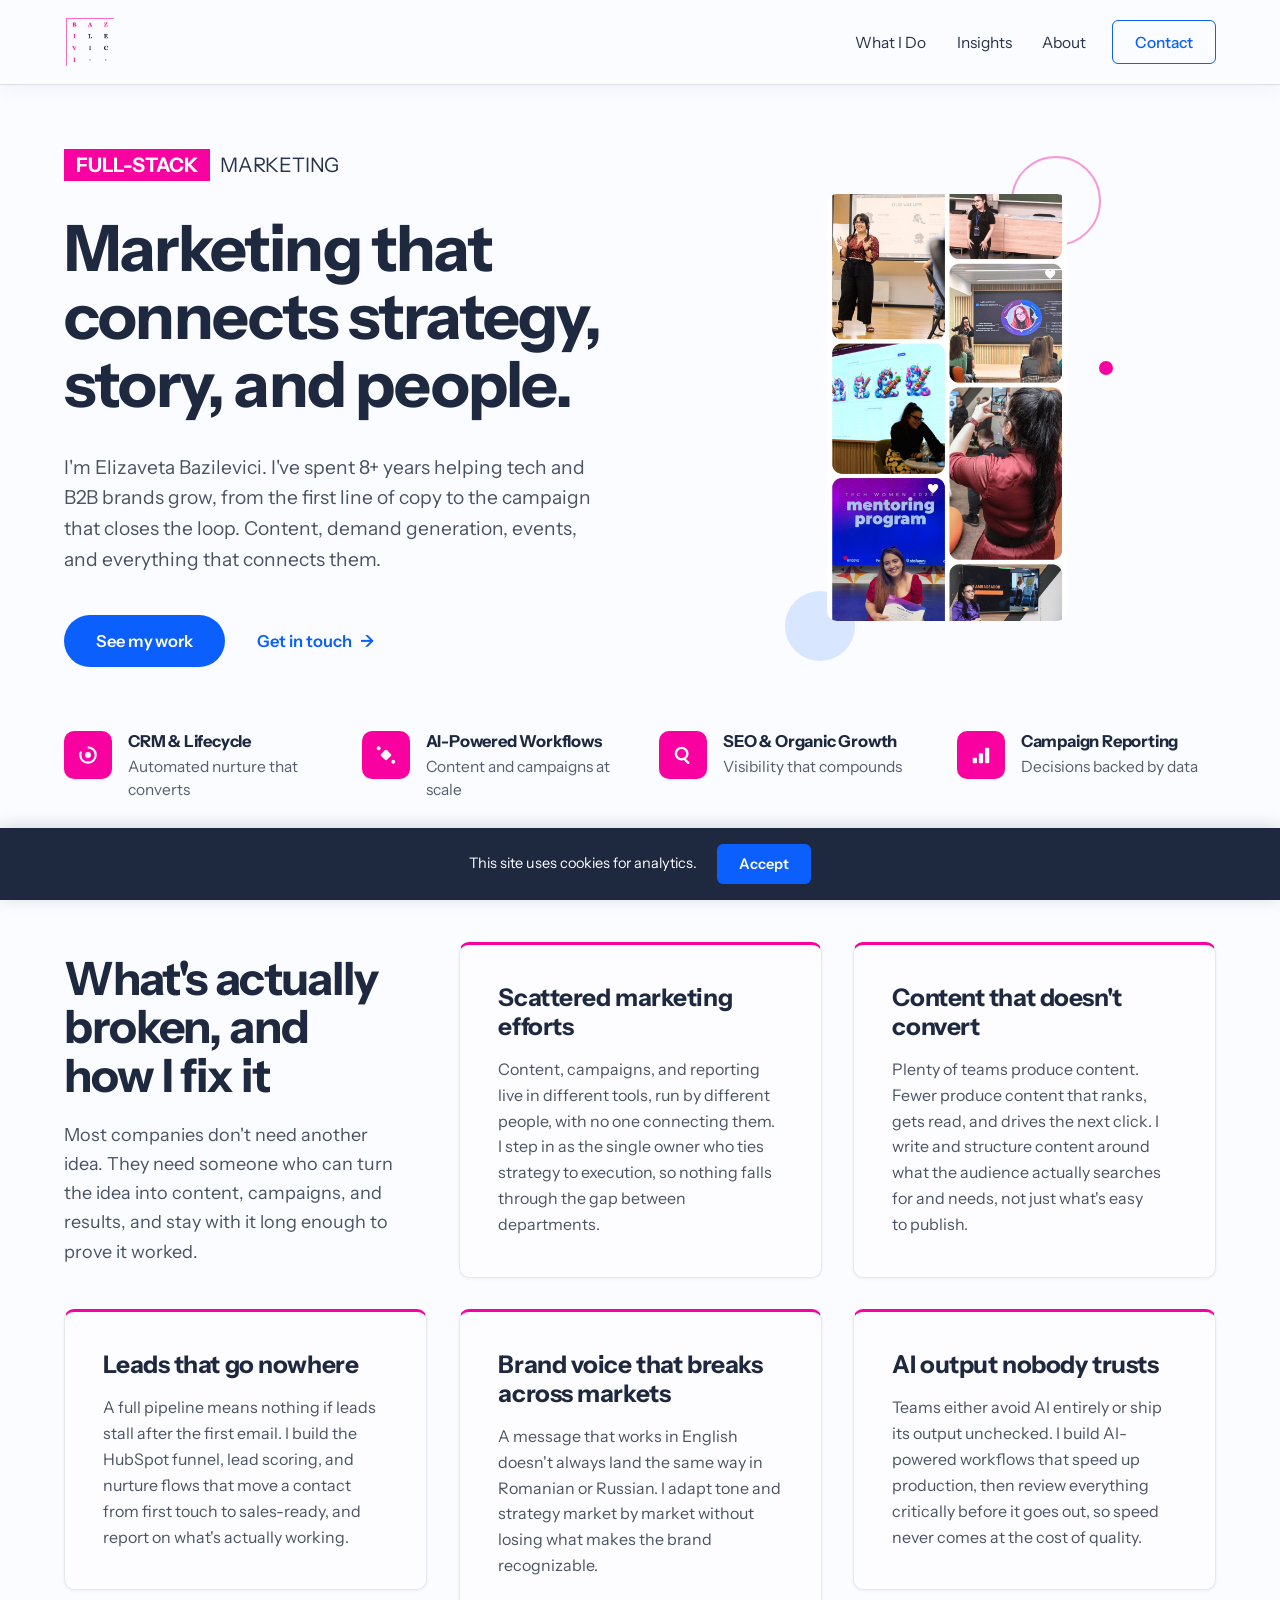
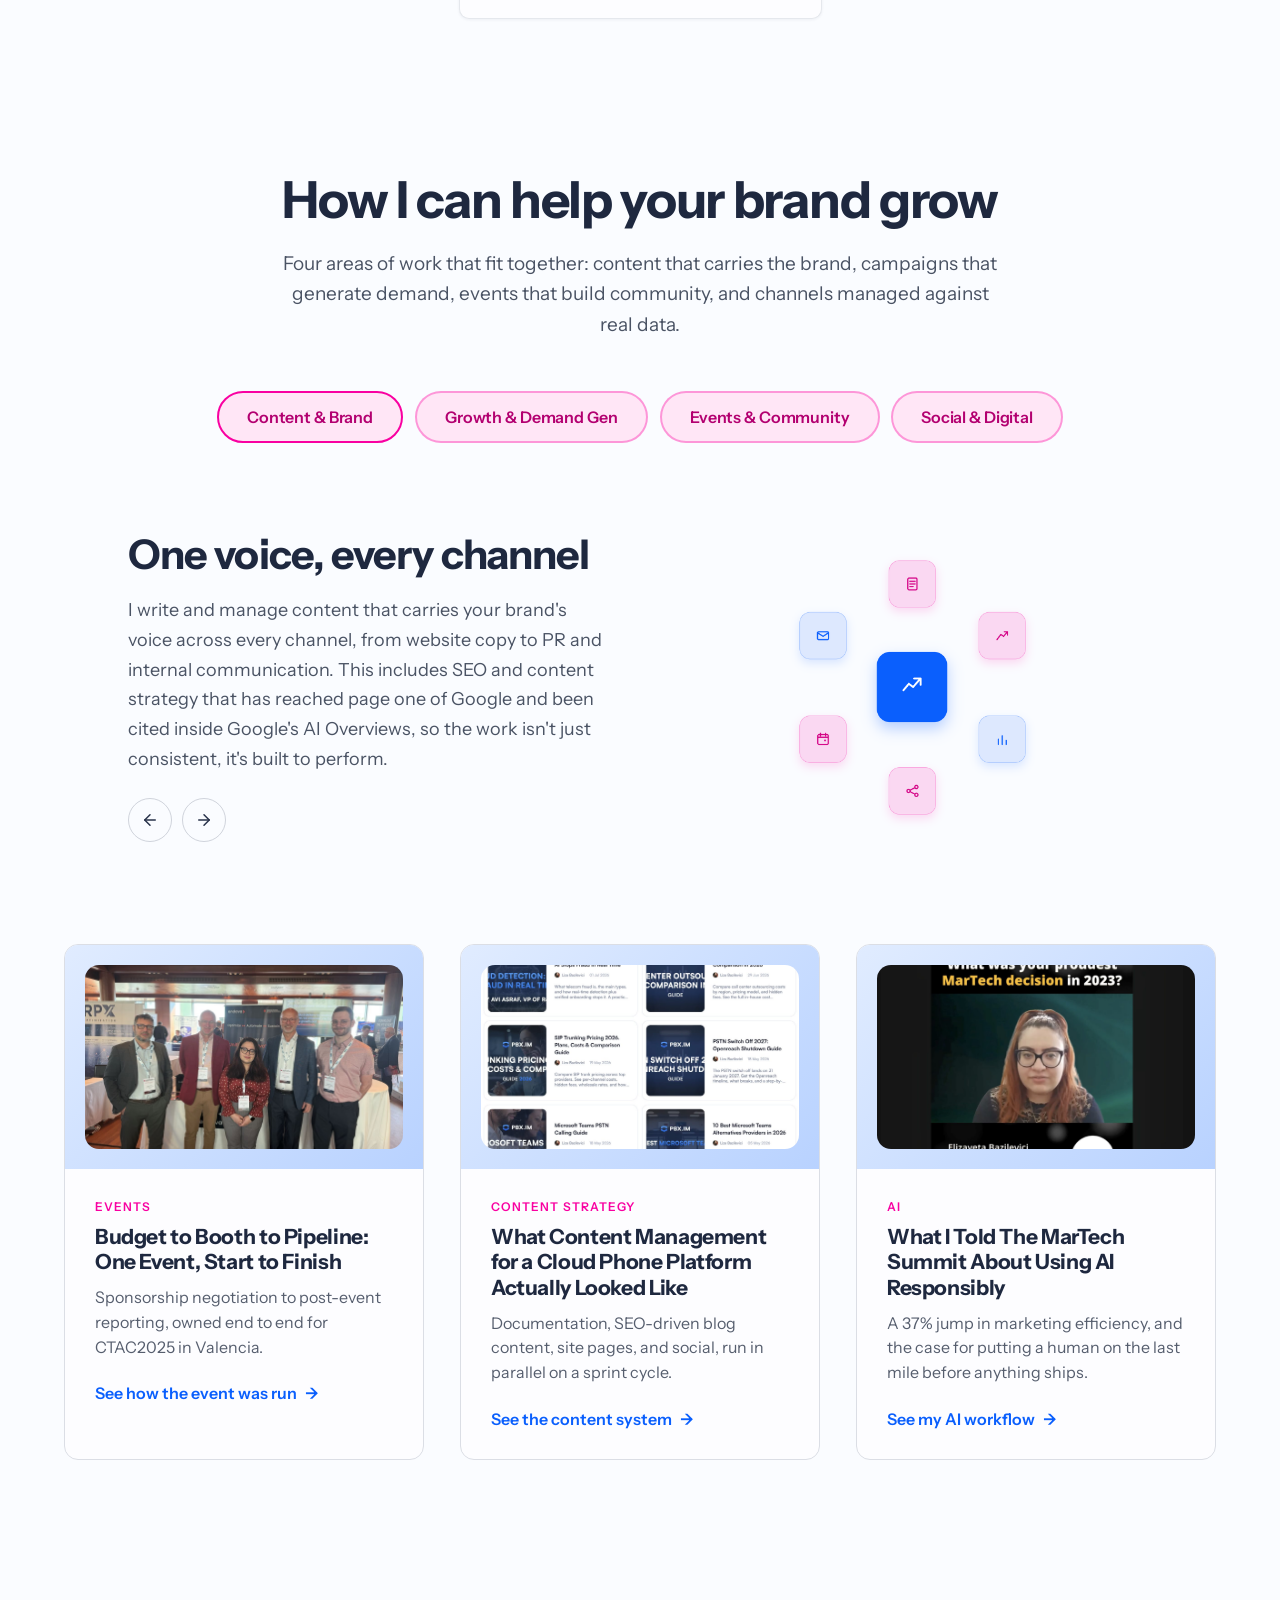
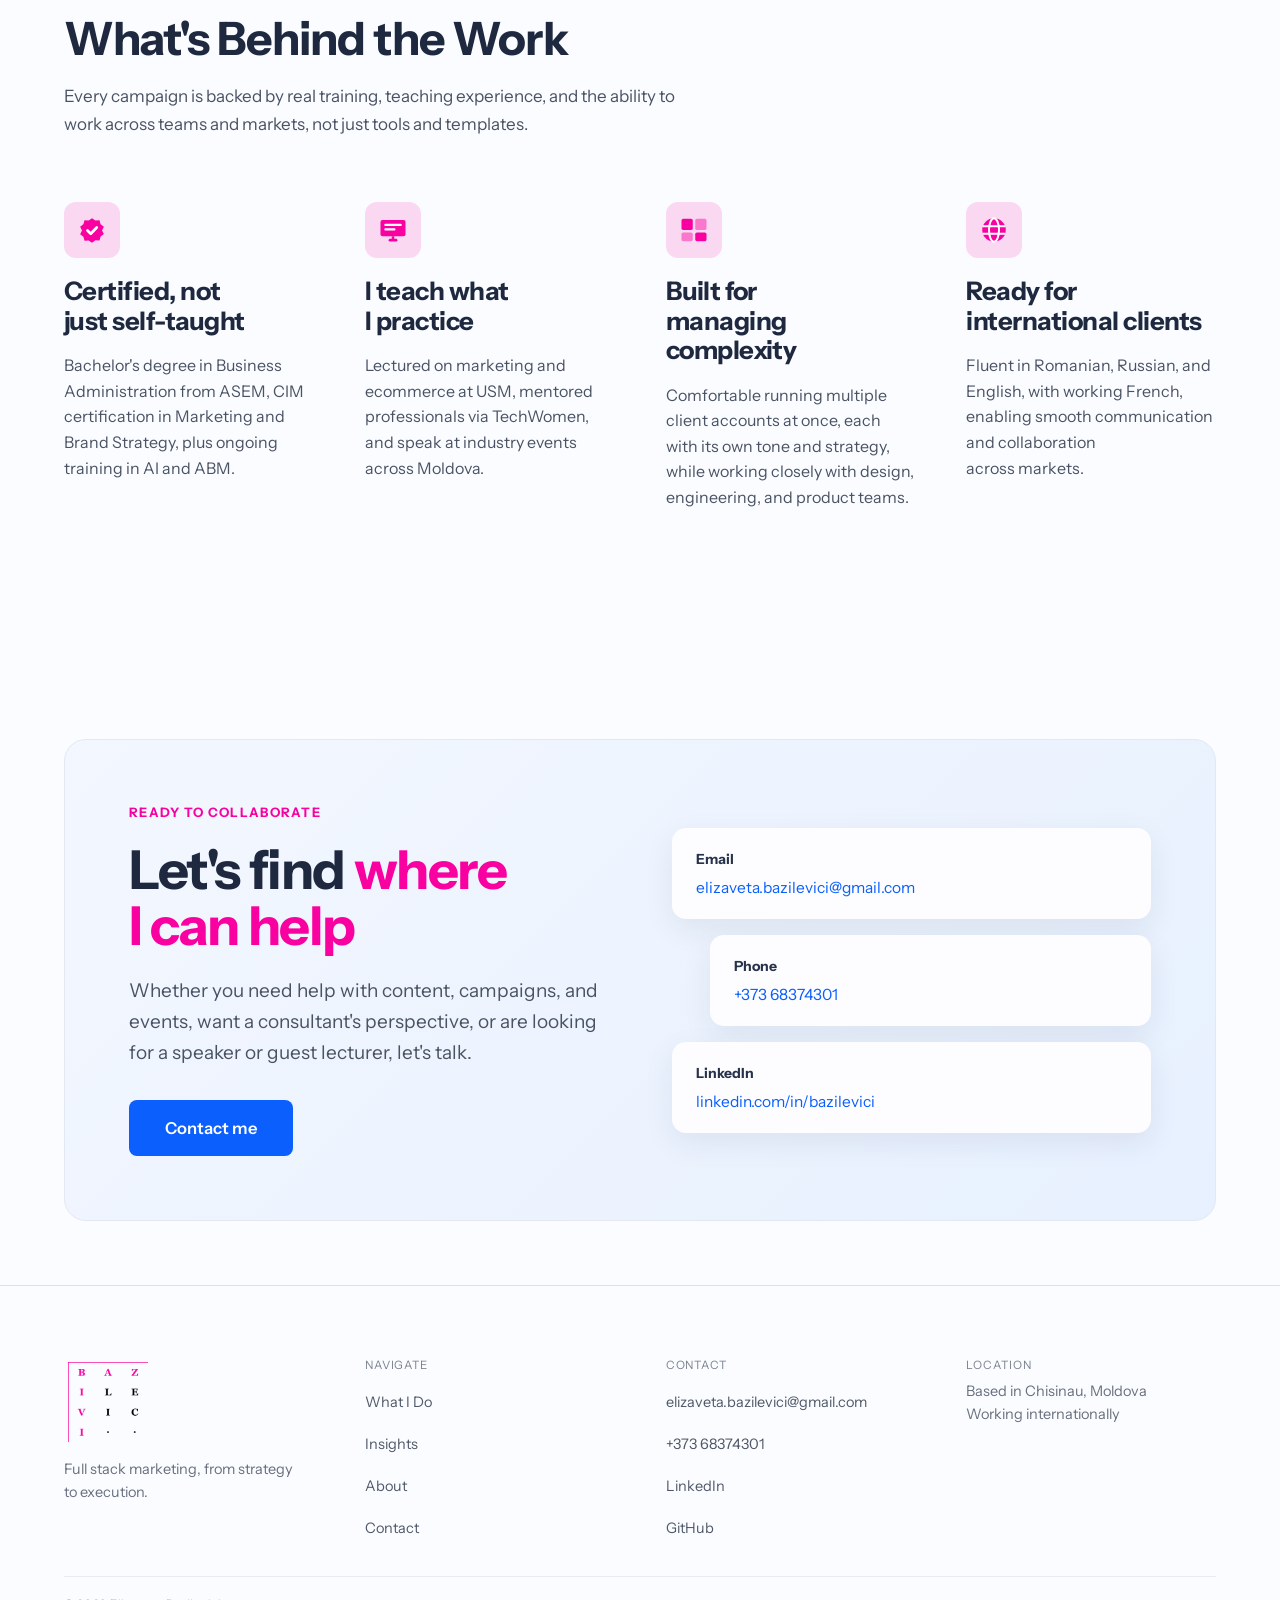
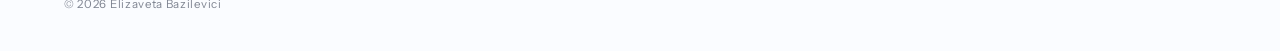
<file: index.html>
<!DOCTYPE html>
<html lang="en">
<head>
<meta charset="utf-8">
<meta name="viewport" content="width=device-width, initial-scale=1">
<title>Elizaveta Bazilevici — Marketing &amp; Event Strategist</title>
<meta name="description" content="Marketing that connects strategy, story, and people. Content, demand generation, events, and everything that connects them.">
<meta property="og:title" content="Elizaveta Bazilevici — Marketing &amp; Event Strategist">
<meta property="og:description" content="Marketing that connects strategy, story, and people. Content, demand generation, events, and everything that connects them.">
<meta property="og:image" content="https://bazilevici.com/assets/img/hero-collage.jpg">
<meta property="og:url" content="https://bazilevici.com/">
<meta property="og:type" content="website">
<meta name="twitter:card" content="summary_large_image">
<meta name="twitter:title" content="Elizaveta Bazilevici — Marketing &amp; Event Strategist">
<meta name="twitter:description" content="Marketing that connects strategy, story, and people. Content, demand generation, events, and everything that connects them.">
<meta name="twitter:image" content="https://bazilevici.com/assets/img/hero-collage.jpg">
<script type="application/ld+json">
{
  "@context": "https://schema.org",
  "@type": "Person",
  "name": "Elizaveta Bazilevici",
  "jobTitle": "Marketing & Event Strategist",
  "url": "https://bazilevici.com/about.html",
  "sameAs": [
    "https://linkedin.com/in/bazilevici",
    "https://github.com/elizavetabaz"
  ]
}
</script>
<link rel="icon" type="image/svg+xml" href="assets/img/favicon.svg">
<link rel="preconnect" href="https://fonts.googleapis.com">
<link rel="preconnect" href="https://fonts.gstatic.com" crossorigin>
<link href="https://fonts.googleapis.com/css2?family=Instrument+Sans:wght@400;500;600;700&display=swap" rel="stylesheet">
<link rel="stylesheet" href="assets/css/style.css">
</head>
<body>

<header class="site-header" id="top">
  <div class="site-header__bar">
    <a href="#top" class="brand-link">
      <img src="assets/img/logo.png" alt="Bazilevici" />
    </a>
    <div class="site-header__actions">
      <nav class="site-nav">
        <a href="#services">What I Do</a>
        <a href="insights.html">Insights</a>
        <a href="about.html">About</a>
      </nav>
      <a href="mailto:elizaveta.bazilevici@gmail.com" class="btn-contact">Contact</a>
      <button type="button" class="menu-toggle" data-menu-toggle aria-label="Toggle navigation">
        <span></span>
        <span></span>
      </button>
    </div>
  </div>
  <nav class="mobile-nav" data-mobile-nav>
    <a href="#services">What I Do</a>
    <a href="insights.html">Insights</a>
    <a href="about.html">About</a>
  </nav>
</header>

<section class="hero">
  <div class="hero__copy">
    <div class="hero__kicker">
      <span class="kicker-pink">Full-stack</span>
      <span class="kicker-ink">marketing</span>
    </div>
    <h1>Marketing that connects strategy, story, and people.</h1>
    <p class="hero__subhead">I'm Elizaveta Bazilevici. I've spent 8+ years helping tech and B2B brands grow, from the first line of copy to the campaign that closes the loop. Content, demand generation, events, and everything that connects them.</p>
    <div class="hero__ctas">
      <a href="#services" class="btn-primary">See my work</a>
      <a href="mailto:elizaveta.bazilevici@gmail.com" class="link-arrow">Get in touch <span>→</span></a>
    </div>
  </div>
  <div class="hero__art">
    <span class="shape shape--ring" aria-hidden="true"></span>
    <span class="shape shape--disc" aria-hidden="true"></span>
    <span class="shape shape--dot" aria-hidden="true"></span>
    <figure>
      <img src="assets/img/hero-collage.jpg" alt="Elizaveta Bazilevici — moments from talks, mentoring, and workshops" />
    </figure>
  </div>
</section>

<section class="capability-strip">
  <div class="capability-item" data-reveal>
    <div class="capability-item__icon">
      <svg width="22" height="22" viewBox="0 0 24 24" aria-hidden="true"><circle cx="12" cy="12" r="8.4" fill="none" stroke="currentColor" stroke-width="2.4" stroke-dasharray="30 9"/><circle cx="12" cy="12" r="3.2" fill="currentColor"/></svg>
    </div>
    <div class="capability-item__text">
      <div class="capability-item__title">CRM &amp; Lifecycle</div>
      <div class="capability-item__desc">Automated nurture that converts</div>
    </div>
  </div>
  <div class="capability-item" data-reveal style="transition-delay: 60ms">
    <div class="capability-item__icon">
      <svg width="22" height="22" viewBox="0 0 24 24" aria-hidden="true"><rect x="7.5" y="7.5" width="9" height="9" rx="1.5" transform="rotate(45 12 12)" fill="currentColor"/><circle cx="4" cy="4.6" r="2.1" fill="currentColor"/><circle cx="20" cy="19.4" r="2.1" fill="currentColor"/></svg>
    </div>
    <div class="capability-item__text">
      <div class="capability-item__title">AI-Powered Workflows</div>
      <div class="capability-item__desc">Content and campaigns at scale</div>
    </div>
  </div>
  <div class="capability-item" data-reveal style="transition-delay: 120ms">
    <div class="capability-item__icon">
      <svg width="22" height="22" viewBox="0 0 24 24" aria-hidden="true"><circle cx="10.5" cy="10.5" r="6.3" fill="none" stroke="currentColor" stroke-width="2.6"/><rect x="14.6" y="15.6" width="7" height="2.6" rx="1.3" transform="rotate(45 14.6 15.6)" fill="currentColor"/></svg>
    </div>
    <div class="capability-item__text">
      <div class="capability-item__title">SEO &amp; Organic Growth</div>
      <div class="capability-item__desc">Visibility that compounds</div>
    </div>
  </div>
  <div class="capability-item" data-reveal style="transition-delay: 180ms">
    <div class="capability-item__icon">
      <svg width="22" height="22" viewBox="0 0 24 24" aria-hidden="true"><rect x="3" y="15" width="4.6" height="6" rx="1" fill="currentColor"/><rect x="9.7" y="10" width="4.6" height="11" rx="1" fill="currentColor"/><rect x="16.4" y="4" width="4.6" height="17" rx="1" fill="currentColor"/></svg>
    </div>
    <div class="capability-item__text">
      <div class="capability-item__title">Campaign Reporting</div>
      <div class="capability-item__desc">Decisions backed by data</div>
    </div>
  </div>
</section>

<section id="about" class="broken">
  <div class="broken__intro" data-reveal>
    <h2>What's actually broken, and how I fix it</h2>
    <p>Most companies don't need another idea. They need someone who can turn the idea into content, campaigns, and results, and stay with it long enough to prove it worked.</p>
  </div>

  <div class="broken-card" data-reveal data-magnet-card data-tilt="1">
    <h3>Scattered marketing efforts</h3>
    <p>Content, campaigns, and reporting live in different tools, run by different people, with no one connecting them. I step in as the single owner who ties strategy to execution, so nothing falls through the gap between departments.</p>
  </div>
  <div class="broken-card" data-reveal data-magnet-card data-tilt="2">
    <h3>Content that doesn't convert</h3>
    <p>Plenty of teams produce content. Fewer produce content that ranks, gets read, and drives the next click. I write and structure content around what the audience actually searches for and needs, not just what's easy to publish.</p>
  </div>
  <div class="broken-card" data-reveal data-magnet-card data-tilt="3">
    <h3>Leads that go nowhere</h3>
    <p>A full pipeline means nothing if leads stall after the first email. I build the HubSpot funnel, lead scoring, and nurture flows that move a contact from first touch to sales-ready, and report on what's actually working.</p>
  </div>
  <div class="broken-card" data-reveal data-magnet-card data-tilt="4">
    <h3>Brand voice that breaks across markets</h3>
    <p>A message that works in English doesn't always land the same way in Romanian or Russian. I adapt tone and strategy market by market without losing what makes the brand recognizable.</p>
  </div>
  <div class="broken-card" data-reveal data-magnet-card data-tilt="5">
    <h3>AI output nobody trusts</h3>
    <p>Teams either avoid AI entirely or ship its output unchecked. I build AI-powered workflows that speed up production, then review everything critically before it goes out, so speed never comes at the cost of quality.</p>
  </div>
</section>

<section id="services" class="services">
  <div class="services__intro" data-reveal>
    <h2>How I can help your brand grow</h2>
    <p>Four areas of work that fit together: content that carries the brand, campaigns that generate demand, events that build community, and channels managed against real data.</p>
  </div>

  <div class="service-tabs" role="tablist" data-service-tabs data-reveal style="transition-delay: 80ms">
    <button type="button" role="tab" class="service-tab is-active" data-service-tab data-magnet
      data-title="One voice, every channel"
      data-body="I write and manage content that carries your brand's voice across every channel, from website copy to PR and internal communication. This includes SEO and content strategy that has reached page one of Google and been cited inside Google's AI Overviews, so the work isn't just consistent, it's built to perform.">Content &amp; Brand</button>
    <button type="button" role="tab" class="service-tab" data-service-tab data-magnet
      data-title="Campaigns that convert, built on real funnel data"
      data-body="I own the full demand generation process in HubSpot, from lead scoring and segmentation to automated nurture flows and A/B tested email campaigns. One client project grew from launch to over 750 paying clients in 11 months through organic strategy alone, with no paid acquisition involved.">Growth &amp; Demand Gen</button>
    <button type="button" role="tab" class="service-tab" data-service-tab data-magnet
      data-title="Experiences that leave a mark, from planning to follow-up"
      data-body="I've managed events and conferences end to end, from logistics and partner coordination to speaker support and post-event analysis. This includes large tech conferences as well as smaller webinars, always with a clear communication strategy behind them.">Events &amp; Community</button>
    <button type="button" role="tab" class="service-tab" data-service-tab data-magnet
      data-title="Presence backed by data, not guesswork"
      data-body="I manage social channels with clear KPIs and regular performance reporting, adjusting strategy based on what the numbers actually show. This includes brand reputation and employer branding work that measurably improved online perception and engagement.">Social &amp; Digital</button>
  </div>

  <div class="services__panel">
    <div class="services__panel-text">
      <h3 data-service-title>One voice, every channel</h3>
      <p data-service-body>I write and manage content that carries your brand's voice across every channel, from website copy to PR and internal communication. This includes SEO and content strategy that has reached page one of Google and been cited inside Google's AI Overviews, so the work isn't just consistent, it's built to perform.</p>
      <div class="services__panel-nav">
        <button type="button" data-service-prev aria-label="Previous service">
          <svg width="18" height="18" viewBox="0 0 24 24" fill="none" stroke="currentColor" stroke-width="2" stroke-linecap="round" stroke-linejoin="round"><line x1="19" y1="12" x2="5" y2="12"/><polyline points="12 19 5 12 12 5"/></svg>
        </button>
        <button type="button" data-service-next aria-label="Next service">
          <svg width="18" height="18" viewBox="0 0 24 24" fill="none" stroke="currentColor" stroke-width="2" stroke-linecap="round" stroke-linejoin="round"><line x1="5" y1="12" x2="19" y2="12"/><polyline points="12 5 19 12 12 19"/></svg>
        </button>
      </div>
    </div>
    <div class="services__panel-image">
      <img src="assets/img/capability-cluster.png" alt="Capability cluster diagram" />
    </div>
  </div>
</section>

<section id="featured-work" class="featured-work">
  <div class="work-grid">
    <a href="insights-budget-to-booth-to-pipeline.html" class="work-card" data-reveal>
      <div class="work-card__media">
        <img src="assets/img/work-budget-to-booth.jpg" alt="Budget to Booth to Pipeline: One Event, Start to Finish" onerror="this.style.display='none'" />
      </div>
      <div class="work-card__body">
        <div class="work-card__kind">Events</div>
        <h3 class="work-card__title">Budget to Booth to Pipeline: One Event, Start to Finish</h3>
        <p class="work-card__outcome">Sponsorship negotiation to post-event reporting, owned end to end for CTAC2025 in Valencia.</p>
        <span class="work-card__cta">See how the event was run <span>→</span></span>
      </div>
    </a>
    <a href="insights-content-management-for-a-cloud-phone-platform.html" class="work-card" data-reveal style="transition-delay: 70ms">
      <div class="work-card__media">
        <img src="assets/img/work-content-management.jpg" alt="What Content Management for a Cloud Phone Platform Actually Looked Like" onerror="this.style.display='none'" />
      </div>
      <div class="work-card__body">
        <div class="work-card__kind">Content strategy</div>
        <h3 class="work-card__title">What Content Management for a Cloud Phone Platform Actually Looked Like</h3>
        <p class="work-card__outcome">Documentation, SEO-driven blog content, site pages, and social, run in parallel on a sprint cycle.</p>
        <span class="work-card__cta">See the content system <span>→</span></span>
      </div>
    </a>
    <a href="insights-ai-output-nobody-trusts.html" class="work-card" data-reveal style="transition-delay: 140ms">
      <div class="work-card__media">
        <img src="assets/img/work-ai-output.jpg" alt="What I Told The MarTech Summit About Using AI Responsibly" onerror="this.style.display='none'" />
      </div>
      <div class="work-card__body">
        <div class="work-card__kind">AI</div>
        <h3 class="work-card__title">What I Told The MarTech Summit About Using AI Responsibly</h3>
        <p class="work-card__outcome">A 37% jump in marketing efficiency, and the case for putting a human on the last mile before anything ships.</p>
        <span class="work-card__cta">See my AI workflow <span>→</span></span>
      </div>
    </a>
  </div>
</section>

<section id="work" class="behind-work">
  <div class="behind-work__intro" data-reveal>
    <h2>What's Behind the Work</h2>
    <p>Every campaign is backed by real training, teaching experience, and the ability to work across teams and markets, not just tools and templates.</p>
  </div>

  <div class="behind-grid">
    <div class="behind-card" data-reveal>
      <div class="behind-card__icon">
        <svg width="30" height="30" viewBox="0 0 24 24" aria-hidden="true"><path d="M12 2.5l2.7 1.9 3.3-.2.9 3.2 2.6 2-1.5 2.9 1.5 2.9-2.6 2-.9 3.2-3.3-.2L12 22.2l-2.7-1.9-3.3.2-.9-3.2-2.6-2L4 12.3 2.5 9.4l2.6-2 .9-3.2 3.3.2z" fill="currentColor"/><path d="M8.4 12.4l2.6 2.6 4.8-5" fill="none" stroke="oklch(0.995 0.002 265)" stroke-width="2.2" stroke-linecap="round" stroke-linejoin="round"/></svg>
      </div>
      <h3>Certified, not<br>just self-taught</h3>
      <p>Bachelor's degree in Business Administration from ASEM, CIM certification in Marketing and Brand Strategy, plus ongoing training in AI and ABM.</p>
    </div>
    <div class="behind-card" data-reveal style="transition-delay: 60ms">
      <div class="behind-card__icon">
        <svg width="30" height="30" viewBox="0 0 24 24" aria-hidden="true"><rect x="2" y="4" width="20" height="13" rx="1.6" fill="currentColor"/><rect x="5" y="7" width="14" height="1.8" rx="0.9" fill="oklch(0.995 0.002 265)"/><rect x="5" y="10.6" width="9" height="1.8" rx="0.9" fill="oklch(0.995 0.002 265)"/><rect x="8.5" y="19" width="7" height="2.2" rx="1.1" fill="currentColor"/><rect x="11" y="17" width="2" height="3" fill="currentColor"/></svg>
      </div>
      <h3>I teach what<br>I practice</h3>
      <p>Lectured on marketing and ecommerce at USM, mentored professionals via TechWomen, and speak at industry events across Moldova.</p>
    </div>
    <div class="behind-card" data-reveal style="transition-delay: 120ms">
      <div class="behind-card__icon">
        <svg width="30" height="30" viewBox="0 0 24 24" aria-hidden="true"><rect x="2" y="3" width="9" height="9" rx="1.4" fill="currentColor"/><rect x="13" y="3" width="9" height="9" rx="1.4" fill="currentColor" opacity="0.45"/><rect x="2" y="14" width="9" height="7" rx="1.4" fill="currentColor" opacity="0.45"/><rect x="13" y="14" width="9" height="7" rx="1.4" fill="currentColor"/></svg>
      </div>
      <h3>Built for<br>managing complexity</h3>
      <p>Comfortable running multiple client accounts at once, each with its own tone and strategy, while working closely with design, engineering, and product teams.</p>
    </div>
    <div class="behind-card" data-reveal style="transition-delay: 180ms">
      <div class="behind-card__icon">
        <svg width="30" height="30" viewBox="0 0 24 24" aria-hidden="true"><circle cx="12" cy="12" r="9.4" fill="currentColor"/><ellipse cx="12" cy="12" rx="4" ry="9.4" fill="none" stroke="oklch(0.995 0.002 265)" stroke-width="1.6"/><path d="M3 9h18M3 15h18" stroke="oklch(0.995 0.002 265)" stroke-width="1.6"/></svg>
      </div>
      <h3>Ready for<br>international clients</h3>
      <p>Fluent in Romanian, Russian, and English, with working French, enabling smooth communication and collaboration across markets.</p>
    </div>
  </div>
</section>

<section id="contact" class="contact">
  <div class="contact__panel">
    <div class="contact__copy">
      <div class="contact__eyebrow">Ready to collaborate</div>
      <h2>Let's find <span>where I can help</span></h2>
      <p>Whether you need help with content, campaigns, and events, want a consultant's perspective, or are looking for a speaker or guest lecturer, let's talk.</p>
      <div class="contact__cta">
        <a href="mailto:elizaveta.bazilevici@gmail.com" class="btn-contact-cta">Contact me</a>
      </div>
    </div>
    <div class="contact__cards">
      <div class="contact-tile">
        <div class="contact-tile__label">Email</div>
        <a href="mailto:elizaveta.bazilevici@gmail.com">elizaveta.bazilevici@gmail.com</a>
      </div>
      <div class="contact-tile contact-tile--offset">
        <div class="contact-tile__label">Phone</div>
        <a href="tel:+37368374301">+373 68374301</a>
      </div>
      <div class="contact-tile">
        <div class="contact-tile__label">LinkedIn</div>
        <a href="https://linkedin.com/in/bazilevici" target="_blank" rel="noopener noreferrer">linkedin.com/in/bazilevici</a>
      </div>
    </div>
  </div>
</section>

<footer class="site-footer">
  <div class="site-footer__grid">
    <div class="site-footer__brand">
      <a href="#top"><img src="assets/img/logo.png" alt="Bazilevici" /></a>
      <p>Full stack marketing, from strategy to execution.</p>
    </div>

    <nav>
      <div class="site-footer__label">Navigate</div>
      <a href="#services">What I Do</a>
      <a href="insights.html">Insights</a>
      <a href="about.html">About</a>
      <a href="mailto:elizaveta.bazilevici@gmail.com">Contact</a>
    </nav>

    <div class="site-footer__contact">
      <div class="site-footer__label">Contact</div>
      <a href="mailto:elizaveta.bazilevici@gmail.com">elizaveta.bazilevici@gmail.com</a>
      <a href="tel:+37368374301">+373 68374301</a>
      <a href="https://linkedin.com/in/bazilevici" target="_blank" rel="noopener noreferrer">LinkedIn</a>
      <a href="https://github.com/elizavetabaz" target="_blank" rel="noopener noreferrer">GitHub</a>
    </div>

    <div class="site-footer__location">
      <div class="site-footer__label">Location</div>
      <p>Based in Chisinau, Moldova<br>Working internationally</p>
    </div>
  </div>
  <div class="site-footer__bottom">
    <div class="site-footer__copyright">© 2026 Elizaveta Bazilevici</div>
  </div>
</footer>

<script src="assets/js/main.js"></script>
</body>
</html>
</file>
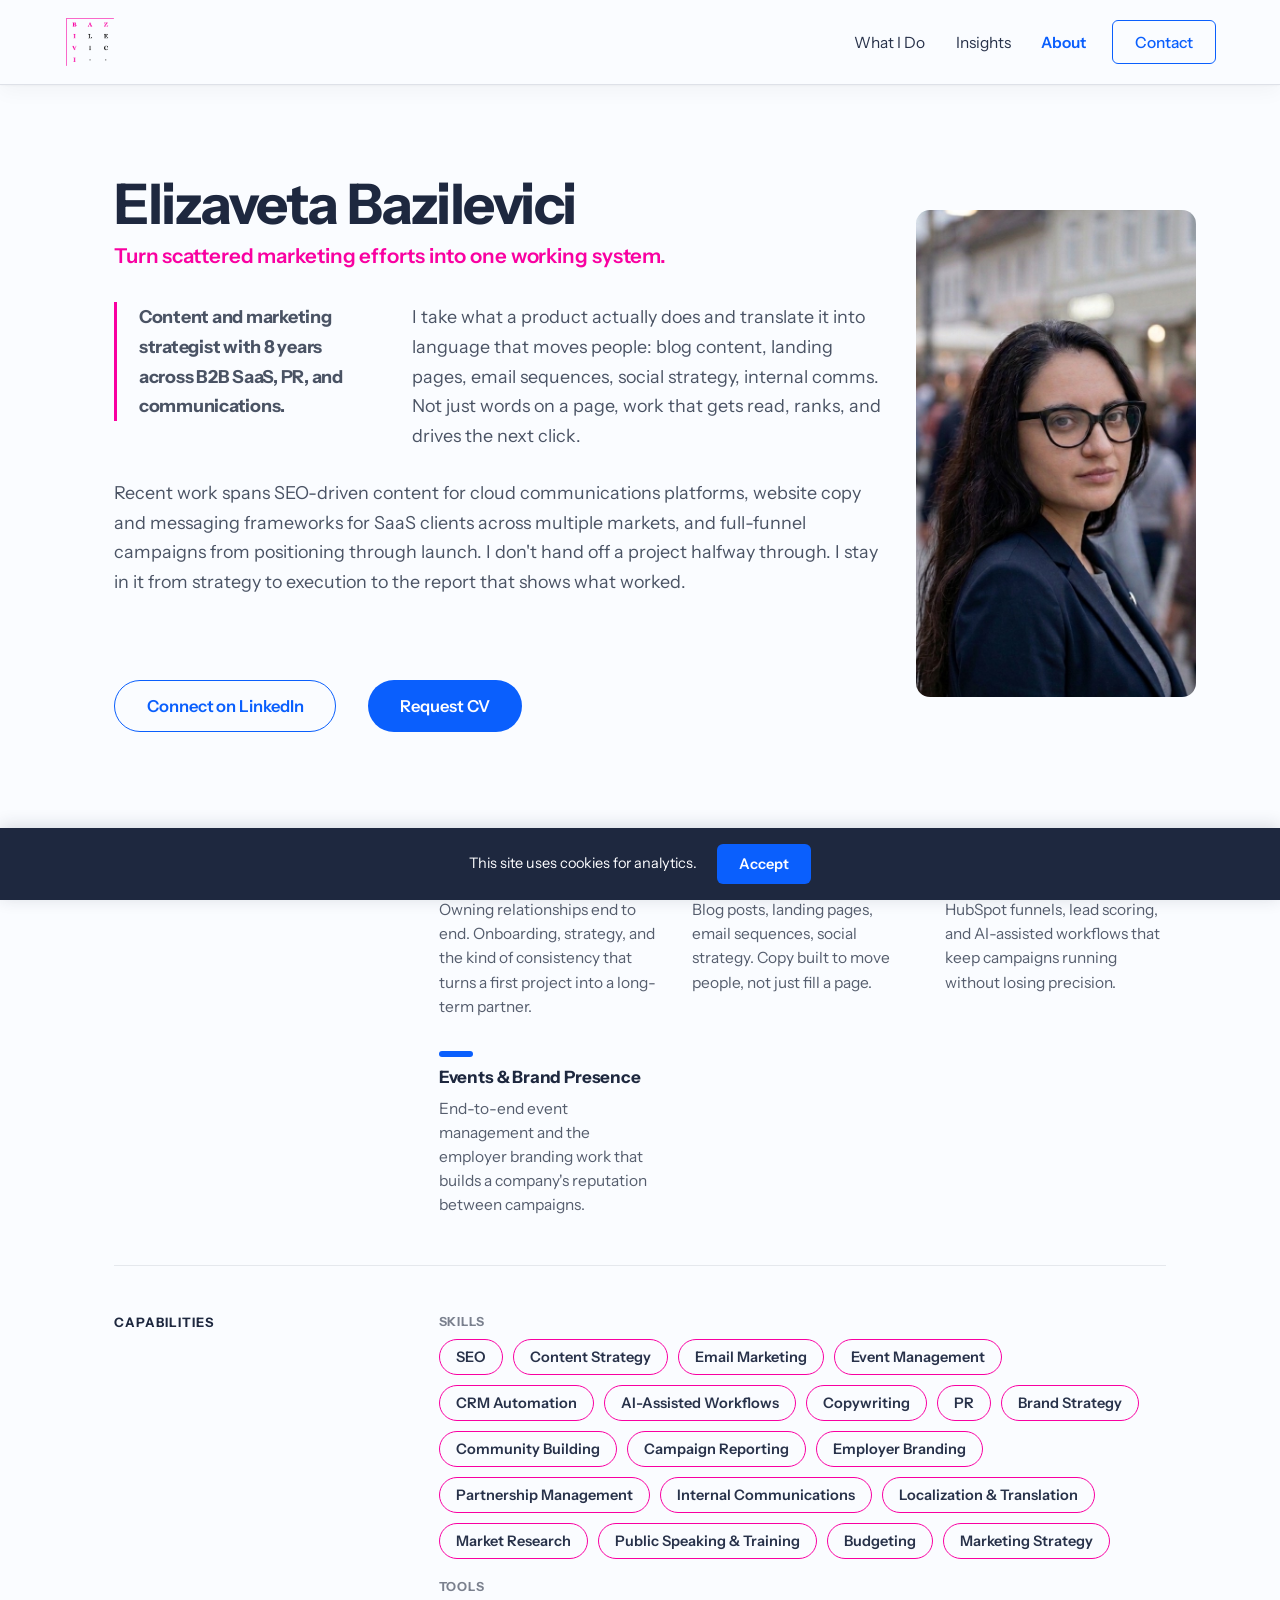
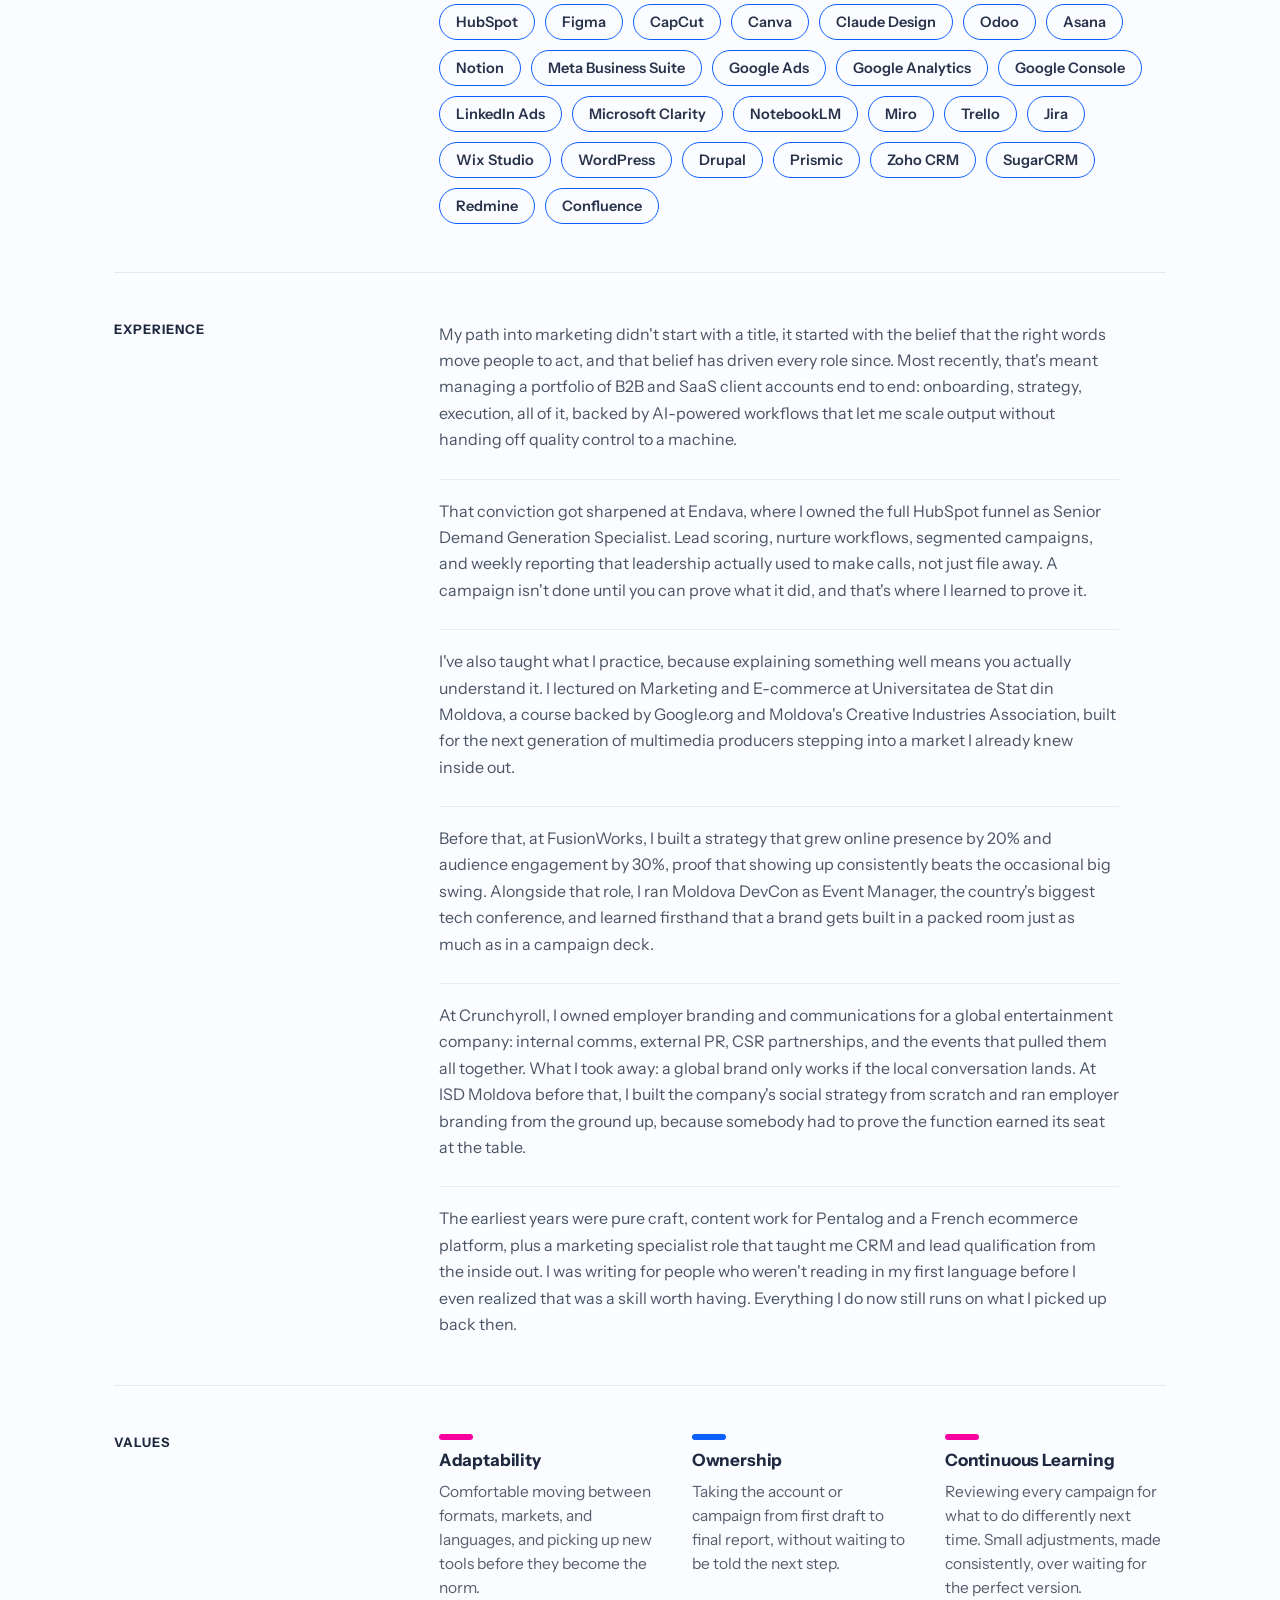
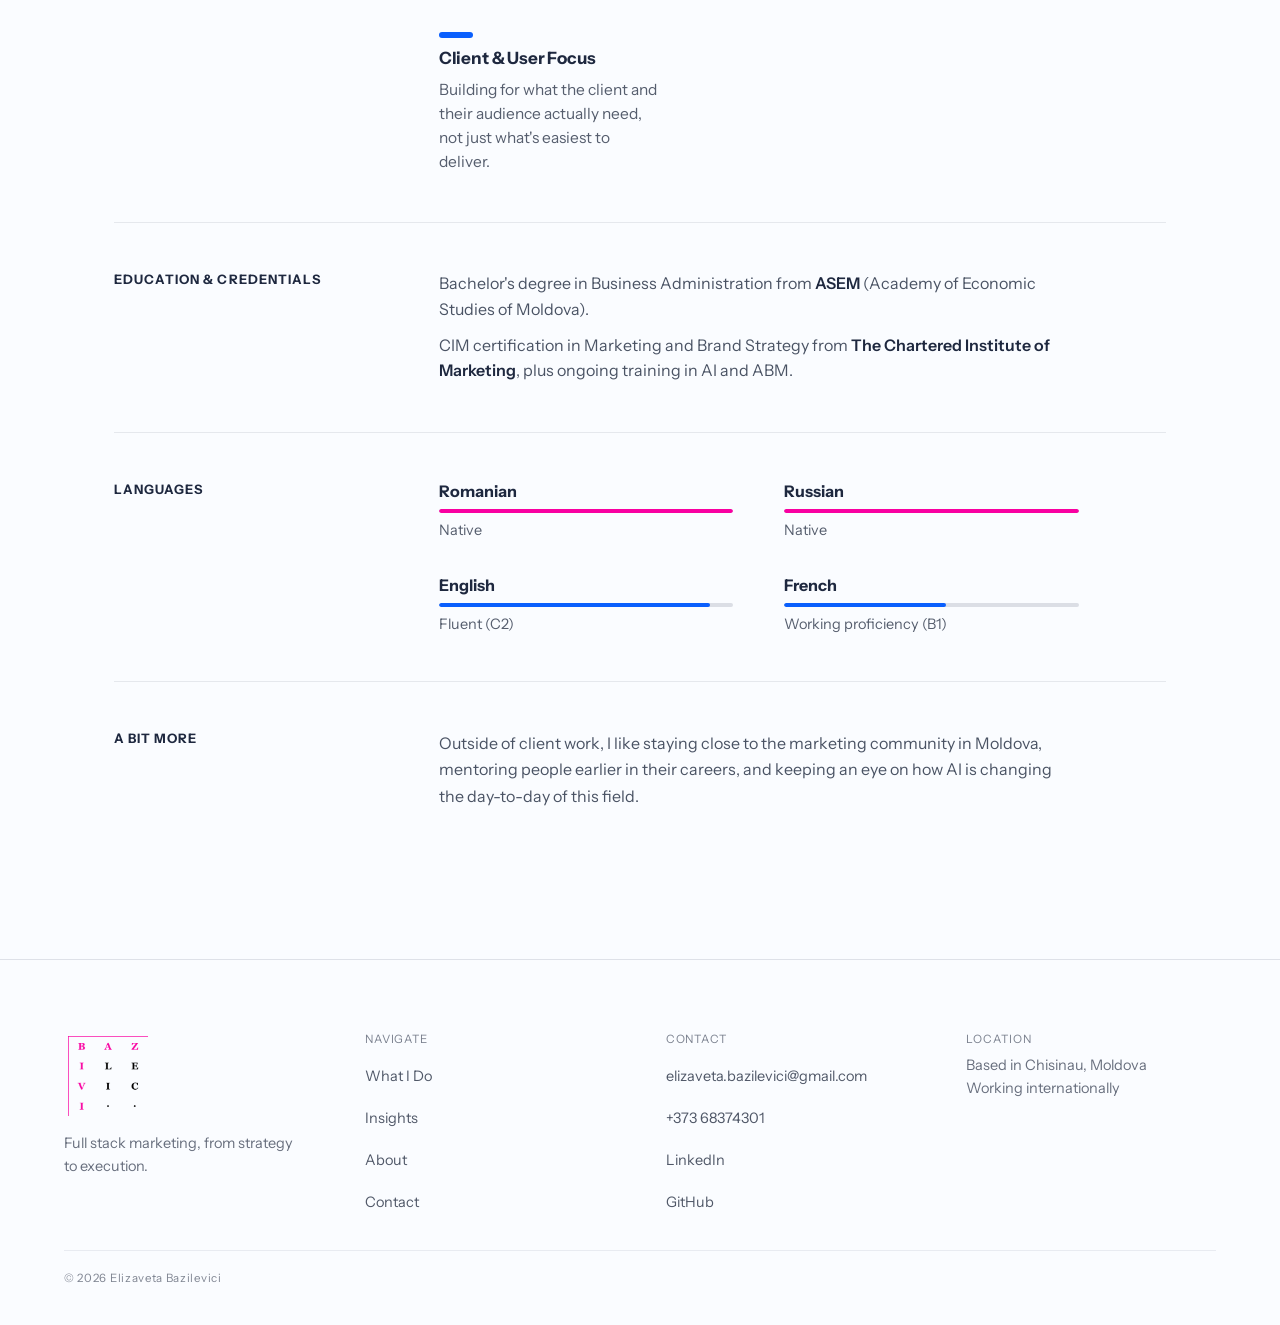
<file: about.html>
<!DOCTYPE html>
<html lang="en">
<head>
<meta charset="utf-8">
<meta name="viewport" content="width=device-width, initial-scale=1">
<title>About — Elizaveta Bazilevici</title>
<meta name="description" content="Content and marketing strategist with 8 years across B2B SaaS, PR, and communications.">
<meta property="og:title" content="About — Elizaveta Bazilevici">
<meta property="og:description" content="Content and marketing strategist with 8 years across B2B SaaS, PR, and communications.">
<meta property="og:image" content="https://bazilevici.com/assets/img/eb-headshot.jpg">
<meta property="og:url" content="https://bazilevici.com/about.html">
<meta property="og:type" content="website">
<meta name="twitter:card" content="summary_large_image">
<meta name="twitter:title" content="About — Elizaveta Bazilevici">
<meta name="twitter:description" content="Content and marketing strategist with 8 years across B2B SaaS, PR, and communications.">
<meta name="twitter:image" content="https://bazilevici.com/assets/img/eb-headshot.jpg">
<script type="application/ld+json">
{
  "@context": "https://schema.org",
  "@type": "Person",
  "name": "Elizaveta Bazilevici",
  "jobTitle": "Marketing & Event Strategist",
  "url": "https://bazilevici.com/about.html",
  "sameAs": [
    "https://linkedin.com/in/bazilevici",
    "https://github.com/elizavetabaz"
  ]
}
</script>
<link rel="icon" type="image/svg+xml" href="assets/img/favicon.svg">
<link rel="preconnect" href="https://fonts.googleapis.com">
<link rel="preconnect" href="https://fonts.gstatic.com" crossorigin>
<link href="https://fonts.googleapis.com/css2?family=Instrument+Sans:wght@400;500;600;700&display=swap" rel="stylesheet">
<link rel="stylesheet" href="assets/css/style.css">
</head>
<body>

<header class="site-header" id="top">
  <div class="site-header__bar">
    <a href="index.html#top" class="brand-link">
      <img src="assets/img/logo.png" alt="Bazilevici" />
    </a>
    <div class="site-header__actions">
      <nav class="site-nav">
        <a href="index.html#services">What I Do</a>
        <a href="insights.html">Insights</a>
        <a href="about.html" class="is-active">About</a>
      </nav>
      <a href="mailto:elizaveta.bazilevici@gmail.com" class="btn-contact">Contact</a>
      <button type="button" class="menu-toggle" data-menu-toggle aria-label="Toggle navigation">
        <span></span>
        <span></span>
      </button>
    </div>
  </div>
  <nav class="mobile-nav" data-mobile-nav>
    <a href="index.html#services">What I Do</a>
    <a href="insights.html">Insights</a>
    <a href="about.html" class="is-active">About</a>
  </nav>
</header>

<section class="about-hero">
  <div>
    <h1>Elizaveta Bazilevici</h1>
    <div class="about-hero__tagline">Turn scattered marketing efforts into one working system.</div>
    <div class="about-hero__copy">
      <div class="about-hero__lede">
        <div class="about-hero__lede-mark">
          <p>Content and marketing strategist with 8 years across B2B SaaS, PR, and communications.</p>
        </div>
        <p>I take what a product actually does and translate it into language that moves people: blog content, landing pages, email sequences, social strategy, internal comms. Not just words on a page, work that gets read, ranks, and drives the next click.</p>
      </div>
      <p>Recent work spans SEO-driven content for cloud communications platforms, website copy and messaging frameworks for SaaS clients across multiple markets, and full-funnel campaigns from positioning through launch. I don't hand off a project halfway through. I stay in it from strategy to execution to the report that shows what worked.</p>
      <div class="about-cta-row">
        <a href="https://linkedin.com/in/bazilevici" target="_blank" rel="noopener noreferrer" class="btn-outline-pill">Connect on LinkedIn</a>
        <a href="mailto:elizaveta.bazilevici@gmail.com" class="btn-solid-pill">Request CV</a>
      </div>
    </div>
  </div>
  <div class="about-hero__photo">
    <img src="assets/img/eb-headshot.jpg" alt="Elizaveta Bazilevici" />
  </div>
</section>

<section class="about-sections">

  <div class="about-row">
    <div class="about-label-col">What I Do</div>
    <div class="about-mini-grid">
      <div class="about-mini-card">
        <div class="about-mini-card__bar about-mini-card__bar--pink"></div>
        <h3>Client &amp; Account Growth</h3>
        <p>Owning relationships end to end. Onboarding, strategy, and the kind of consistency that turns a first project into a long-term partner.</p>
      </div>
      <div class="about-mini-card">
        <div class="about-mini-card__bar about-mini-card__bar--blue"></div>
        <h3>Content That Converts</h3>
        <p>Blog posts, landing pages, email sequences, social strategy. Copy built to move people, not just fill a page.</p>
      </div>
      <div class="about-mini-card">
        <div class="about-mini-card__bar about-mini-card__bar--pink"></div>
        <h3>Marketing Automation</h3>
        <p>HubSpot funnels, lead scoring, and AI-assisted workflows that keep campaigns running without losing precision.</p>
      </div>
      <div class="about-mini-card">
        <div class="about-mini-card__bar about-mini-card__bar--blue"></div>
        <h3>Events &amp; Brand Presence</h3>
        <p>End-to-end event management and the employer branding work that builds a company's reputation between campaigns.</p>
      </div>
    </div>
  </div>

  <div class="about-row">
    <div class="about-label-col">CAPABILITIES</div>
    <div class="about-capabilities">
      <div>
        <div class="about-capabilities__label">Skills</div>
        <div class="pill-row">
          <span class="pill pill--skill" data-magnet-pill="pink">SEO</span>
          <span class="pill pill--skill" data-magnet-pill="pink">Content Strategy</span>
          <span class="pill pill--skill" data-magnet-pill="pink">Email Marketing</span>
          <span class="pill pill--skill" data-magnet-pill="pink">Event Management</span>
          <span class="pill pill--skill" data-magnet-pill="pink">CRM Automation</span>
          <span class="pill pill--skill" data-magnet-pill="pink">AI-Assisted Workflows</span>
          <span class="pill pill--skill" data-magnet-pill="pink">Copywriting</span>
          <span class="pill pill--skill" data-magnet-pill="pink">PR</span>
          <span class="pill pill--skill" data-magnet-pill="pink">Brand Strategy</span>
          <span class="pill pill--skill" data-magnet-pill="pink">Community Building</span>
          <span class="pill pill--skill" data-magnet-pill="pink">Campaign Reporting</span>
          <span class="pill pill--skill" data-magnet-pill="pink">Employer Branding</span>
          <span class="pill pill--skill" data-magnet-pill="pink">Partnership Management</span>
          <span class="pill pill--skill" data-magnet-pill="pink">Internal Communications</span>
          <span class="pill pill--skill" data-magnet-pill="pink">Localization &amp; Translation</span>
          <span class="pill pill--skill" data-magnet-pill="pink">Market Research</span>
          <span class="pill pill--skill" data-magnet-pill="pink">Public Speaking &amp; Training</span>
          <span class="pill pill--skill" data-magnet-pill="pink">Budgeting</span>
          <span class="pill pill--skill" data-magnet-pill="pink">Marketing Strategy</span>
        </div>
      </div>
      <div>
        <div class="about-capabilities__label">Tools</div>
        <div class="pill-row">
          <span class="pill pill--tool" data-magnet-pill="blue">HubSpot</span>
          <span class="pill pill--tool" data-magnet-pill="blue">Figma</span>
          <span class="pill pill--tool" data-magnet-pill="blue">CapCut</span>
          <span class="pill pill--tool" data-magnet-pill="blue">Canva</span>
          <span class="pill pill--tool" data-magnet-pill="blue">Claude Design</span>
          <span class="pill pill--tool" data-magnet-pill="blue">Odoo</span>
          <span class="pill pill--tool" data-magnet-pill="blue">Asana</span>
          <span class="pill pill--tool" data-magnet-pill="blue">Notion</span>
          <span class="pill pill--tool" data-magnet-pill="blue">Meta Business Suite</span>
          <span class="pill pill--tool" data-magnet-pill="blue">Google Ads</span>
          <span class="pill pill--tool" data-magnet-pill="blue">Google Analytics</span>
          <span class="pill pill--tool" data-magnet-pill="blue">Google Console</span>
          <span class="pill pill--tool" data-magnet-pill="blue">LinkedIn Ads</span>
          <span class="pill pill--tool" data-magnet-pill="blue">Microsoft Clarity</span>
          <span class="pill pill--tool" data-magnet-pill="blue">NotebookLM</span>
          <span class="pill pill--tool" data-magnet-pill="blue">Miro</span>
          <span class="pill pill--tool" data-magnet-pill="blue">Trello</span>
          <span class="pill pill--tool" data-magnet-pill="blue">Jira</span>
          <span class="pill pill--tool" data-magnet-pill="blue">Wix Studio</span>
          <span class="pill pill--tool" data-magnet-pill="blue">WordPress</span>
          <span class="pill pill--tool" data-magnet-pill="blue">Drupal</span>
          <span class="pill pill--tool" data-magnet-pill="blue">Prismic</span>
          <span class="pill pill--tool" data-magnet-pill="blue">Zoho CRM</span>
          <span class="pill pill--tool" data-magnet-pill="blue">SugarCRM</span>
          <span class="pill pill--tool" data-magnet-pill="blue">Redmine</span>
          <span class="pill pill--tool" data-magnet-pill="blue">Confluence</span>
        </div>
      </div>
    </div>
  </div>

  <div class="about-row">
    <div class="about-label-col">Experience</div>
    <div class="about-experience">
      <div><p>My path into marketing didn't start with a title, it started with the belief that the right words move people to act, and that belief has driven every role since. Most recently, that's meant managing a portfolio of B2B and SaaS client accounts end to end: onboarding, strategy, execution, all of it, backed by AI-powered workflows that let me scale output without handing off quality control to a machine.</p></div>
      <div><p>That conviction got sharpened at Endava, where I owned the full HubSpot funnel as Senior Demand Generation Specialist. Lead scoring, nurture workflows, segmented campaigns, and weekly reporting that leadership actually used to make calls, not just file away. A campaign isn't done until you can prove what it did, and that's where I learned to prove it.</p></div>
      <div><p>I've also taught what I practice, because explaining something well means you actually understand it. I lectured on Marketing and E-commerce at Universitatea de Stat din Moldova, a course backed by Google.org and Moldova's Creative Industries Association, built for the next generation of multimedia producers stepping into a market I already knew inside out.</p></div>
      <div><p>Before that, at FusionWorks, I built a strategy that grew online presence by 20% and audience engagement by 30%, proof that showing up consistently beats the occasional big swing. Alongside that role, I ran Moldova DevCon as Event Manager, the country's biggest tech conference, and learned firsthand that a brand gets built in a packed room just as much as in a campaign deck.</p></div>
      <div><p>At Crunchyroll, I owned employer branding and communications for a global entertainment company: internal comms, external PR, CSR partnerships, and the events that pulled them all together. What I took away: a global brand only works if the local conversation lands. At ISD Moldova before that, I built the company's social strategy from scratch and ran employer branding from the ground up, because somebody had to prove the function earned its seat at the table.</p></div>
      <div><p>The earliest years were pure craft, content work for Pentalog and a French ecommerce platform, plus a marketing specialist role that taught me CRM and lead qualification from the inside out. I was writing for people who weren't reading in my first language before I even realized that was a skill worth having. Everything I do now still runs on what I picked up back then.</p></div>
    </div>
  </div>

  <div class="about-row">
    <div class="about-label-col">Values</div>
    <div class="about-mini-grid">
      <div class="about-mini-card">
        <div class="about-mini-card__bar about-mini-card__bar--pink"></div>
        <h3>Adaptability</h3>
        <p>Comfortable moving between formats, markets, and languages, and picking up new tools before they become the norm.</p>
      </div>
      <div class="about-mini-card">
        <div class="about-mini-card__bar about-mini-card__bar--blue"></div>
        <h3>Ownership</h3>
        <p>Taking the account or campaign from first draft to final report, without waiting to be told the next step.</p>
      </div>
      <div class="about-mini-card">
        <div class="about-mini-card__bar about-mini-card__bar--pink"></div>
        <h3>Continuous Learning</h3>
        <p>Reviewing every campaign for what to do differently next time. Small adjustments, made consistently, over waiting for the perfect version.</p>
      </div>
      <div class="about-mini-card">
        <div class="about-mini-card__bar about-mini-card__bar--blue"></div>
        <h3>Client &amp; User Focus</h3>
        <p>Building for what the client and their audience actually need, not just what's easiest to deliver.</p>
      </div>
    </div>
  </div>

  <div class="about-row">
    <div class="about-label-col">Education &amp; Credentials</div>
    <div class="about-education">
      <p>Bachelor's degree in Business Administration from <strong>ASEM</strong> (Academy of Economic Studies of Moldova).</p>
      <p>CIM certification in Marketing and Brand Strategy from <strong>The Chartered Institute of Marketing</strong>, plus ongoing training in AI and ABM.</p>
    </div>
  </div>

  <div class="about-row">
    <div class="about-label-col">Languages</div>
    <div class="language-grid">
      <div class="language-item">
        <div class="language-item__name">Romanian</div>
        <div class="language-item__track"><div class="language-item__fill language-item__fill--pink" style="width: 100%"></div></div>
        <div class="language-item__level">Native</div>
      </div>
      <div class="language-item">
        <div class="language-item__name">Russian</div>
        <div class="language-item__track"><div class="language-item__fill language-item__fill--pink" style="width: 100%"></div></div>
        <div class="language-item__level">Native</div>
      </div>
      <div class="language-item">
        <div class="language-item__name">English</div>
        <div class="language-item__track"><div class="language-item__fill language-item__fill--blue" style="width: 92%"></div></div>
        <div class="language-item__level">Fluent (C2)</div>
      </div>
      <div class="language-item">
        <div class="language-item__name">French</div>
        <div class="language-item__track"><div class="language-item__fill language-item__fill--blue" style="width: 55%"></div></div>
        <div class="language-item__level">Working proficiency (B1)</div>
      </div>
    </div>
  </div>

  <div class="about-row">
    <div class="about-label-col">A Bit More</div>
    <div class="about-more">
      <p>Outside of client work, I like staying close to the marketing community in Moldova, mentoring people earlier in their careers, and keeping an eye on how AI is changing the day-to-day of this field.</p>
    </div>
  </div>

</section>

<footer class="site-footer">
  <div class="site-footer__grid">
    <div class="site-footer__brand">
      <a href="index.html#top"><img src="assets/img/logo.png" alt="Bazilevici" /></a>
      <p>Full stack marketing, from strategy to execution.</p>
    </div>

    <nav>
      <div class="site-footer__label">Navigate</div>
      <a href="index.html#services">What I Do</a>
      <a href="insights.html">Insights</a>
      <a href="about.html">About</a>
      <a href="mailto:elizaveta.bazilevici@gmail.com">Contact</a>
    </nav>

    <div class="site-footer__contact">
      <div class="site-footer__label">Contact</div>
      <a href="mailto:elizaveta.bazilevici@gmail.com">elizaveta.bazilevici@gmail.com</a>
      <a href="tel:+37368374301">+373 68374301</a>
      <a href="https://linkedin.com/in/bazilevici" target="_blank" rel="noopener noreferrer">LinkedIn</a>
      <a href="https://github.com/elizavetabaz" target="_blank" rel="noopener noreferrer">GitHub</a>
    </div>

    <div class="site-footer__location">
      <div class="site-footer__label">Location</div>
      <p>Based in Chisinau, Moldova<br>Working internationally</p>
    </div>
  </div>
  <div class="site-footer__bottom">
    <div class="site-footer__copyright">© 2026 Elizaveta Bazilevici</div>
  </div>
</footer>

<script src="assets/js/main.js"></script>
</body>
</html>
</file>
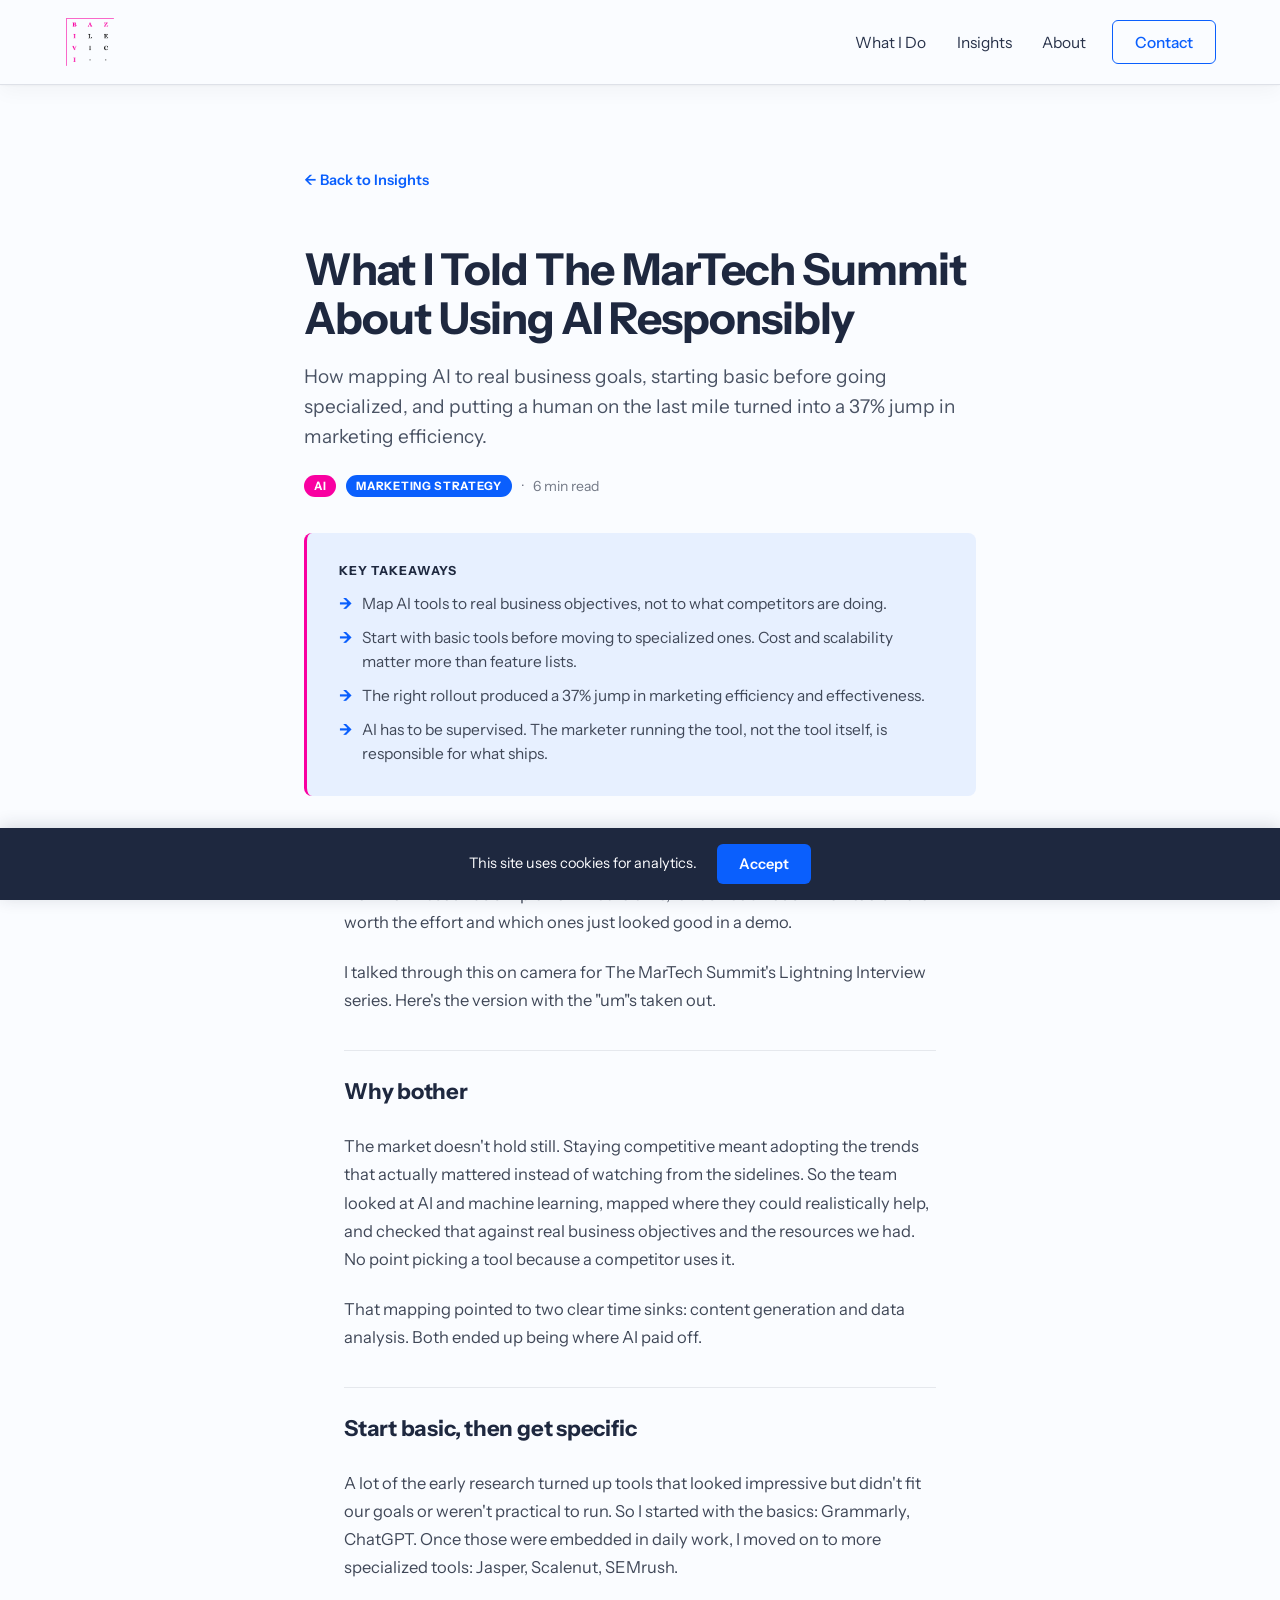
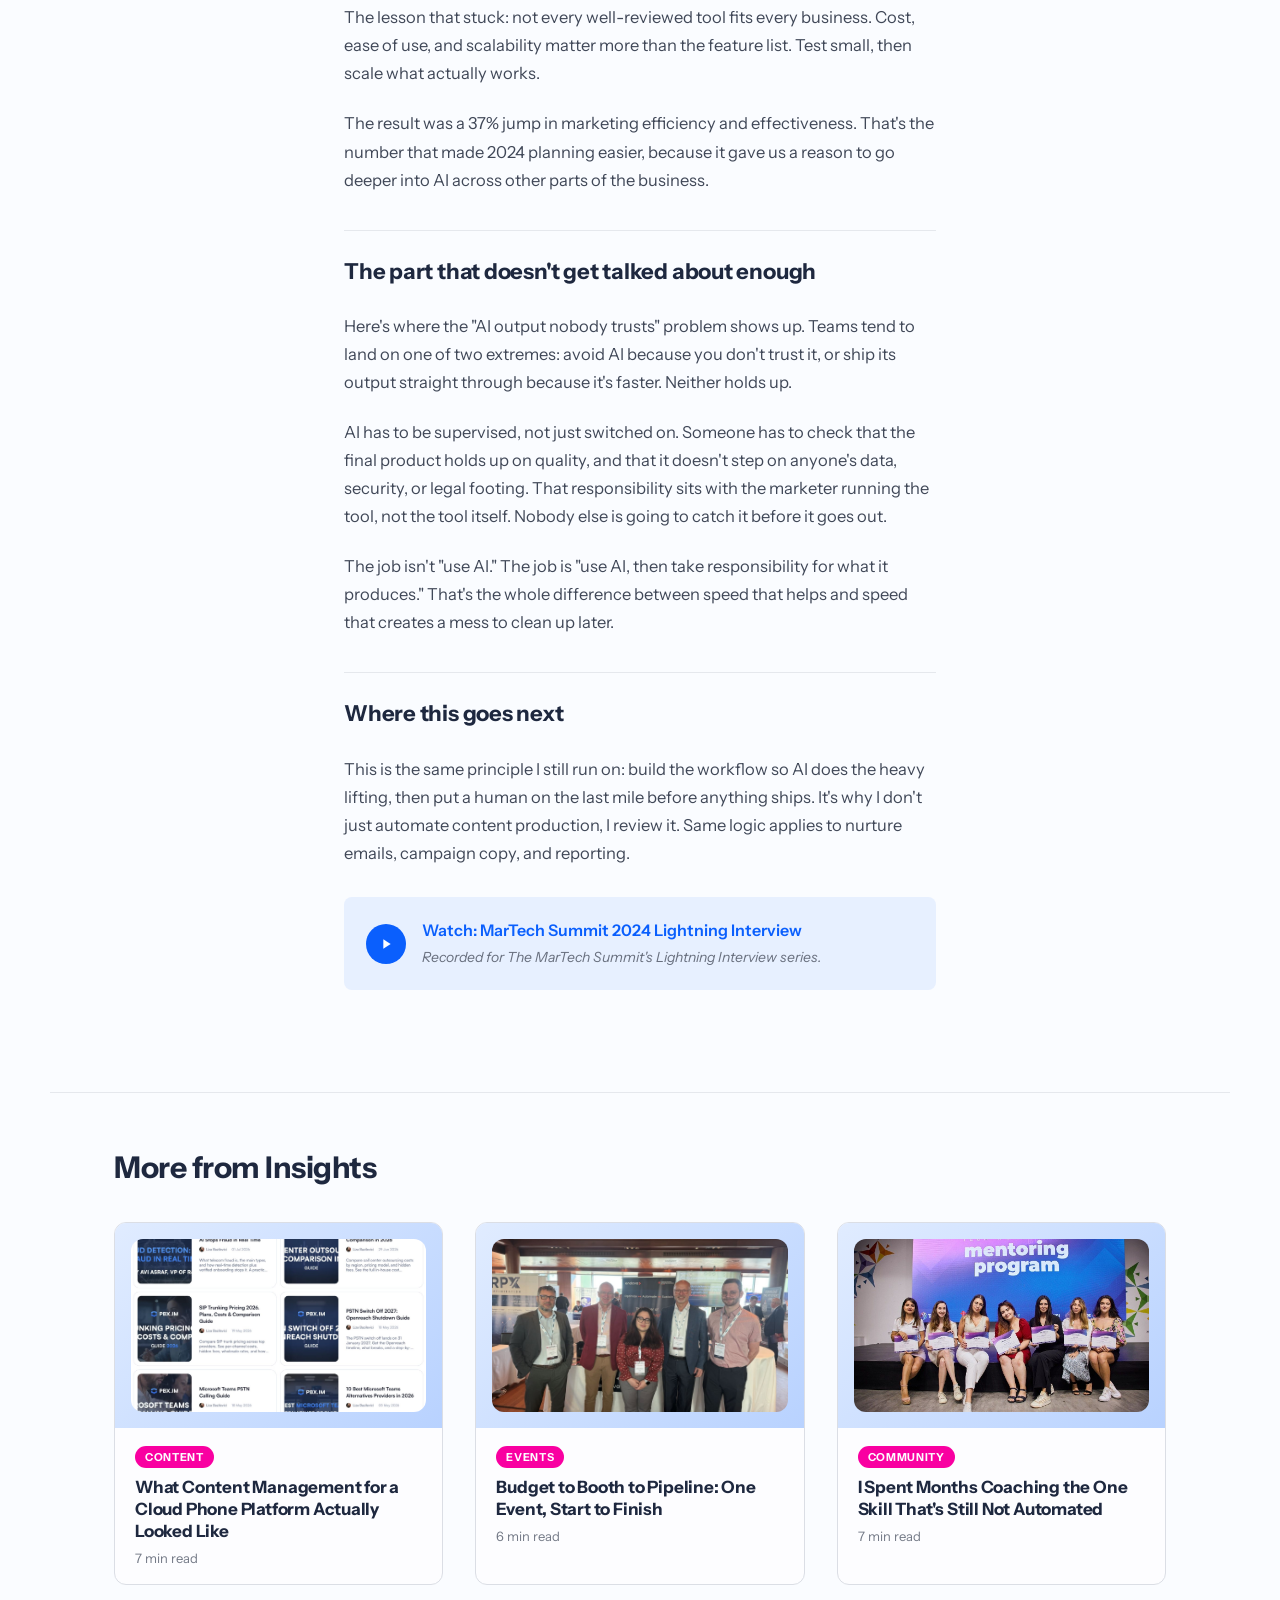
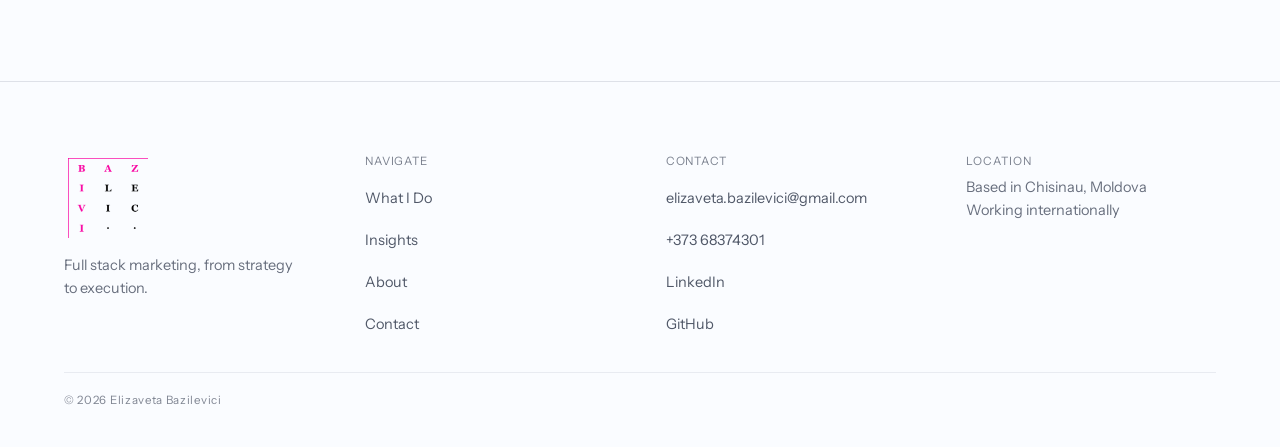
<file: insights-ai-output-nobody-trusts.html>
<!DOCTYPE html>
<html lang="en">
<head>
<meta charset="utf-8">
<meta name="viewport" content="width=device-width, initial-scale=1">
<title>What I Told The MarTech Summit About Using AI Responsibly — Elizaveta Bazilevici</title>
<meta name="description" content="How mapping AI to real business goals, starting basic before going specialized, and putting a human on the last mile turned into a 37% jump in marketing efficiency.">
<meta property="og:title" content="What I Told The MarTech Summit About Using AI Responsibly — Elizaveta Bazilevici">
<meta property="og:description" content="How mapping AI to real business goals, starting basic before going specialized, and putting a human on the last mile turned into a 37% jump in marketing efficiency.">
<meta property="og:image" content="https://bazilevici.com/assets/img/work-ai-output.jpg">
<meta property="og:url" content="https://bazilevici.com/insights-ai-output-nobody-trusts.html">
<meta property="og:type" content="article">
<meta name="twitter:card" content="summary_large_image">
<meta name="twitter:title" content="What I Told The MarTech Summit About Using AI Responsibly — Elizaveta Bazilevici">
<meta name="twitter:description" content="How mapping AI to real business goals, starting basic before going specialized, and putting a human on the last mile turned into a 37% jump in marketing efficiency.">
<meta name="twitter:image" content="https://bazilevici.com/assets/img/work-ai-output.jpg">
<script type="application/ld+json">
{
  "@context": "https://schema.org",
  "@graph": [
    {
      "@type": "Person",
      "name": "Elizaveta Bazilevici",
      "jobTitle": "Marketing & Event Strategist",
      "url": "https://bazilevici.com/about.html",
      "sameAs": [
        "https://linkedin.com/in/bazilevici",
        "https://github.com/elizavetabaz"
      ]
    },
    {
      "@type": "Article",
      "headline": "What I Told The MarTech Summit About Using AI Responsibly",
      "description": "How mapping AI to real business goals, starting basic before going specialized, and putting a human on the last mile turned into a 37% jump in marketing efficiency.",
      "image": "https://bazilevici.com/assets/img/work-ai-output.jpg",
      "url": "https://bazilevici.com/insights-ai-output-nobody-trusts.html",
      "datePublished": "2026-09-10",
      "author": {
        "@type": "Person",
        "name": "Elizaveta Bazilevici",
        "url": "https://bazilevici.com/about.html"
      }
    }
  ]
}
</script>
<link rel="icon" type="image/svg+xml" href="assets/img/favicon.svg">
<link rel="preconnect" href="https://fonts.googleapis.com">
<link rel="preconnect" href="https://fonts.gstatic.com" crossorigin>
<link href="https://fonts.googleapis.com/css2?family=Instrument+Sans:wght@400;500;600;700&display=swap" rel="stylesheet">
<link rel="stylesheet" href="assets/css/style.css">
</head>
<body>

<header class="site-header" id="top">
  <div class="site-header__bar">
    <a href="index.html#top" class="brand-link">
      <img src="assets/img/logo.png" alt="Bazilevici" />
    </a>
    <div class="site-header__actions">
      <nav class="site-nav">
        <a href="index.html#services">What I Do</a>
        <a href="insights.html">Insights</a>
        <a href="about.html">About</a>
      </nav>
      <a href="mailto:elizaveta.bazilevici@gmail.com" class="btn-contact">Contact</a>
      <button type="button" class="menu-toggle" data-menu-toggle aria-label="Toggle navigation">
        <span></span>
        <span></span>
      </button>
    </div>
  </div>
  <nav class="mobile-nav" data-mobile-nav>
    <a href="index.html#services">What I Do</a>
    <a href="insights.html">Insights</a>
    <a href="about.html">About</a>
  </nav>
</header>

<section class="article-hero">
  <a href="insights.html" class="back-link">← Back to Insights</a>
  <h1>What I Told The MarTech Summit About Using AI Responsibly</h1>
  <p class="article-hero__dek">How mapping AI to real business goals, starting basic before going specialized, and putting a human on the last mile turned into a 37% jump in marketing efficiency.</p>
  <div class="article-meta">
    <span class="article-tag article-tag--pink">AI</span>
    <span class="article-tag article-tag--blue">Marketing Strategy</span>
    <span aria-hidden="true">·</span>
    <span>6 min read</span>
  </div>
</section>

<section class="article-takeaways">
  <div class="article-takeaways__box">
    <div class="article-takeaways__label">Key Takeaways</div>
    <ul>
      <li><span>→</span>Map AI tools to real business objectives, not to what competitors are doing.</li>
      <li><span>→</span>Start with basic tools before moving to specialized ones. Cost and scalability matter more than feature lists.</li>
      <li><span>→</span>The right rollout produced a 37% jump in marketing efficiency and effectiveness.</li>
      <li><span>→</span>AI has to be supervised. The marketer running the tool, not the tool itself, is responsible for what ships.</li>
    </ul>
  </div>
</section>

<article class="article-body">
  <p>In 2023, one of the biggest calls I made in marketing was introducing AI into the workflow. It sounds simple now. At the time, it wasn't obvious which tools were worth the effort and which ones just looked good in a demo.</p>
  <p>I talked through this on camera for The MarTech Summit's Lightning Interview series. Here's the version with the "um"s taken out.</p>

  <h2>Why bother</h2>
  <p>The market doesn't hold still. Staying competitive meant adopting the trends that actually mattered instead of watching from the sidelines. So the team looked at AI and machine learning, mapped where they could realistically help, and checked that against real business objectives and the resources we had. No point picking a tool because a competitor uses it.</p>
  <p>That mapping pointed to two clear time sinks: content generation and data analysis. Both ended up being where AI paid off.</p>

  <h2>Start basic, then get specific</h2>
  <p>A lot of the early research turned up tools that looked impressive but didn't fit our goals or weren't practical to run. So I started with the basics: Grammarly, ChatGPT. Once those were embedded in daily work, I moved on to more specialized tools: Jasper, Scalenut, SEMrush.</p>
  <p>The lesson that stuck: not every well-reviewed tool fits every business. Cost, ease of use, and scalability matter more than the feature list. Test small, then scale what actually works.</p>
  <p>The result was a 37% jump in marketing efficiency and effectiveness. That's the number that made 2024 planning easier, because it gave us a reason to go deeper into AI across other parts of the business.</p>

  <h2>The part that doesn't get talked about enough</h2>
  <p>Here's where the "AI output nobody trusts" problem shows up. Teams tend to land on one of two extremes: avoid AI because you don't trust it, or ship its output straight through because it's faster. Neither holds up.</p>
  <p>AI has to be supervised, not just switched on. Someone has to check that the final product holds up on quality, and that it doesn't step on anyone's data, security, or legal footing. That responsibility sits with the marketer running the tool, not the tool itself. Nobody else is going to catch it before it goes out.</p>
  <p>The job isn't "use AI." The job is "use AI, then take responsibility for what it produces." That's the whole difference between speed that helps and speed that creates a mess to clean up later.</p>

  <h2>Where this goes next</h2>
  <p>This is the same principle I still run on: build the workflow so AI does the heavy lifting, then put a human on the last mile before anything ships. It's why I don't just automate content production, I review it. Same logic applies to nurture emails, campaign copy, and reporting.</p>

  <div class="article-callout">
    <div class="article-callout__icon"><svg width="16" height="16" viewBox="0 0 24 24" fill="oklch(0.995 0.002 265)"><path d="M8 5v14l11-7z"/></svg></div>
    <div class="article-callout__text">
      <a href="https://youtu.be/yFkj4H9lbR0" target="_blank" rel="noopener noreferrer">Watch: MarTech Summit 2024 Lightning Interview</a>
      <span>Recorded for The MarTech Summit's Lightning Interview series.</span>
    </div>
  </div>
</article>

<section class="more-insights">
  <h2>More from Insights</h2>
  <div class="more-grid">
    <a href="insights-content-management-for-a-cloud-phone-platform.html" class="more-card">
      <div class="more-card__media"><img src="assets/img/work-content-management.jpg" alt="What Content Management for a Cloud Phone Platform Actually Looked Like" onerror="this.style.display='none'" /></div>
      <div class="more-card__body">
        <span class="more-card__tag">Content</span>
        <h3 class="more-card__title">What Content Management for a Cloud Phone Platform Actually Looked Like</h3>
        <span class="more-card__meta">7 min read</span>
      </div>
    </a>
    <a href="insights-budget-to-booth-to-pipeline.html" class="more-card">
      <div class="more-card__media"><img src="assets/img/work-budget-to-booth.jpg" alt="Budget to Booth to Pipeline" onerror="this.style.display='none'" /></div>
      <div class="more-card__body">
        <span class="more-card__tag">Events</span>
        <h3 class="more-card__title">Budget to Booth to Pipeline: One Event, Start to Finish</h3>
        <span class="more-card__meta">6 min read</span>
      </div>
    </a>
    <a href="insights-coaching-the-skill-thats-not-automated.html" class="more-card">
      <div class="more-card__media"><img src="assets/img/work-coaching.jpg" alt="Coaching the Skill That's Still Not Automated" onerror="this.style.display='none'" /></div>
      <div class="more-card__body">
        <span class="more-card__tag">Community</span>
        <h3 class="more-card__title">I Spent Months Coaching the One Skill That's Still Not Automated</h3>
        <span class="more-card__meta">7 min read</span>
      </div>
    </a>
  </div>
</section>

<footer class="site-footer">
  <div class="site-footer__grid">
    <div class="site-footer__brand">
      <a href="index.html#top"><img src="assets/img/logo.png" alt="Bazilevici" /></a>
      <p>Full stack marketing, from strategy to execution.</p>
    </div>

    <nav>
      <div class="site-footer__label">Navigate</div>
      <a href="index.html#services">What I Do</a>
      <a href="insights.html">Insights</a>
      <a href="about.html">About</a>
      <a href="mailto:elizaveta.bazilevici@gmail.com">Contact</a>
    </nav>

    <div class="site-footer__contact">
      <div class="site-footer__label">Contact</div>
      <a href="mailto:elizaveta.bazilevici@gmail.com">elizaveta.bazilevici@gmail.com</a>
      <a href="tel:+37368374301">+373 68374301</a>
      <a href="https://linkedin.com/in/bazilevici" target="_blank" rel="noopener noreferrer">LinkedIn</a>
      <a href="https://github.com/elizavetabaz" target="_blank" rel="noopener noreferrer">GitHub</a>
    </div>

    <div class="site-footer__location">
      <div class="site-footer__label">Location</div>
      <p>Based in Chisinau, Moldova<br>Working internationally</p>
    </div>
  </div>
  <div class="site-footer__bottom">
    <div class="site-footer__copyright">© 2026 Elizaveta Bazilevici</div>
  </div>
</footer>

<script src="assets/js/main.js"></script>
</body>
</html>
</file>
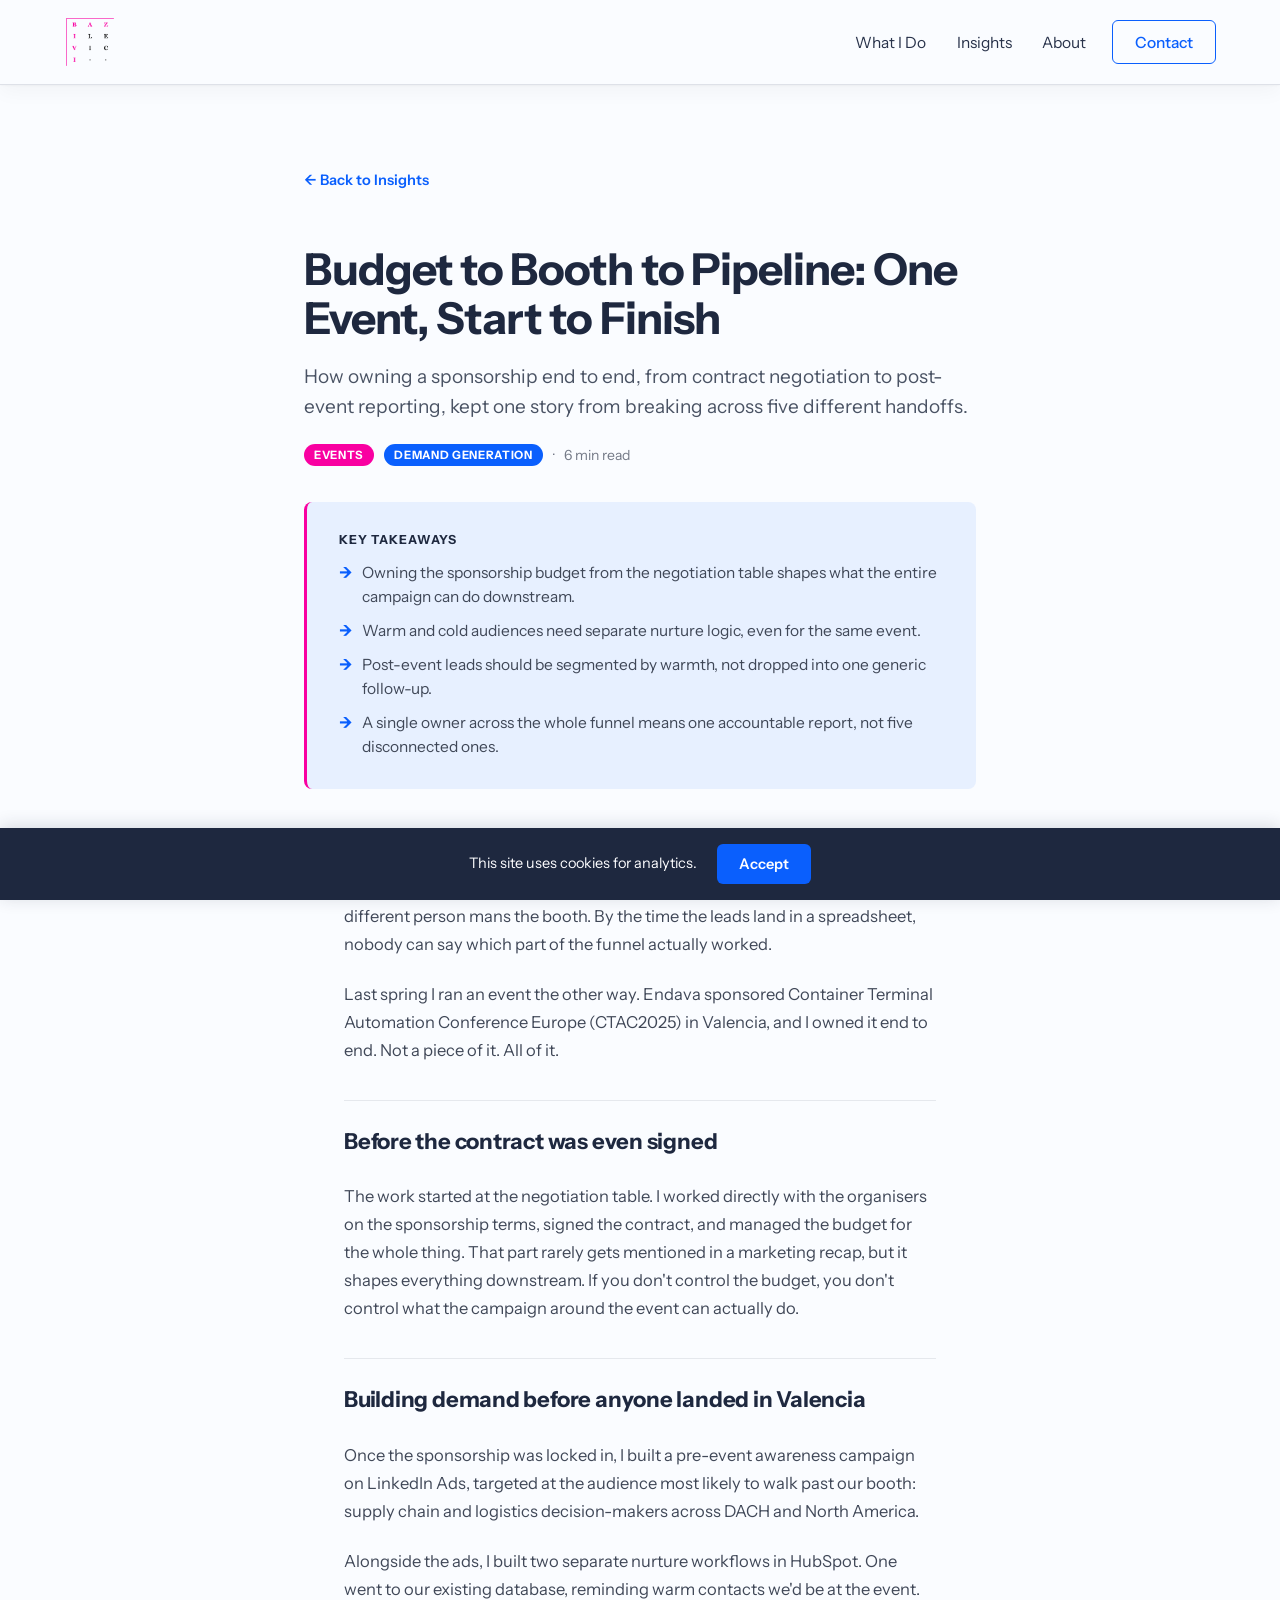
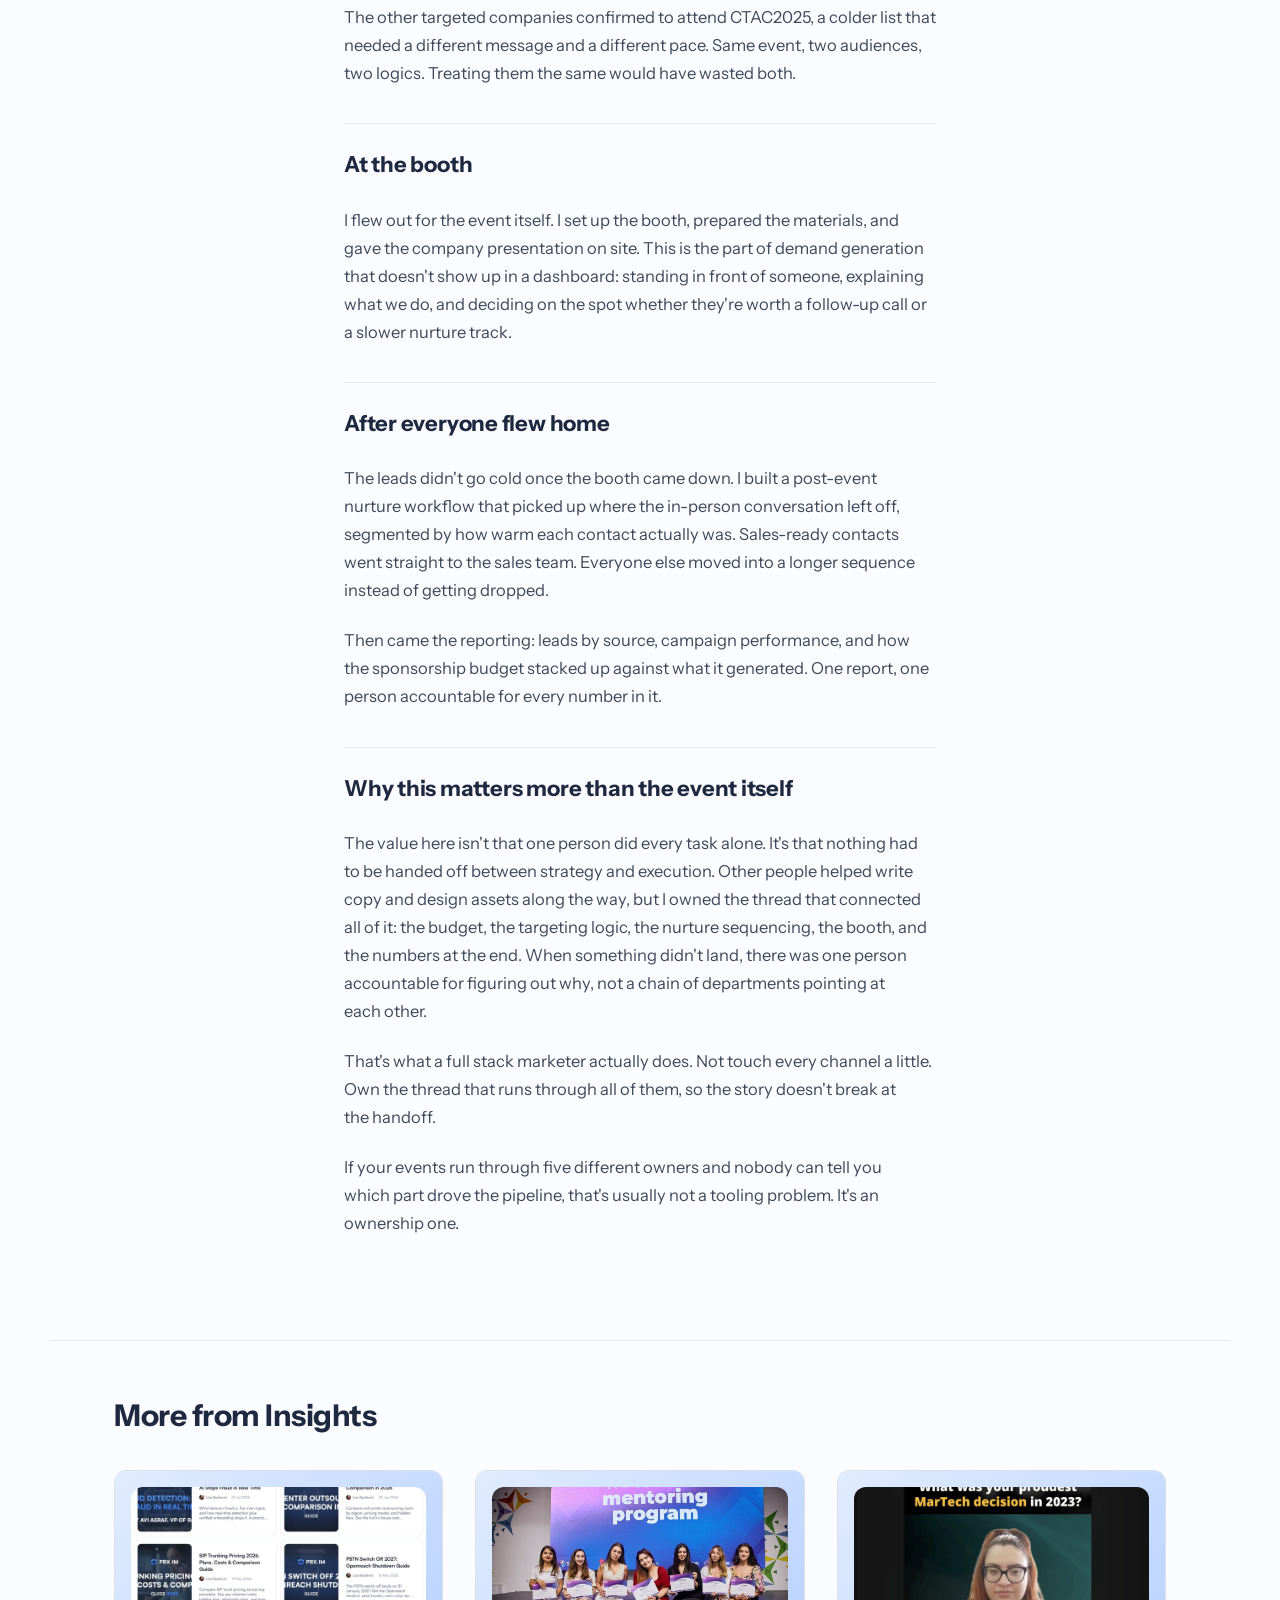
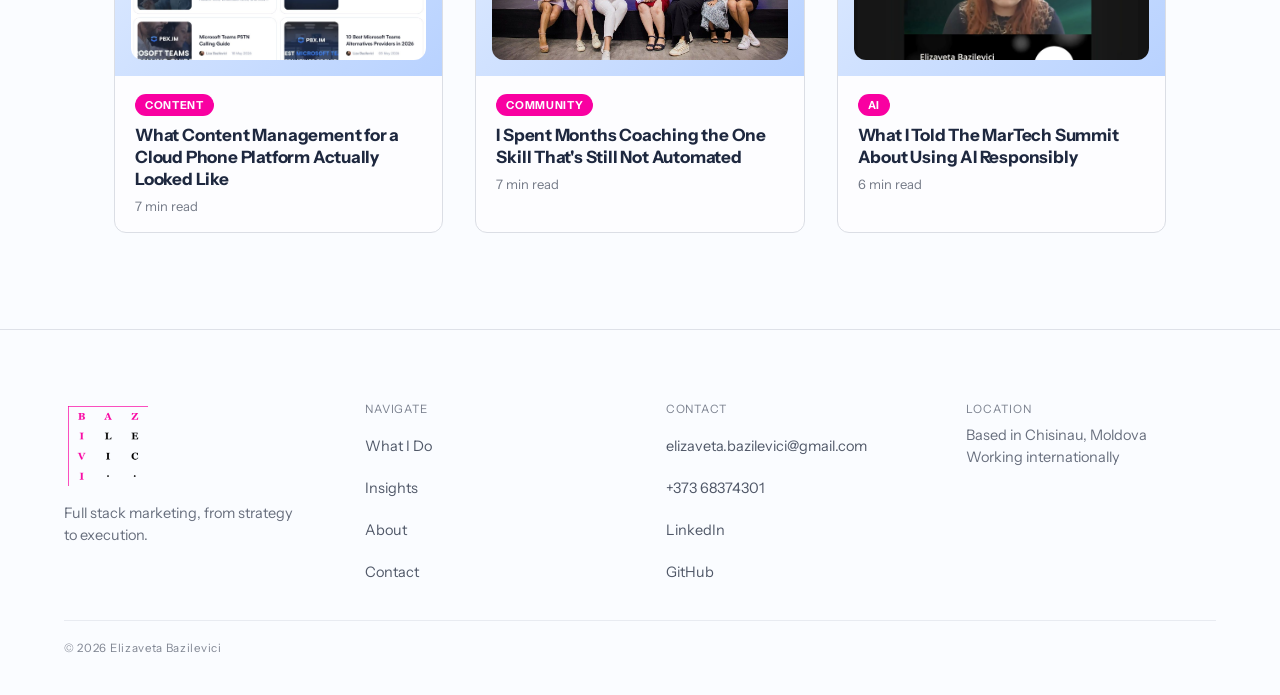
<file: insights-budget-to-booth-to-pipeline.html>
<!DOCTYPE html>
<html lang="en">
<head>
<meta charset="utf-8">
<meta name="viewport" content="width=device-width, initial-scale=1">
<title>Budget to Booth to Pipeline — Elizaveta Bazilevici</title>
<meta name="description" content="How owning a sponsorship end to end, from contract negotiation to post-event reporting, kept one story from breaking across five different handoffs.">
<meta property="og:title" content="Budget to Booth to Pipeline — Elizaveta Bazilevici">
<meta property="og:description" content="How owning a sponsorship end to end, from contract negotiation to post-event reporting, kept one story from breaking across five different handoffs.">
<meta property="og:image" content="https://bazilevici.com/assets/img/work-budget-to-booth.jpg">
<meta property="og:url" content="https://bazilevici.com/insights-budget-to-booth-to-pipeline.html">
<meta property="og:type" content="article">
<meta name="twitter:card" content="summary_large_image">
<meta name="twitter:title" content="Budget to Booth to Pipeline — Elizaveta Bazilevici">
<meta name="twitter:description" content="How owning a sponsorship end to end, from contract negotiation to post-event reporting, kept one story from breaking across five different handoffs.">
<meta name="twitter:image" content="https://bazilevici.com/assets/img/work-budget-to-booth.jpg">
<script type="application/ld+json">
{
  "@context": "https://schema.org",
  "@graph": [
    {
      "@type": "Person",
      "name": "Elizaveta Bazilevici",
      "jobTitle": "Marketing & Event Strategist",
      "url": "https://bazilevici.com/about.html",
      "sameAs": [
        "https://linkedin.com/in/bazilevici",
        "https://github.com/elizavetabaz"
      ]
    },
    {
      "@type": "Article",
      "headline": "Budget to Booth to Pipeline",
      "description": "How owning a sponsorship end to end, from contract negotiation to post-event reporting, kept one story from breaking across five different handoffs.",
      "image": "https://bazilevici.com/assets/img/work-budget-to-booth.jpg",
      "url": "https://bazilevici.com/insights-budget-to-booth-to-pipeline.html",
      "datePublished": "2026-09-10",
      "author": {
        "@type": "Person",
        "name": "Elizaveta Bazilevici",
        "url": "https://bazilevici.com/about.html"
      }
    }
  ]
}
</script>
<link rel="icon" type="image/svg+xml" href="assets/img/favicon.svg">
<link rel="preconnect" href="https://fonts.googleapis.com">
<link rel="preconnect" href="https://fonts.gstatic.com" crossorigin>
<link href="https://fonts.googleapis.com/css2?family=Instrument+Sans:wght@400;500;600;700&display=swap" rel="stylesheet">
<link rel="stylesheet" href="assets/css/style.css">
</head>
<body>

<header class="site-header" id="top">
  <div class="site-header__bar">
    <a href="index.html#top" class="brand-link">
      <img src="assets/img/logo.png" alt="Bazilevici" />
    </a>
    <div class="site-header__actions">
      <nav class="site-nav">
        <a href="index.html#services">What I Do</a>
        <a href="insights.html">Insights</a>
        <a href="about.html">About</a>
      </nav>
      <a href="mailto:elizaveta.bazilevici@gmail.com" class="btn-contact">Contact</a>
      <button type="button" class="menu-toggle" data-menu-toggle aria-label="Toggle navigation">
        <span></span>
        <span></span>
      </button>
    </div>
  </div>
  <nav class="mobile-nav" data-mobile-nav>
    <a href="index.html#services">What I Do</a>
    <a href="insights.html">Insights</a>
    <a href="about.html">About</a>
  </nav>
</header>

<section class="article-hero">
  <a href="insights.html" class="back-link">← Back to Insights</a>
  <h1>Budget to Booth to Pipeline: One Event, Start to Finish</h1>
  <p class="article-hero__dek">How owning a sponsorship end to end, from contract negotiation to post-event reporting, kept one story from breaking across five different handoffs.</p>
  <div class="article-meta">
    <span class="article-tag article-tag--pink">Events</span>
    <span class="article-tag article-tag--blue">Demand Generation</span>
    <span aria-hidden="true">·</span>
    <span>6 min read</span>
  </div>
</section>

<section class="article-takeaways">
  <div class="article-takeaways__box">
    <div class="article-takeaways__label">Key Takeaways</div>
    <ul>
      <li><span>→</span>Owning the sponsorship budget from the negotiation table shapes what the entire campaign can do downstream.</li>
      <li><span>→</span>Warm and cold audiences need separate nurture logic, even for the same event.</li>
      <li><span>→</span>Post-event leads should be segmented by warmth, not dropped into one generic follow-up.</li>
      <li><span>→</span>A single owner across the whole funnel means one accountable report, not five disconnected ones.</li>
    </ul>
  </div>
</section>

<article class="article-body">
  <p>Most B2B events get split across a lot of hands. Sales negotiates the sponsorship. Marketing runs the ads. Someone else builds the email flows. A different person mans the booth. By the time the leads land in a spreadsheet, nobody can say which part of the funnel actually worked.</p>
  <p>Last spring I ran an event the other way. Endava sponsored Container Terminal Automation Conference Europe (CTAC2025) in Valencia, and I owned it end to end. Not a piece of it. All of it.</p>

  <h2>Before the contract was even signed</h2>
  <p>The work started at the negotiation table. I worked directly with the organisers on the sponsorship terms, signed the contract, and managed the budget for the whole thing. That part rarely gets mentioned in a marketing recap, but it shapes everything downstream. If you don't control the budget, you don't control what the campaign around the event can actually do.</p>

  <h2>Building demand before anyone landed in Valencia</h2>
  <p>Once the sponsorship was locked in, I built a pre-event awareness campaign on LinkedIn Ads, targeted at the audience most likely to walk past our booth: supply chain and logistics decision-makers across DACH and North America.</p>
  <p>Alongside the ads, I built two separate nurture workflows in HubSpot. One went to our existing database, reminding warm contacts we'd be at the event. The other targeted companies confirmed to attend CTAC2025, a colder list that needed a different message and a different pace. Same event, two audiences, two logics. Treating them the same would have wasted both.</p>

  <h2>At the booth</h2>
  <p>I flew out for the event itself. I set up the booth, prepared the materials, and gave the company presentation on site. This is the part of demand generation that doesn't show up in a dashboard: standing in front of someone, explaining what we do, and deciding on the spot whether they're worth a follow-up call or a slower nurture track.</p>

  <h2>After everyone flew home</h2>
  <p>The leads didn't go cold once the booth came down. I built a post-event nurture workflow that picked up where the in-person conversation left off, segmented by how warm each contact actually was. Sales-ready contacts went straight to the sales team. Everyone else moved into a longer sequence instead of getting dropped.</p>
  <p>Then came the reporting: leads by source, campaign performance, and how the sponsorship budget stacked up against what it generated. One report, one person accountable for every number in it.</p>

  <h2>Why this matters more than the event itself</h2>
  <p>The value here isn't that one person did every task alone. It's that nothing had to be handed off between strategy and execution. Other people helped write copy and design assets along the way, but I owned the thread that connected all of it: the budget, the targeting logic, the nurture sequencing, the booth, and the numbers at the end. When something didn't land, there was one person accountable for figuring out why, not a chain of departments pointing at each other.</p>
  <p>That's what a full stack marketer actually does. Not touch every channel a little. Own the thread that runs through all of them, so the story doesn't break at the handoff.</p>
  <p>If your events run through five different owners and nobody can tell you which part drove the pipeline, that's usually not a tooling problem. It's an ownership one.</p>
</article>

<section class="more-insights">
  <h2>More from Insights</h2>
  <div class="more-grid">
    <a href="insights-content-management-for-a-cloud-phone-platform.html" class="more-card">
      <div class="more-card__media"><img src="assets/img/work-content-management.jpg" alt="What Content Management for a Cloud Phone Platform Actually Looked Like" onerror="this.style.display='none'" /></div>
      <div class="more-card__body">
        <span class="more-card__tag">Content</span>
        <h3 class="more-card__title">What Content Management for a Cloud Phone Platform Actually Looked Like</h3>
        <span class="more-card__meta">7 min read</span>
      </div>
    </a>
    <a href="insights-coaching-the-skill-thats-not-automated.html" class="more-card">
      <div class="more-card__media"><img src="assets/img/work-coaching.jpg" alt="Coaching the Skill That's Still Not Automated" onerror="this.style.display='none'" /></div>
      <div class="more-card__body">
        <span class="more-card__tag">Community</span>
        <h3 class="more-card__title">I Spent Months Coaching the One Skill That's Still Not Automated</h3>
        <span class="more-card__meta">7 min read</span>
      </div>
    </a>
    <a href="insights-ai-output-nobody-trusts.html" class="more-card">
      <div class="more-card__media"><img src="assets/img/work-ai-output.jpg" alt="What I Told The MarTech Summit About Using AI Responsibly" onerror="this.style.display='none'" /></div>
      <div class="more-card__body">
        <span class="more-card__tag">AI</span>
        <h3 class="more-card__title">What I Told The MarTech Summit About Using AI Responsibly</h3>
        <span class="more-card__meta">6 min read</span>
      </div>
    </a>
  </div>
</section>

<footer class="site-footer">
  <div class="site-footer__grid">
    <div class="site-footer__brand">
      <a href="index.html#top"><img src="assets/img/logo.png" alt="Bazilevici" /></a>
      <p>Full stack marketing, from strategy to execution.</p>
    </div>

    <nav>
      <div class="site-footer__label">Navigate</div>
      <a href="index.html#services">What I Do</a>
      <a href="insights.html">Insights</a>
      <a href="about.html">About</a>
      <a href="mailto:elizaveta.bazilevici@gmail.com">Contact</a>
    </nav>

    <div class="site-footer__contact">
      <div class="site-footer__label">Contact</div>
      <a href="mailto:elizaveta.bazilevici@gmail.com">elizaveta.bazilevici@gmail.com</a>
      <a href="tel:+37368374301">+373 68374301</a>
      <a href="https://linkedin.com/in/bazilevici" target="_blank" rel="noopener noreferrer">LinkedIn</a>
      <a href="https://github.com/elizavetabaz" target="_blank" rel="noopener noreferrer">GitHub</a>
    </div>

    <div class="site-footer__location">
      <div class="site-footer__label">Location</div>
      <p>Based in Chisinau, Moldova<br>Working internationally</p>
    </div>
  </div>
  <div class="site-footer__bottom">
    <div class="site-footer__copyright">© 2026 Elizaveta Bazilevici</div>
  </div>
</footer>

<script src="assets/js/main.js"></script>
</body>
</html>
</file>
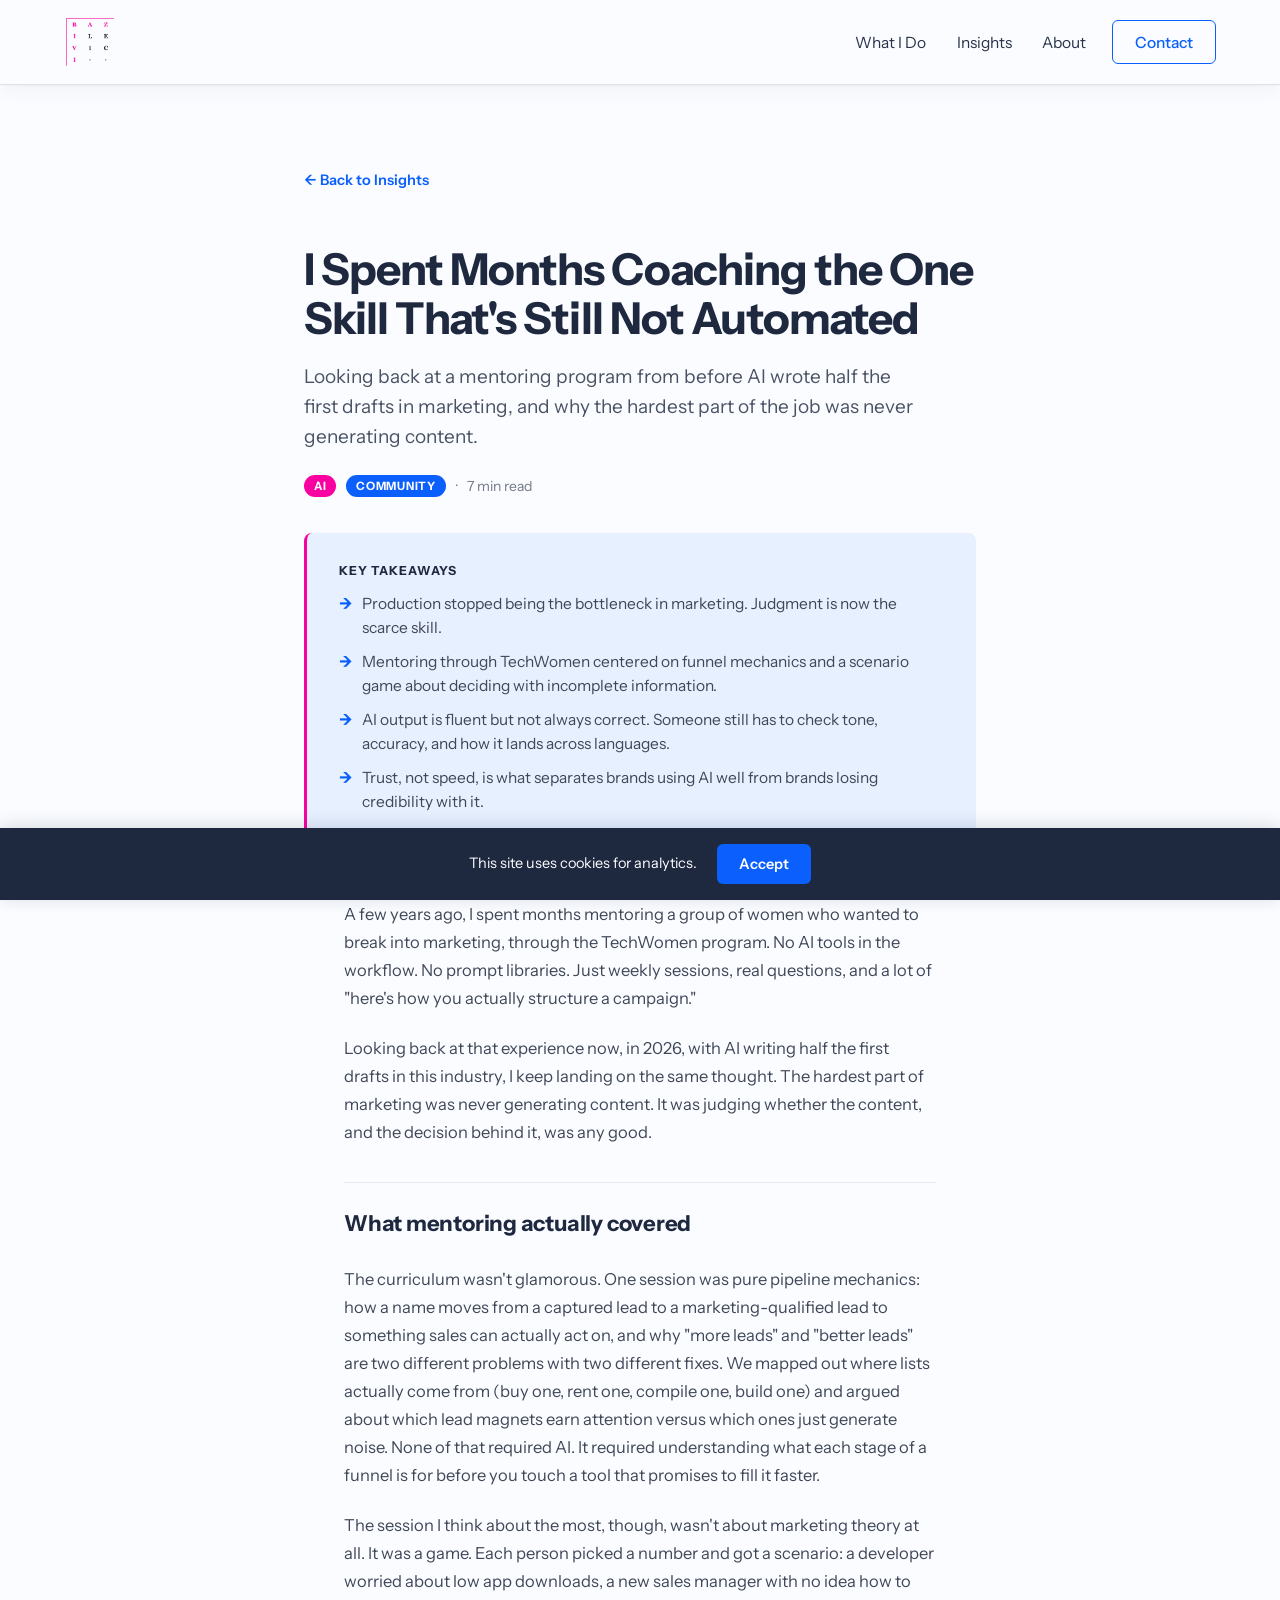
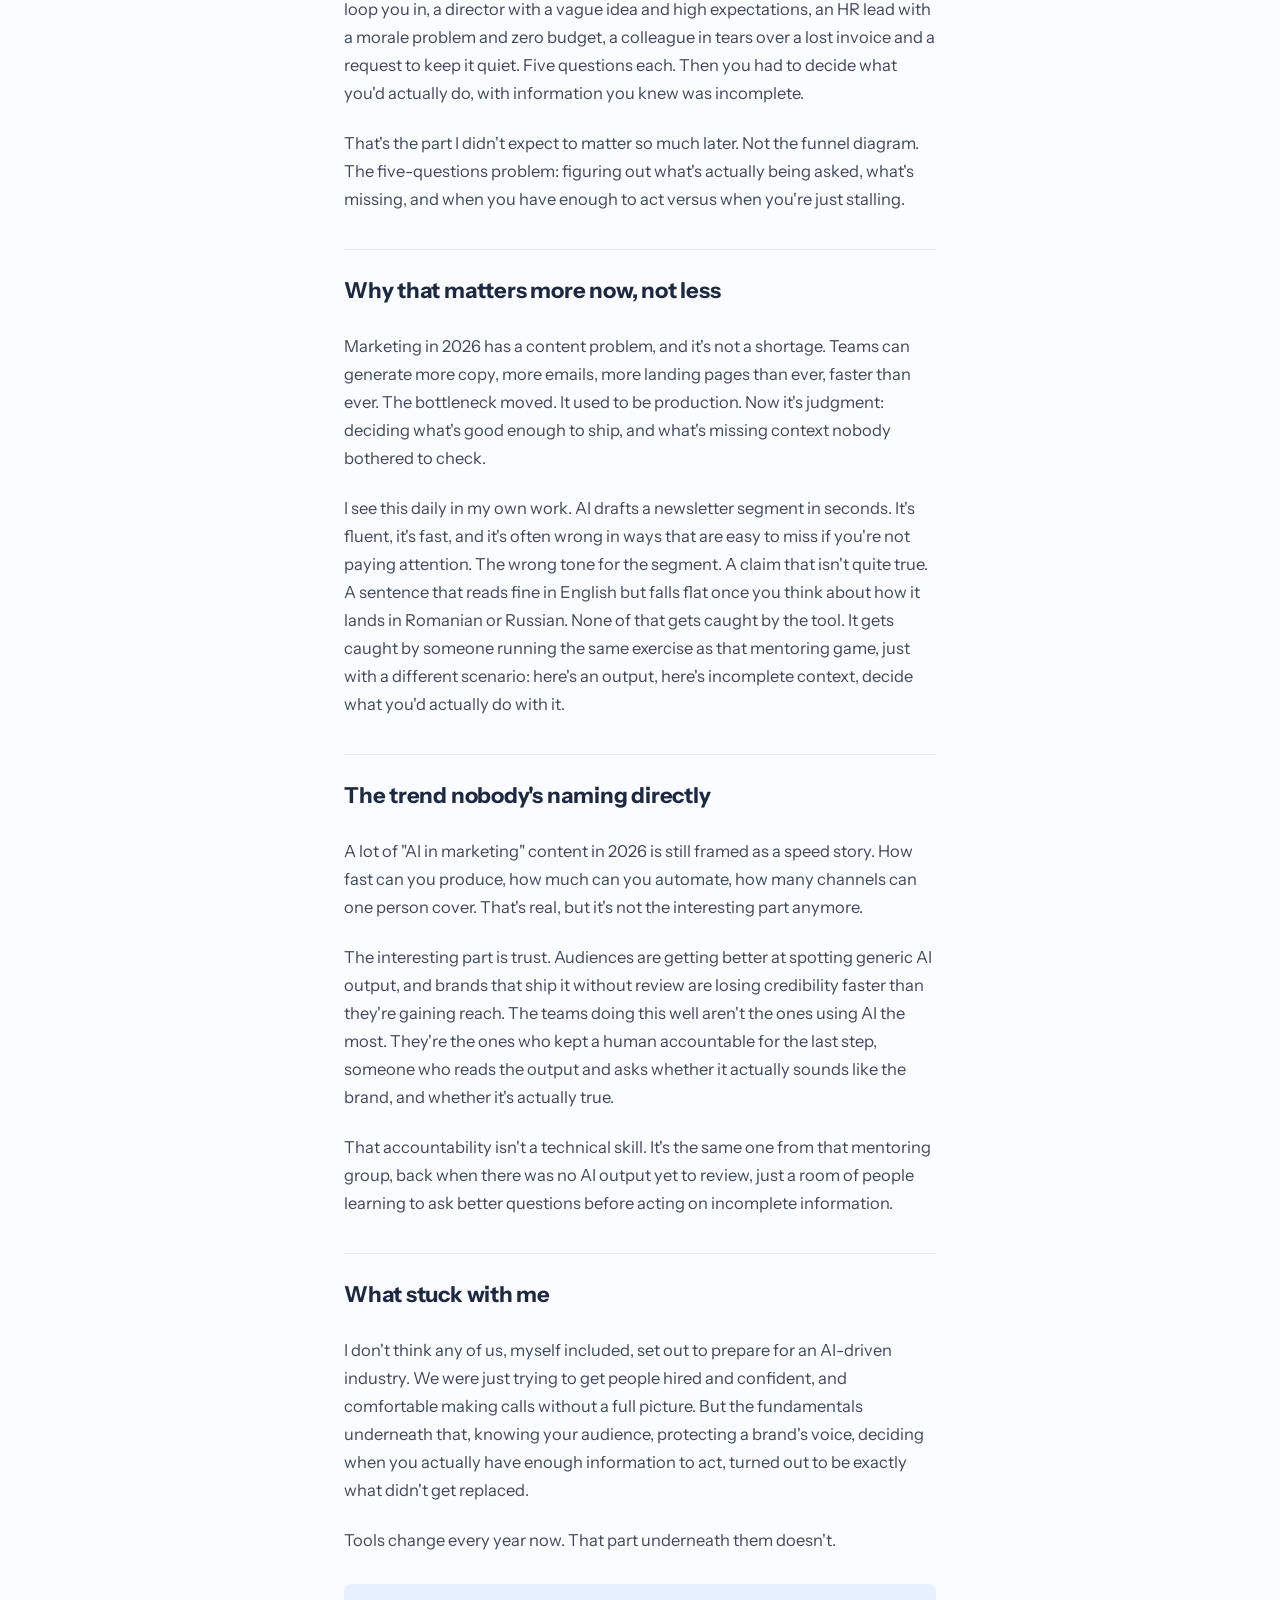
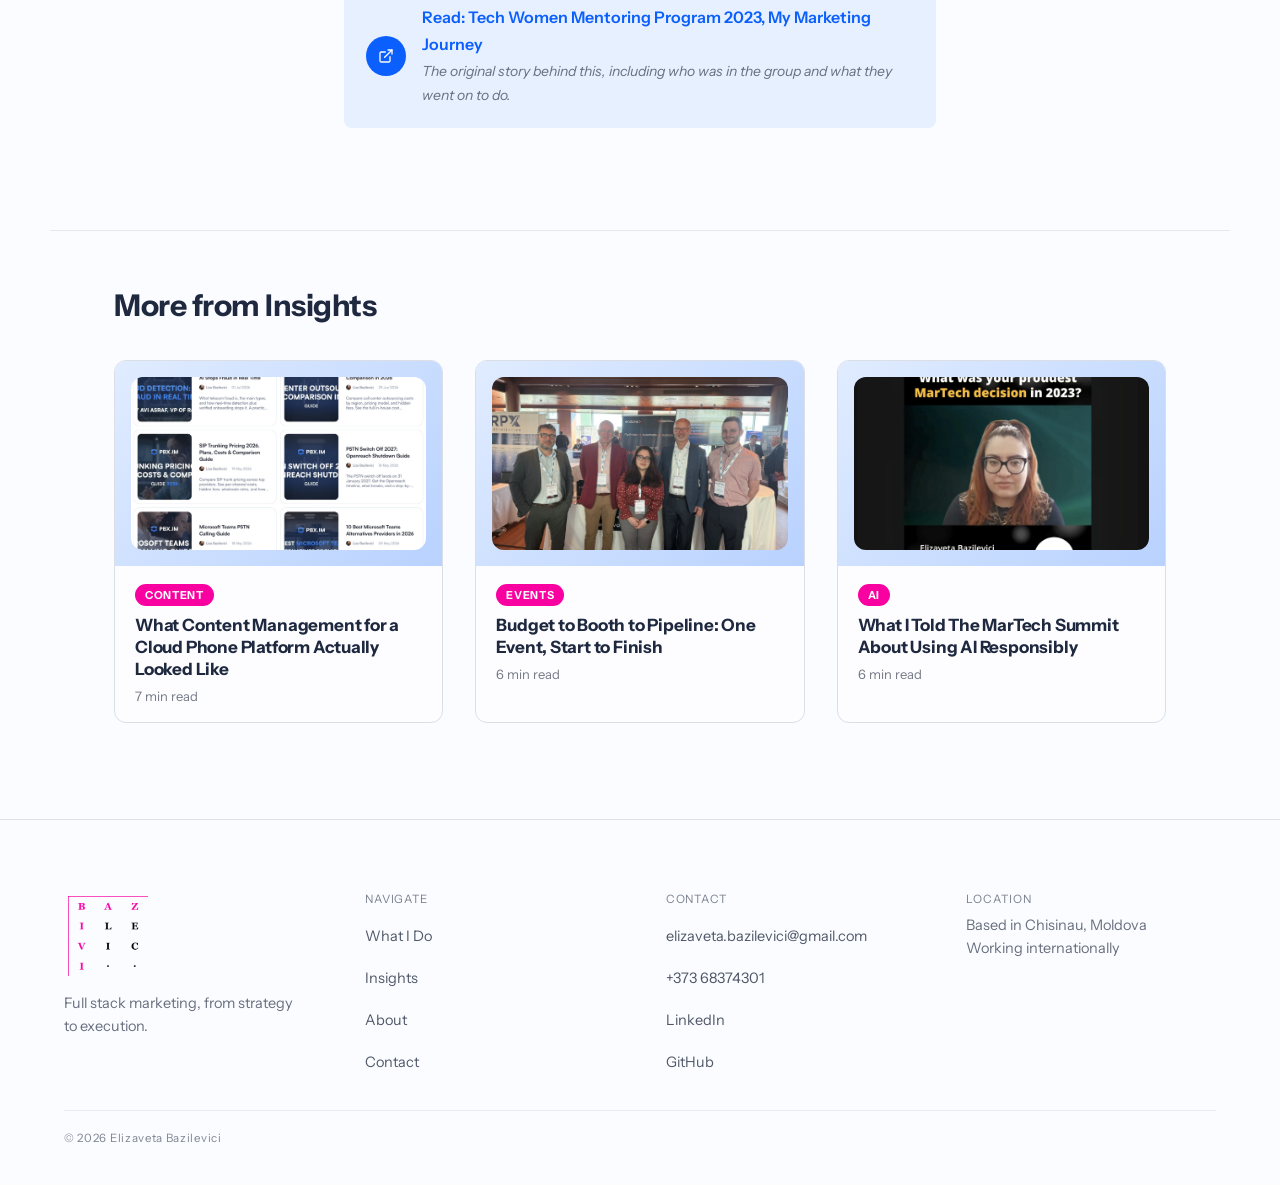
<file: insights-coaching-the-skill-thats-not-automated.html>
<!DOCTYPE html>
<html lang="en">
<head>
<meta charset="utf-8">
<meta name="viewport" content="width=device-width, initial-scale=1">
<title>Coaching the Skill That's Not Automated — Elizaveta Bazilevici</title>
<meta name="description" content="Looking back at a mentoring program from before AI wrote half the first drafts in marketing, and why the hardest part of the job was never generating content.">
<meta property="og:title" content="Coaching the Skill That's Not Automated — Elizaveta Bazilevici">
<meta property="og:description" content="Looking back at a mentoring program from before AI wrote half the first drafts in marketing, and why the hardest part of the job was never generating content.">
<meta property="og:image" content="https://bazilevici.com/assets/img/work-coaching.jpg">
<meta property="og:url" content="https://bazilevici.com/insights-coaching-the-skill-thats-not-automated.html">
<meta property="og:type" content="article">
<meta name="twitter:card" content="summary_large_image">
<meta name="twitter:title" content="Coaching the Skill That's Not Automated — Elizaveta Bazilevici">
<meta name="twitter:description" content="Looking back at a mentoring program from before AI wrote half the first drafts in marketing, and why the hardest part of the job was never generating content.">
<meta name="twitter:image" content="https://bazilevici.com/assets/img/work-coaching.jpg">
<script type="application/ld+json">
{
  "@context": "https://schema.org",
  "@graph": [
    {
      "@type": "Person",
      "name": "Elizaveta Bazilevici",
      "jobTitle": "Marketing & Event Strategist",
      "url": "https://bazilevici.com/about.html",
      "sameAs": [
        "https://linkedin.com/in/bazilevici",
        "https://github.com/elizavetabaz"
      ]
    },
    {
      "@type": "Article",
      "headline": "Coaching the Skill That's Not Automated",
      "description": "Looking back at a mentoring program from before AI wrote half the first drafts in marketing, and why the hardest part of the job was never generating content.",
      "image": "https://bazilevici.com/assets/img/work-coaching.jpg",
      "url": "https://bazilevici.com/insights-coaching-the-skill-thats-not-automated.html",
      "datePublished": "2026-09-10",
      "author": {
        "@type": "Person",
        "name": "Elizaveta Bazilevici",
        "url": "https://bazilevici.com/about.html"
      }
    }
  ]
}
</script>
<link rel="icon" type="image/svg+xml" href="assets/img/favicon.svg">
<link rel="preconnect" href="https://fonts.googleapis.com">
<link rel="preconnect" href="https://fonts.gstatic.com" crossorigin>
<link href="https://fonts.googleapis.com/css2?family=Instrument+Sans:wght@400;500;600;700&display=swap" rel="stylesheet">
<link rel="stylesheet" href="assets/css/style.css">
</head>
<body>

<header class="site-header" id="top">
  <div class="site-header__bar">
    <a href="index.html#top" class="brand-link">
      <img src="assets/img/logo.png" alt="Bazilevici" />
    </a>
    <div class="site-header__actions">
      <nav class="site-nav">
        <a href="index.html#services">What I Do</a>
        <a href="insights.html">Insights</a>
        <a href="about.html">About</a>
      </nav>
      <a href="mailto:elizaveta.bazilevici@gmail.com" class="btn-contact">Contact</a>
      <button type="button" class="menu-toggle" data-menu-toggle aria-label="Toggle navigation">
        <span></span>
        <span></span>
      </button>
    </div>
  </div>
  <nav class="mobile-nav" data-mobile-nav>
    <a href="index.html#services">What I Do</a>
    <a href="insights.html">Insights</a>
    <a href="about.html">About</a>
  </nav>
</header>

<section class="article-hero">
  <a href="insights.html" class="back-link">← Back to Insights</a>
  <h1>I Spent Months Coaching the One Skill That's Still Not Automated</h1>
  <p class="article-hero__dek">Looking back at a mentoring program from before AI wrote half the first drafts in marketing, and why the hardest part of the job was never generating content.</p>
  <div class="article-meta">
    <span class="article-tag article-tag--pink">AI</span>
    <span class="article-tag article-tag--blue">Community</span>
    <span aria-hidden="true">·</span>
    <span>7 min read</span>
  </div>
</section>

<section class="article-takeaways">
  <div class="article-takeaways__box">
    <div class="article-takeaways__label">Key Takeaways</div>
    <ul>
      <li><span>→</span>Production stopped being the bottleneck in marketing. Judgment is now the scarce skill.</li>
      <li><span>→</span>Mentoring through TechWomen centered on funnel mechanics and a scenario game about deciding with incomplete information.</li>
      <li><span>→</span>AI output is fluent but not always correct. Someone still has to check tone, accuracy, and how it lands across languages.</li>
      <li><span>→</span>Trust, not speed, is what separates brands using AI well from brands losing credibility with it.</li>
    </ul>
  </div>
</section>

<article class="article-body">
  <p>A few years ago, I spent months mentoring a group of women who wanted to break into marketing, through the TechWomen program. No AI tools in the workflow. No prompt libraries. Just weekly sessions, real questions, and a lot of "here's how you actually structure a campaign."</p>
  <p>Looking back at that experience now, in 2026, with AI writing half the first drafts in this industry, I keep landing on the same thought. The hardest part of marketing was never generating content. It was judging whether the content, and the decision behind it, was any good.</p>

  <h2>What mentoring actually covered</h2>
  <p>The curriculum wasn't glamorous. One session was pure pipeline mechanics: how a name moves from a captured lead to a marketing-qualified lead to something sales can actually act on, and why "more leads" and "better leads" are two different problems with two different fixes. We mapped out where lists actually come from (buy one, rent one, compile one, build one) and argued about which lead magnets earn attention versus which ones just generate noise. None of that required AI. It required understanding what each stage of a funnel is for before you touch a tool that promises to fill it faster.</p>
  <p>The session I think about the most, though, wasn't about marketing theory at all. It was a game. Each person picked a number and got a scenario: a developer worried about low app downloads, a new sales manager with no idea how to loop you in, a director with a vague idea and high expectations, an HR lead with a morale problem and zero budget, a colleague in tears over a lost invoice and a request to keep it quiet. Five questions each. Then you had to decide what you'd actually do, with information you knew was incomplete.</p>
  <p>That's the part I didn't expect to matter so much later. Not the funnel diagram. The five-questions problem: figuring out what's actually being asked, what's missing, and when you have enough to act versus when you're just stalling.</p>

  <h2>Why that matters more now, not less</h2>
  <p>Marketing in 2026 has a content problem, and it's not a shortage. Teams can generate more copy, more emails, more landing pages than ever, faster than ever. The bottleneck moved. It used to be production. Now it's judgment: deciding what's good enough to ship, and what's missing context nobody bothered to check.</p>
  <p>I see this daily in my own work. AI drafts a newsletter segment in seconds. It's fluent, it's fast, and it's often wrong in ways that are easy to miss if you're not paying attention. The wrong tone for the segment. A claim that isn't quite true. A sentence that reads fine in English but falls flat once you think about how it lands in Romanian or Russian. None of that gets caught by the tool. It gets caught by someone running the same exercise as that mentoring game, just with a different scenario: here's an output, here's incomplete context, decide what you'd actually do with it.</p>

  <h2>The trend nobody's naming directly</h2>
  <p>A lot of "AI in marketing" content in 2026 is still framed as a speed story. How fast can you produce, how much can you automate, how many channels can one person cover. That's real, but it's not the interesting part anymore.</p>
  <p>The interesting part is trust. Audiences are getting better at spotting generic AI output, and brands that ship it without review are losing credibility faster than they're gaining reach. The teams doing this well aren't the ones using AI the most. They're the ones who kept a human accountable for the last step, someone who reads the output and asks whether it actually sounds like the brand, and whether it's actually true.</p>
  <p>That accountability isn't a technical skill. It's the same one from that mentoring group, back when there was no AI output yet to review, just a room of people learning to ask better questions before acting on incomplete information.</p>

  <h2>What stuck with me</h2>
  <p>I don't think any of us, myself included, set out to prepare for an AI-driven industry. We were just trying to get people hired and confident, and comfortable making calls without a full picture. But the fundamentals underneath that, knowing your audience, protecting a brand's voice, deciding when you actually have enough information to act, turned out to be exactly what didn't get replaced.</p>
  <p>Tools change every year now. That part underneath them doesn't.</p>

  <div class="article-callout">
    <div class="article-callout__icon"><svg width="16" height="16" viewBox="0 0 24 24" fill="none" stroke="oklch(0.995 0.002 265)" stroke-width="2" stroke-linecap="round" stroke-linejoin="round"><path d="M18 13v6a2 2 0 0 1-2 2H5a2 2 0 0 1-2-2V8a2 2 0 0 1 2-2h6"/><polyline points="15 3 21 3 21 9"/><line x1="10" y1="14" x2="21" y2="3"/></svg></div>
    <div class="article-callout__text">
      <a href="https://www.linkedin.com/pulse/tech-women-mentoring-program-2023-marketing-journey-bazilevici" target="_blank" rel="noopener noreferrer">Read: Tech Women Mentoring Program 2023, My Marketing Journey</a>
      <span>The original story behind this, including who was in the group and what they went on to do.</span>
    </div>
  </div>
</article>

<section class="more-insights">
  <h2>More from Insights</h2>
  <div class="more-grid">
    <a href="insights-content-management-for-a-cloud-phone-platform.html" class="more-card">
      <div class="more-card__media"><img src="assets/img/work-content-management.jpg" alt="What Content Management for a Cloud Phone Platform Actually Looked Like" onerror="this.style.display='none'" /></div>
      <div class="more-card__body">
        <span class="more-card__tag">Content</span>
        <h3 class="more-card__title">What Content Management for a Cloud Phone Platform Actually Looked Like</h3>
        <span class="more-card__meta">7 min read</span>
      </div>
    </a>
    <a href="insights-budget-to-booth-to-pipeline.html" class="more-card">
      <div class="more-card__media"><img src="assets/img/work-budget-to-booth.jpg" alt="Budget to Booth to Pipeline" onerror="this.style.display='none'" /></div>
      <div class="more-card__body">
        <span class="more-card__tag">Events</span>
        <h3 class="more-card__title">Budget to Booth to Pipeline: One Event, Start to Finish</h3>
        <span class="more-card__meta">6 min read</span>
      </div>
    </a>
    <a href="insights-ai-output-nobody-trusts.html" class="more-card">
      <div class="more-card__media"><img src="assets/img/work-ai-output.jpg" alt="What I Told The MarTech Summit About Using AI Responsibly" onerror="this.style.display='none'" /></div>
      <div class="more-card__body">
        <span class="more-card__tag">AI</span>
        <h3 class="more-card__title">What I Told The MarTech Summit About Using AI Responsibly</h3>
        <span class="more-card__meta">6 min read</span>
      </div>
    </a>
  </div>
</section>

<footer class="site-footer">
  <div class="site-footer__grid">
    <div class="site-footer__brand">
      <a href="index.html#top"><img src="assets/img/logo.png" alt="Bazilevici" /></a>
      <p>Full stack marketing, from strategy to execution.</p>
    </div>

    <nav>
      <div class="site-footer__label">Navigate</div>
      <a href="index.html#services">What I Do</a>
      <a href="insights.html">Insights</a>
      <a href="about.html">About</a>
      <a href="mailto:elizaveta.bazilevici@gmail.com">Contact</a>
    </nav>

    <div class="site-footer__contact">
      <div class="site-footer__label">Contact</div>
      <a href="mailto:elizaveta.bazilevici@gmail.com">elizaveta.bazilevici@gmail.com</a>
      <a href="tel:+37368374301">+373 68374301</a>
      <a href="https://linkedin.com/in/bazilevici" target="_blank" rel="noopener noreferrer">LinkedIn</a>
      <a href="https://github.com/elizavetabaz" target="_blank" rel="noopener noreferrer">GitHub</a>
    </div>

    <div class="site-footer__location">
      <div class="site-footer__label">Location</div>
      <p>Based in Chisinau, Moldova<br>Working internationally</p>
    </div>
  </div>
  <div class="site-footer__bottom">
    <div class="site-footer__copyright">© 2026 Elizaveta Bazilevici</div>
  </div>
</footer>

<script src="assets/js/main.js"></script>
</body>
</html>
</file>
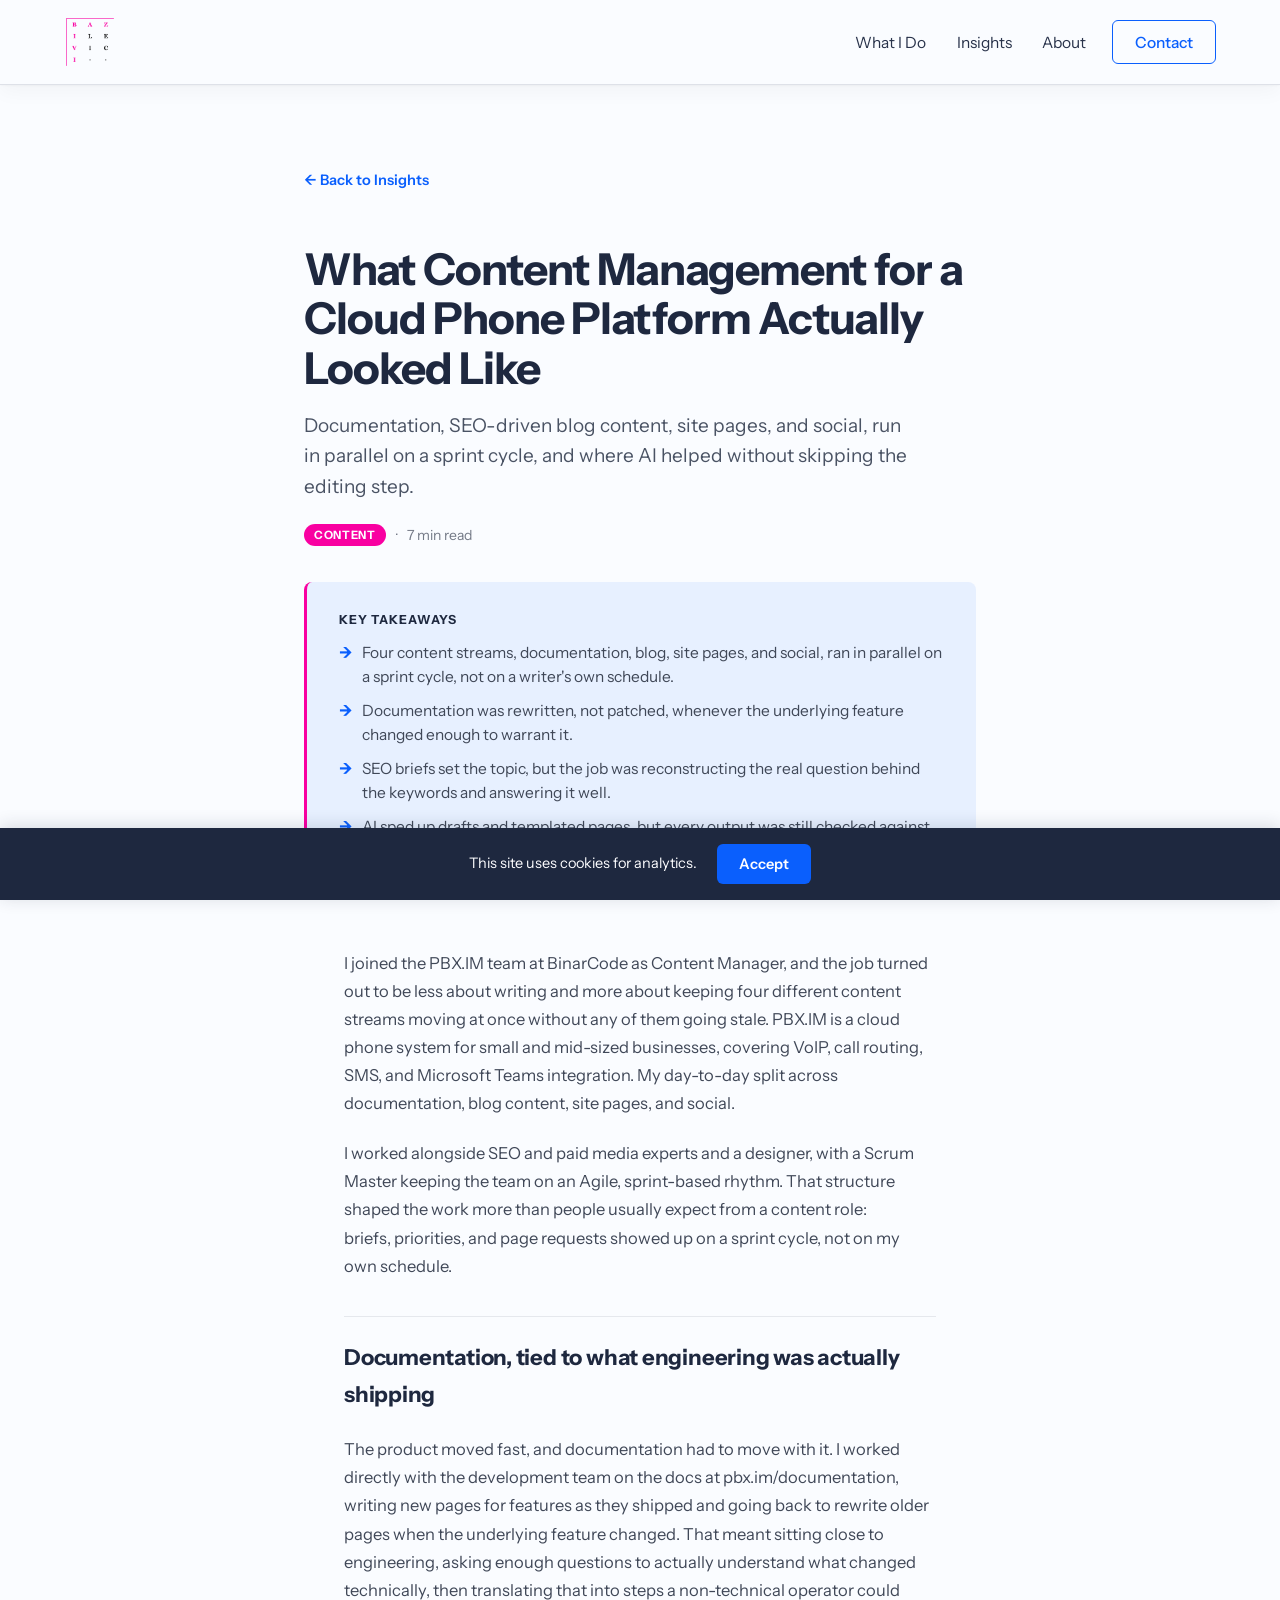
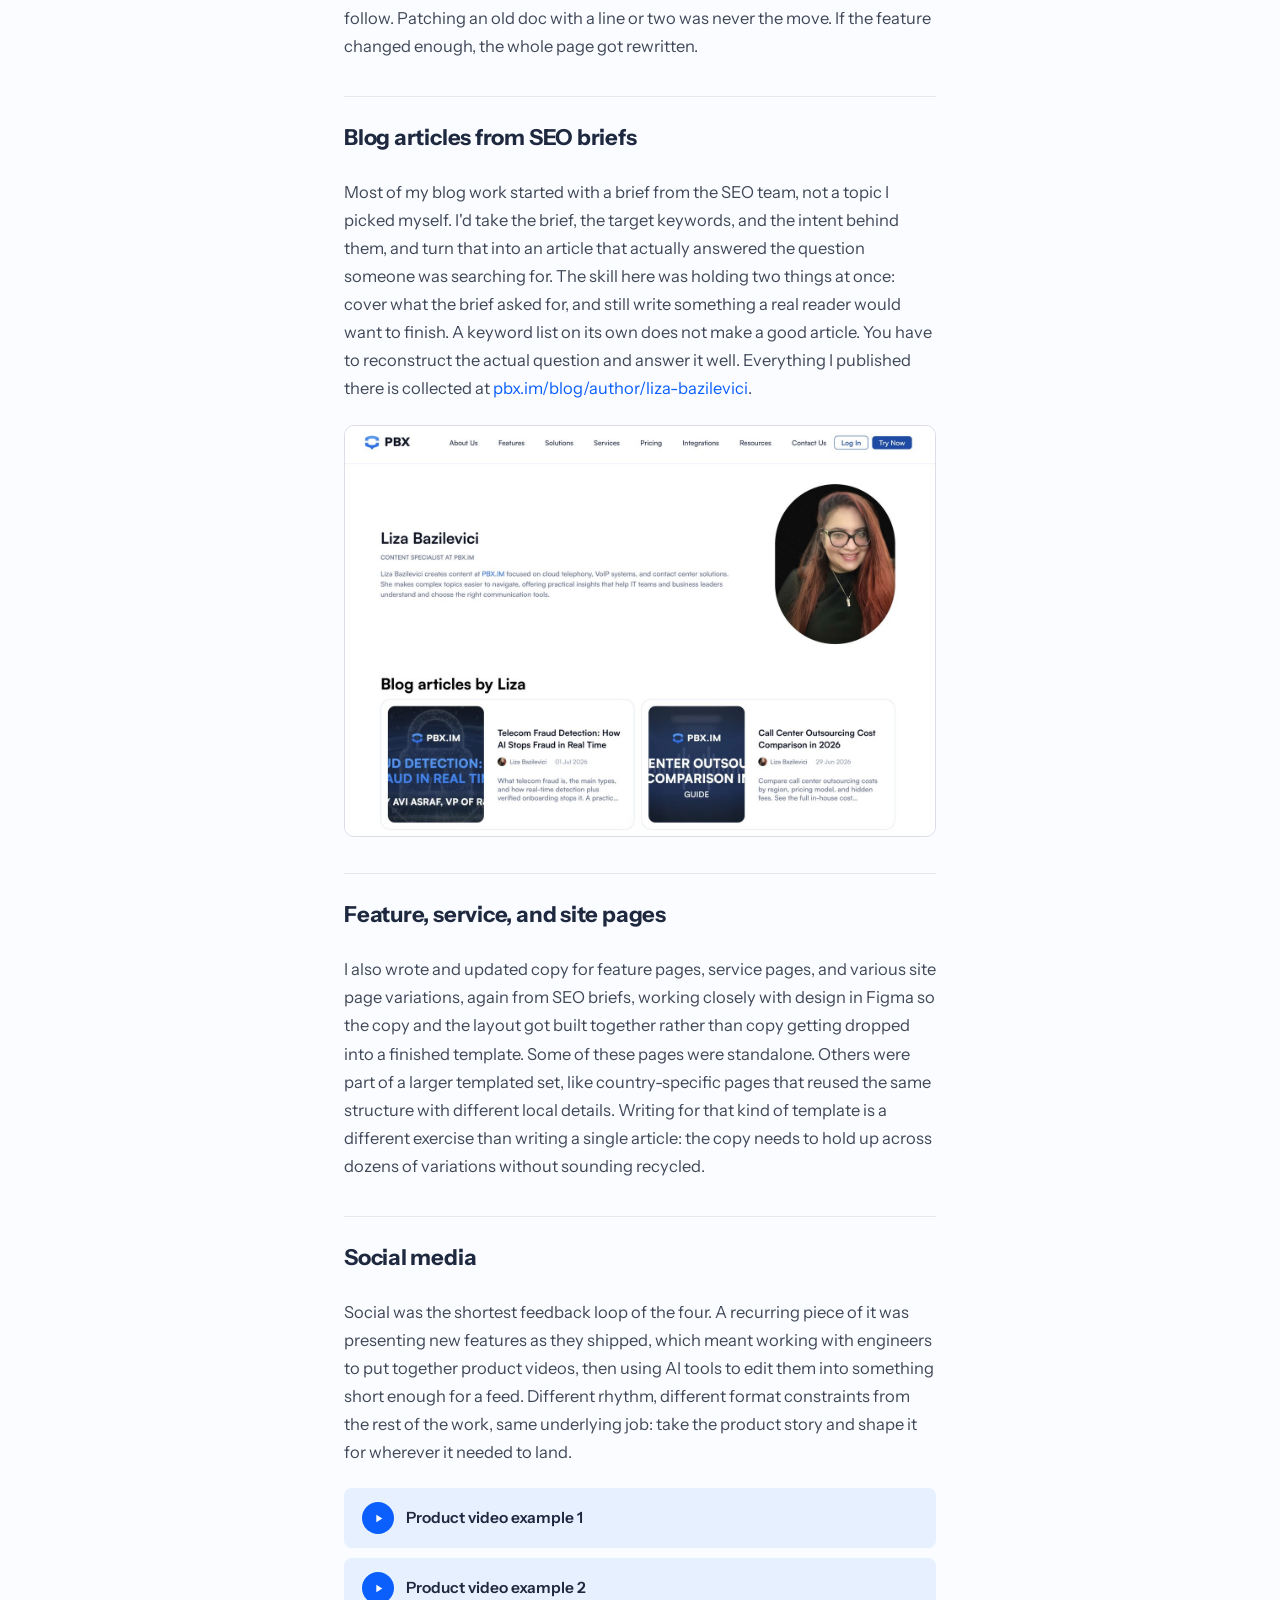
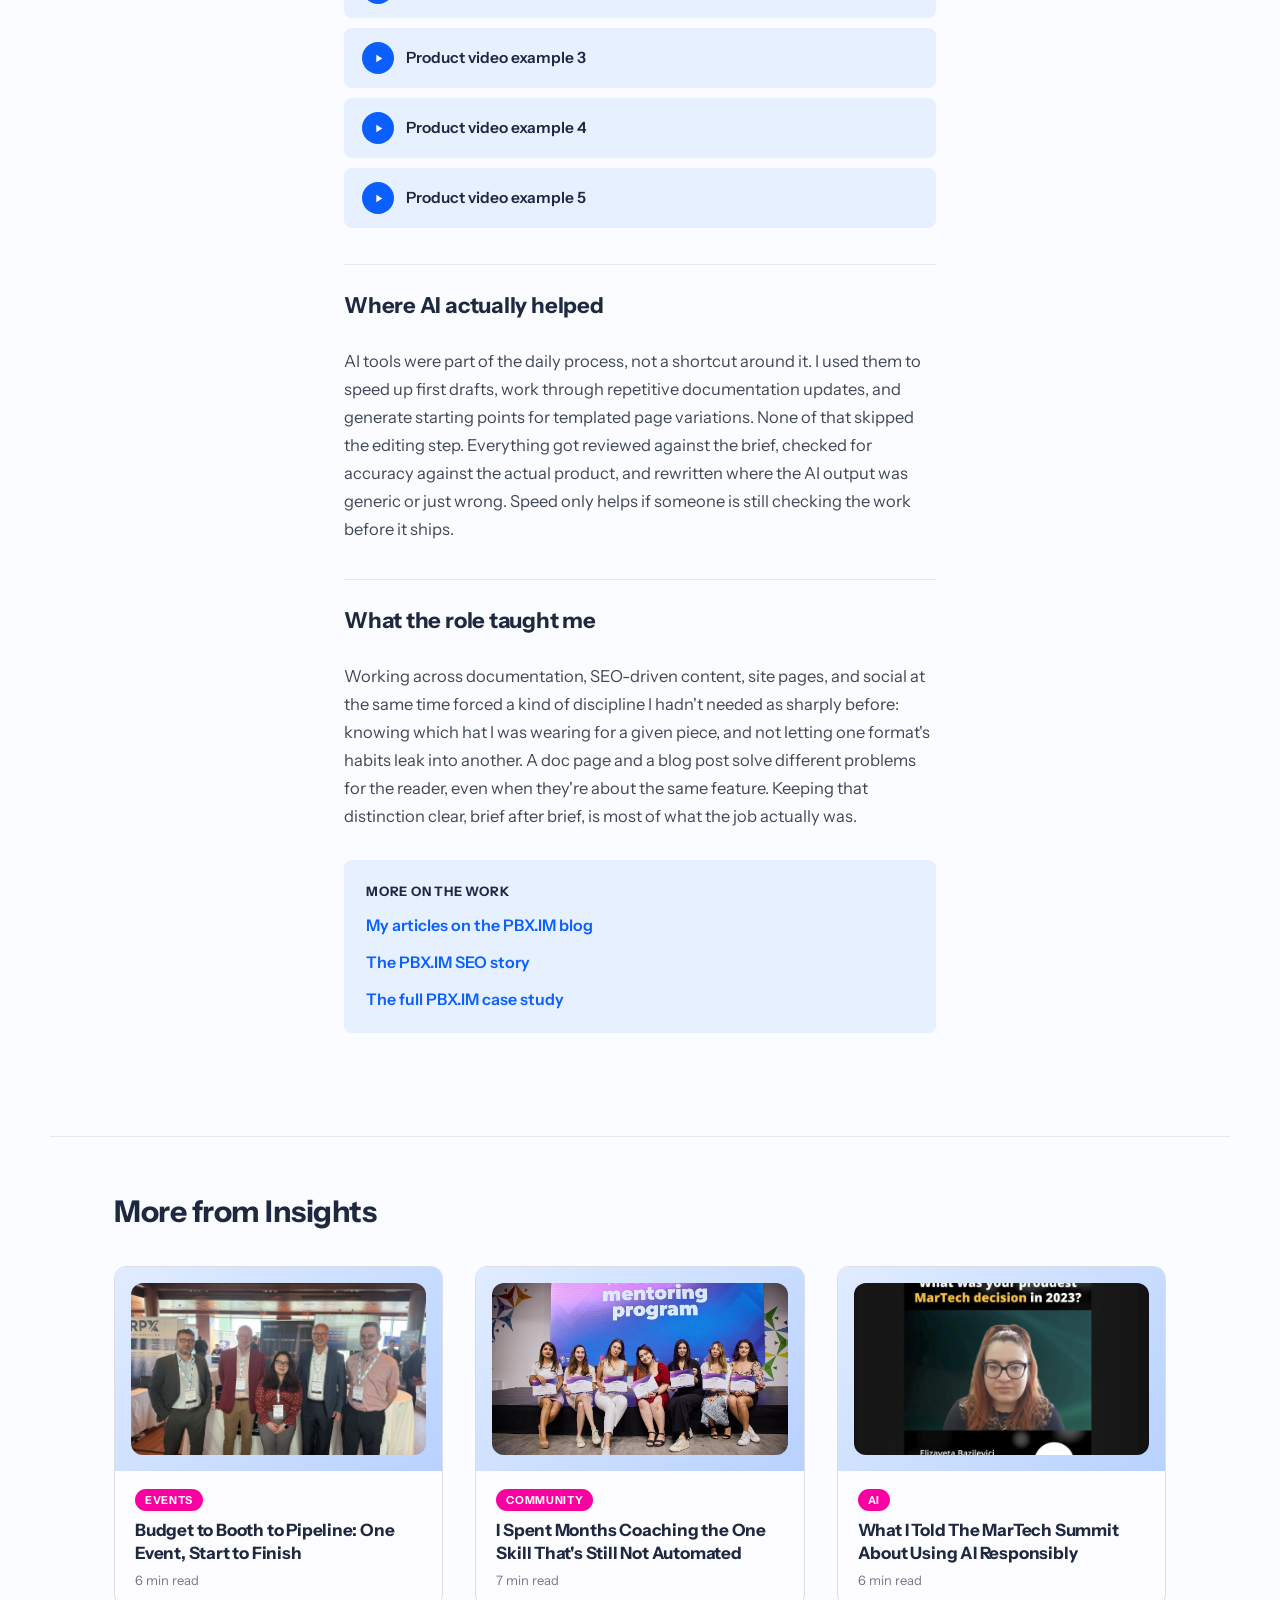
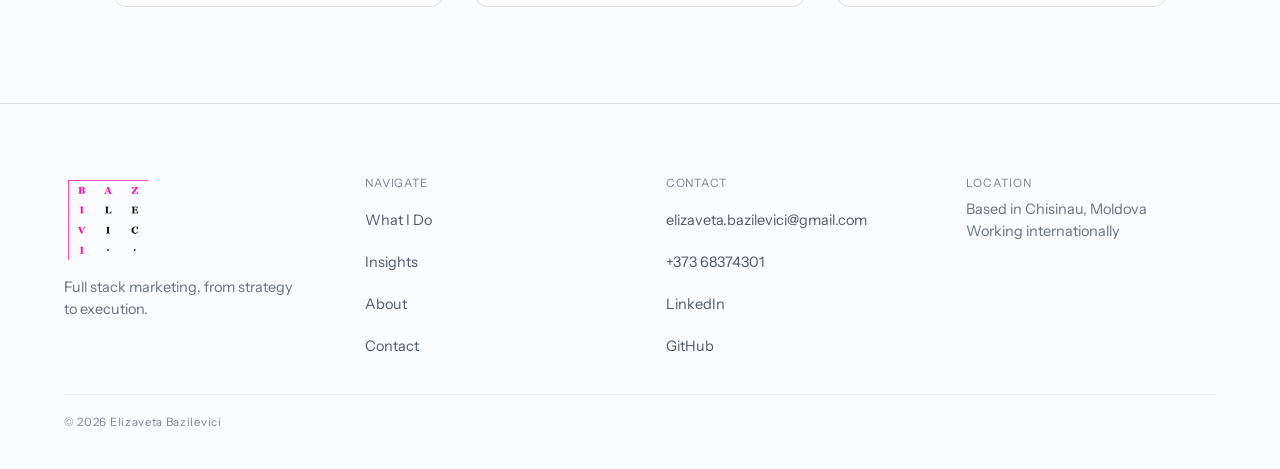
<file: insights-content-management-for-a-cloud-phone-platform.html>
<!DOCTYPE html>
<html lang="en">
<head>
<meta charset="utf-8">
<meta name="viewport" content="width=device-width, initial-scale=1">
<title>Content Management for a Cloud Phone Platform — Elizaveta Bazilevici</title>
<meta name="description" content="Documentation, SEO-driven blog content, site pages, and social, run in parallel on a sprint cycle, and where AI helped without skipping the editing step.">
<meta property="og:title" content="Content Management for a Cloud Phone Platform — Elizaveta Bazilevici">
<meta property="og:description" content="Documentation, SEO-driven blog content, site pages, and social, run in parallel on a sprint cycle, and where AI helped without skipping the editing step.">
<meta property="og:image" content="https://bazilevici.com/assets/img/work-content-management.jpg">
<meta property="og:url" content="https://bazilevici.com/insights-content-management-for-a-cloud-phone-platform.html">
<meta property="og:type" content="article">
<meta name="twitter:card" content="summary_large_image">
<meta name="twitter:title" content="Content Management for a Cloud Phone Platform — Elizaveta Bazilevici">
<meta name="twitter:description" content="Documentation, SEO-driven blog content, site pages, and social, run in parallel on a sprint cycle, and where AI helped without skipping the editing step.">
<meta name="twitter:image" content="https://bazilevici.com/assets/img/work-content-management.jpg">
<script type="application/ld+json">
{
  "@context": "https://schema.org",
  "@graph": [
    {
      "@type": "Person",
      "name": "Elizaveta Bazilevici",
      "jobTitle": "Marketing & Event Strategist",
      "url": "https://bazilevici.com/about.html",
      "sameAs": [
        "https://linkedin.com/in/bazilevici",
        "https://github.com/elizavetabaz"
      ]
    },
    {
      "@type": "Article",
      "headline": "Content Management for a Cloud Phone Platform",
      "description": "Documentation, SEO-driven blog content, site pages, and social, run in parallel on a sprint cycle, and where AI helped without skipping the editing step.",
      "image": "https://bazilevici.com/assets/img/work-content-management.jpg",
      "url": "https://bazilevici.com/insights-content-management-for-a-cloud-phone-platform.html",
      "datePublished": "2026-09-10",
      "author": {
        "@type": "Person",
        "name": "Elizaveta Bazilevici",
        "url": "https://bazilevici.com/about.html"
      }
    }
  ]
}
</script>
<link rel="icon" type="image/svg+xml" href="assets/img/favicon.svg">
<link rel="preconnect" href="https://fonts.googleapis.com">
<link rel="preconnect" href="https://fonts.gstatic.com" crossorigin>
<link href="https://fonts.googleapis.com/css2?family=Instrument+Sans:wght@400;500;600;700&display=swap" rel="stylesheet">
<link rel="stylesheet" href="assets/css/style.css">
</head>
<body>

<header class="site-header" id="top">
  <div class="site-header__bar">
    <a href="index.html#top" class="brand-link">
      <img src="assets/img/logo.png" alt="Bazilevici" />
    </a>
    <div class="site-header__actions">
      <nav class="site-nav">
        <a href="index.html#services">What I Do</a>
        <a href="insights.html">Insights</a>
        <a href="about.html">About</a>
      </nav>
      <a href="mailto:elizaveta.bazilevici@gmail.com" class="btn-contact">Contact</a>
      <button type="button" class="menu-toggle" data-menu-toggle aria-label="Toggle navigation">
        <span></span>
        <span></span>
      </button>
    </div>
  </div>
  <nav class="mobile-nav" data-mobile-nav>
    <a href="index.html#services">What I Do</a>
    <a href="insights.html">Insights</a>
    <a href="about.html">About</a>
  </nav>
</header>

<section class="article-hero">
  <a href="insights.html" class="back-link">← Back to Insights</a>
  <h1>What Content Management for a Cloud Phone Platform Actually Looked Like</h1>
  <p class="article-hero__dek">Documentation, SEO-driven blog content, site pages, and social, run in parallel on a sprint cycle, and where AI helped without skipping the editing step.</p>
  <div class="article-meta">
    <span class="article-tag article-tag--pink">Content</span>
    <span aria-hidden="true">·</span>
    <span>7 min read</span>
  </div>
</section>

<section class="article-takeaways">
  <div class="article-takeaways__box">
    <div class="article-takeaways__label">Key Takeaways</div>
    <ul>
      <li><span>→</span>Four content streams, documentation, blog, site pages, and social, ran in parallel on a sprint cycle, not on a writer's own schedule.</li>
      <li><span>→</span>Documentation was rewritten, not patched, whenever the underlying feature changed enough to warrant it.</li>
      <li><span>→</span>SEO briefs set the topic, but the job was reconstructing the real question behind the keywords and answering it well.</li>
      <li><span>→</span>AI sped up drafts and templated pages, but every output was still checked against the brief and the actual product before it shipped.</li>
    </ul>
  </div>
</section>

<article class="article-body">
  <p>I joined the PBX.IM team at BinarCode as Content Manager, and the job turned out to be less about writing and more about keeping four different content streams moving at once without any of them going stale. PBX.IM is a cloud phone system for small and mid-sized businesses, covering VoIP, call routing, SMS, and Microsoft Teams integration. My day-to-day split across documentation, blog content, site pages, and social.</p>
  <p>I worked alongside SEO and paid media experts and a designer, with a Scrum Master keeping the team on an Agile, sprint-based rhythm. That structure shaped the work more than people usually expect from a content role: briefs, priorities, and page requests showed up on a sprint cycle, not on my own schedule.</p>

  <h2>Documentation, tied to what engineering was actually shipping</h2>
  <p>The product moved fast, and documentation had to move with it. I worked directly with the development team on the docs at pbx.im/documentation, writing new pages for features as they shipped and going back to rewrite older pages when the underlying feature changed. That meant sitting close to engineering, asking enough questions to actually understand what changed technically, then translating that into steps a non-technical operator could follow. Patching an old doc with a line or two was never the move. If the feature changed enough, the whole page got rewritten.</p>

  <h2>Blog articles from SEO briefs</h2>
  <p>Most of my blog work started with a brief from the SEO team, not a topic I picked myself. I'd take the brief, the target keywords, and the intent behind them, and turn that into an article that actually answered the question someone was searching for. The skill here was holding two things at once: cover what the brief asked for, and still write something a real reader would want to finish. A keyword list on its own does not make a good article. You have to reconstruct the actual question and answer it well. Everything I published there is collected at <a href="https://www.pbx.im/blog/author/liza-bazilevici" target="_blank" rel="noopener noreferrer">pbx.im/blog/author/liza-bazilevici</a>.</p>

  <img src="assets/img/pbx-blog-screenshot.jpg" alt="Blog articles by Liza on PBX.IM" />

  <h2>Feature, service, and site pages</h2>
  <p>I also wrote and updated copy for feature pages, service pages, and various site page variations, again from SEO briefs, working closely with design in Figma so the copy and the layout got built together rather than copy getting dropped into a finished template. Some of these pages were standalone. Others were part of a larger templated set, like country-specific pages that reused the same structure with different local details. Writing for that kind of template is a different exercise than writing a single article: the copy needs to hold up across dozens of variations without sounding recycled.</p>

  <h2>Social media</h2>
  <p>Social was the shortest feedback loop of the four. A recurring piece of it was presenting new features as they shipped, which meant working with engineers to put together product videos, then using AI tools to edit them into something short enough for a feed. Different rhythm, different format constraints from the rest of the work, same underlying job: take the product story and shape it for wherever it needed to land.</p>

  <div class="video-list">
    <a href="https://youtu.be/Y6th5NHEzEA?si=zlEmnjMDkkjZUSjz" target="_blank" rel="noopener noreferrer" class="video-row">
      <span class="video-row__play"><svg width="13" height="13" viewBox="0 0 24 24" fill="oklch(0.995 0.002 265)"><path d="M8 5v14l11-7z"/></svg></span>
      <span>Product video example 1</span>
    </a>
    <a href="https://youtu.be/ZeuOkypLWlQ?si=RVXtHO-UGewPtuTq" target="_blank" rel="noopener noreferrer" class="video-row">
      <span class="video-row__play"><svg width="13" height="13" viewBox="0 0 24 24" fill="oklch(0.995 0.002 265)"><path d="M8 5v14l11-7z"/></svg></span>
      <span>Product video example 2</span>
    </a>
    <a href="https://youtu.be/PQ06abwMTMM?si=_YvcgZ8Y1NB3dPrC" target="_blank" rel="noopener noreferrer" class="video-row">
      <span class="video-row__play"><svg width="13" height="13" viewBox="0 0 24 24" fill="oklch(0.995 0.002 265)"><path d="M8 5v14l11-7z"/></svg></span>
      <span>Product video example 3</span>
    </a>
    <a href="https://youtu.be/Wl8hhVK_L50?si=KcVHFU4a_W6o5XFI" target="_blank" rel="noopener noreferrer" class="video-row">
      <span class="video-row__play"><svg width="13" height="13" viewBox="0 0 24 24" fill="oklch(0.995 0.002 265)"><path d="M8 5v14l11-7z"/></svg></span>
      <span>Product video example 4</span>
    </a>
    <a href="https://youtu.be/SXVkjioHdW0?si=PzDuS7LwM4GAJBt7" target="_blank" rel="noopener noreferrer" class="video-row">
      <span class="video-row__play"><svg width="13" height="13" viewBox="0 0 24 24" fill="oklch(0.995 0.002 265)"><path d="M8 5v14l11-7z"/></svg></span>
      <span>Product video example 5</span>
    </a>
  </div>

  <h2>Where AI actually helped</h2>
  <p>AI tools were part of the daily process, not a shortcut around it. I used them to speed up first drafts, work through repetitive documentation updates, and generate starting points for templated page variations. None of that skipped the editing step. Everything got reviewed against the brief, checked for accuracy against the actual product, and rewritten where the AI output was generic or just wrong. Speed only helps if someone is still checking the work before it ships.</p>

  <h2>What the role taught me</h2>
  <p>Working across documentation, SEO-driven content, site pages, and social at the same time forced a kind of discipline I hadn't needed as sharply before: knowing which hat I was wearing for a given piece, and not letting one format's habits leak into another. A doc page and a blog post solve different problems for the reader, even when they're about the same feature. Keeping that distinction clear, brief after brief, is most of what the job actually was.</p>

  <div class="article-links-box">
    <div class="article-links-box__label">More on the work</div>
    <a href="https://www.pbx.im/blog/author/liza-bazilevici" target="_blank" rel="noopener noreferrer">My articles on the PBX.IM blog</a>
    <a href="https://binarcode.com/blog/pbx-im-seo-story/" target="_blank" rel="noopener noreferrer">The PBX.IM SEO story</a>
    <a href="https://binarcode.com/projects/pbx.im/" target="_blank" rel="noopener noreferrer">The full PBX.IM case study</a>
  </div>
</article>

<section class="more-insights">
  <h2>More from Insights</h2>
  <div class="more-grid">
    <a href="insights-budget-to-booth-to-pipeline.html" class="more-card">
      <div class="more-card__media"><img src="assets/img/work-budget-to-booth.jpg" alt="Budget to Booth to Pipeline" onerror="this.style.display='none'" /></div>
      <div class="more-card__body">
        <span class="more-card__tag">Events</span>
        <h3 class="more-card__title">Budget to Booth to Pipeline: One Event, Start to Finish</h3>
        <span class="more-card__meta">6 min read</span>
      </div>
    </a>
    <a href="insights-coaching-the-skill-thats-not-automated.html" class="more-card">
      <div class="more-card__media"><img src="assets/img/work-coaching.jpg" alt="Coaching the Skill That's Still Not Automated" onerror="this.style.display='none'" /></div>
      <div class="more-card__body">
        <span class="more-card__tag">Community</span>
        <h3 class="more-card__title">I Spent Months Coaching the One Skill That's Still Not Automated</h3>
        <span class="more-card__meta">7 min read</span>
      </div>
    </a>
    <a href="insights-ai-output-nobody-trusts.html" class="more-card">
      <div class="more-card__media"><img src="assets/img/work-ai-output.jpg" alt="What I Told The MarTech Summit About Using AI Responsibly" onerror="this.style.display='none'" /></div>
      <div class="more-card__body">
        <span class="more-card__tag">AI</span>
        <h3 class="more-card__title">What I Told The MarTech Summit About Using AI Responsibly</h3>
        <span class="more-card__meta">6 min read</span>
      </div>
    </a>
  </div>
</section>

<footer class="site-footer">
  <div class="site-footer__grid">
    <div class="site-footer__brand">
      <a href="index.html#top"><img src="assets/img/logo.png" alt="Bazilevici" /></a>
      <p>Full stack marketing, from strategy to execution.</p>
    </div>

    <nav>
      <div class="site-footer__label">Navigate</div>
      <a href="index.html#services">What I Do</a>
      <a href="insights.html">Insights</a>
      <a href="about.html">About</a>
      <a href="mailto:elizaveta.bazilevici@gmail.com">Contact</a>
    </nav>

    <div class="site-footer__contact">
      <div class="site-footer__label">Contact</div>
      <a href="mailto:elizaveta.bazilevici@gmail.com">elizaveta.bazilevici@gmail.com</a>
      <a href="tel:+37368374301">+373 68374301</a>
      <a href="https://linkedin.com/in/bazilevici" target="_blank" rel="noopener noreferrer">LinkedIn</a>
      <a href="https://github.com/elizavetabaz" target="_blank" rel="noopener noreferrer">GitHub</a>
    </div>

    <div class="site-footer__location">
      <div class="site-footer__label">Location</div>
      <p>Based in Chisinau, Moldova<br>Working internationally</p>
    </div>
  </div>
  <div class="site-footer__bottom">
    <div class="site-footer__copyright">© 2026 Elizaveta Bazilevici</div>
  </div>
</footer>

<script src="assets/js/main.js"></script>
</body>
</html>
</file>
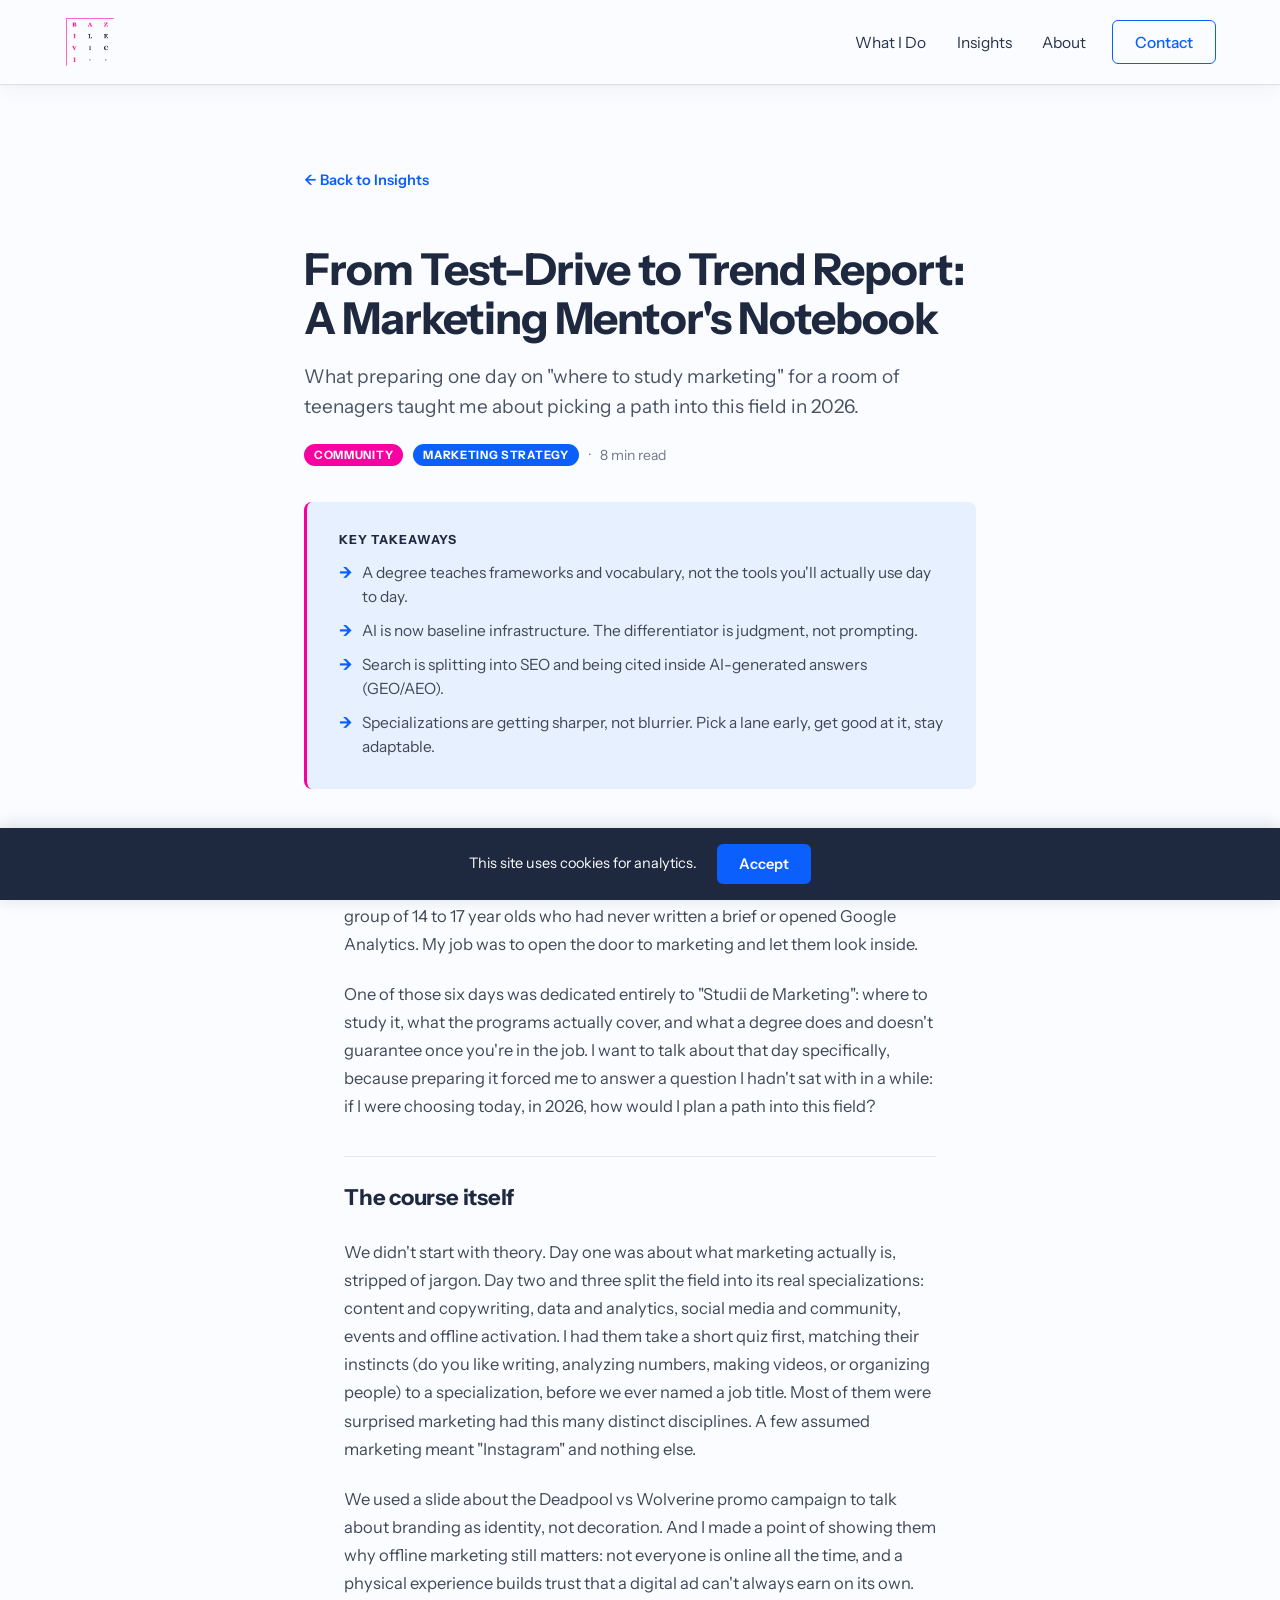
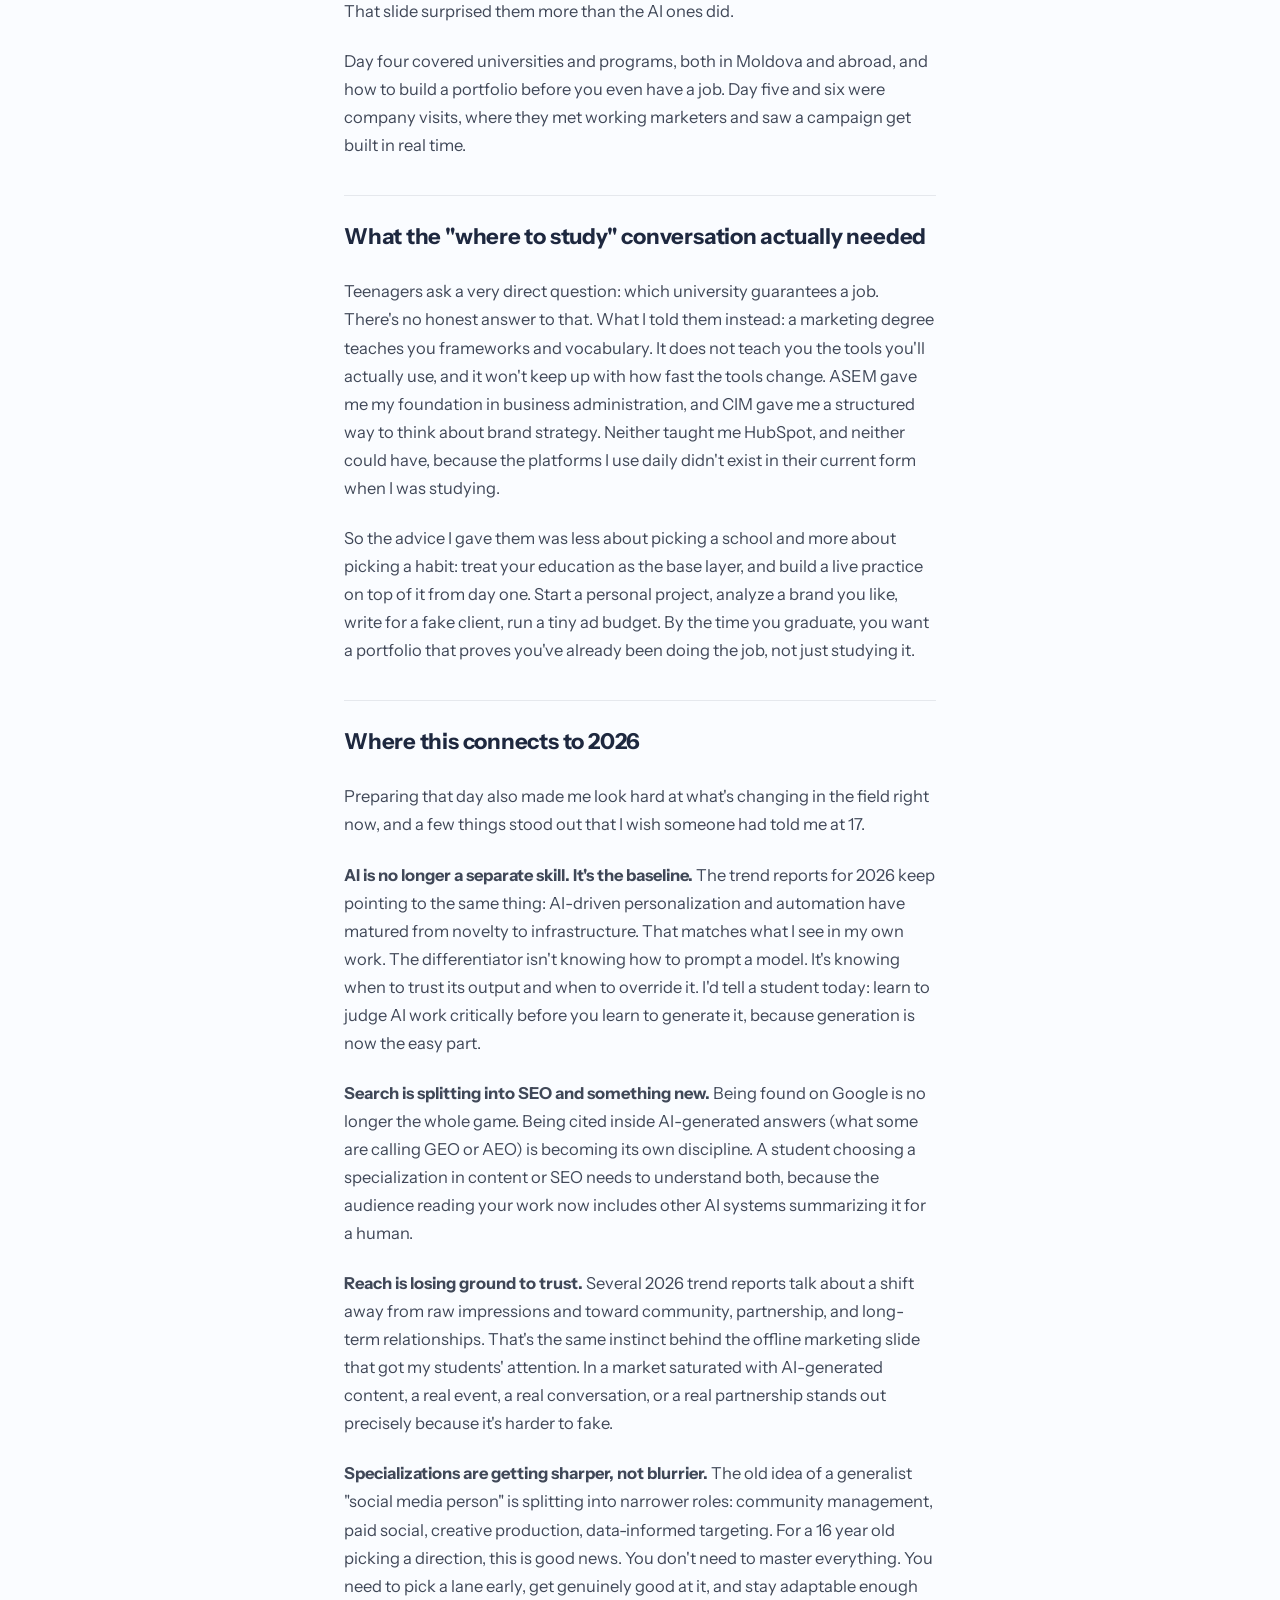
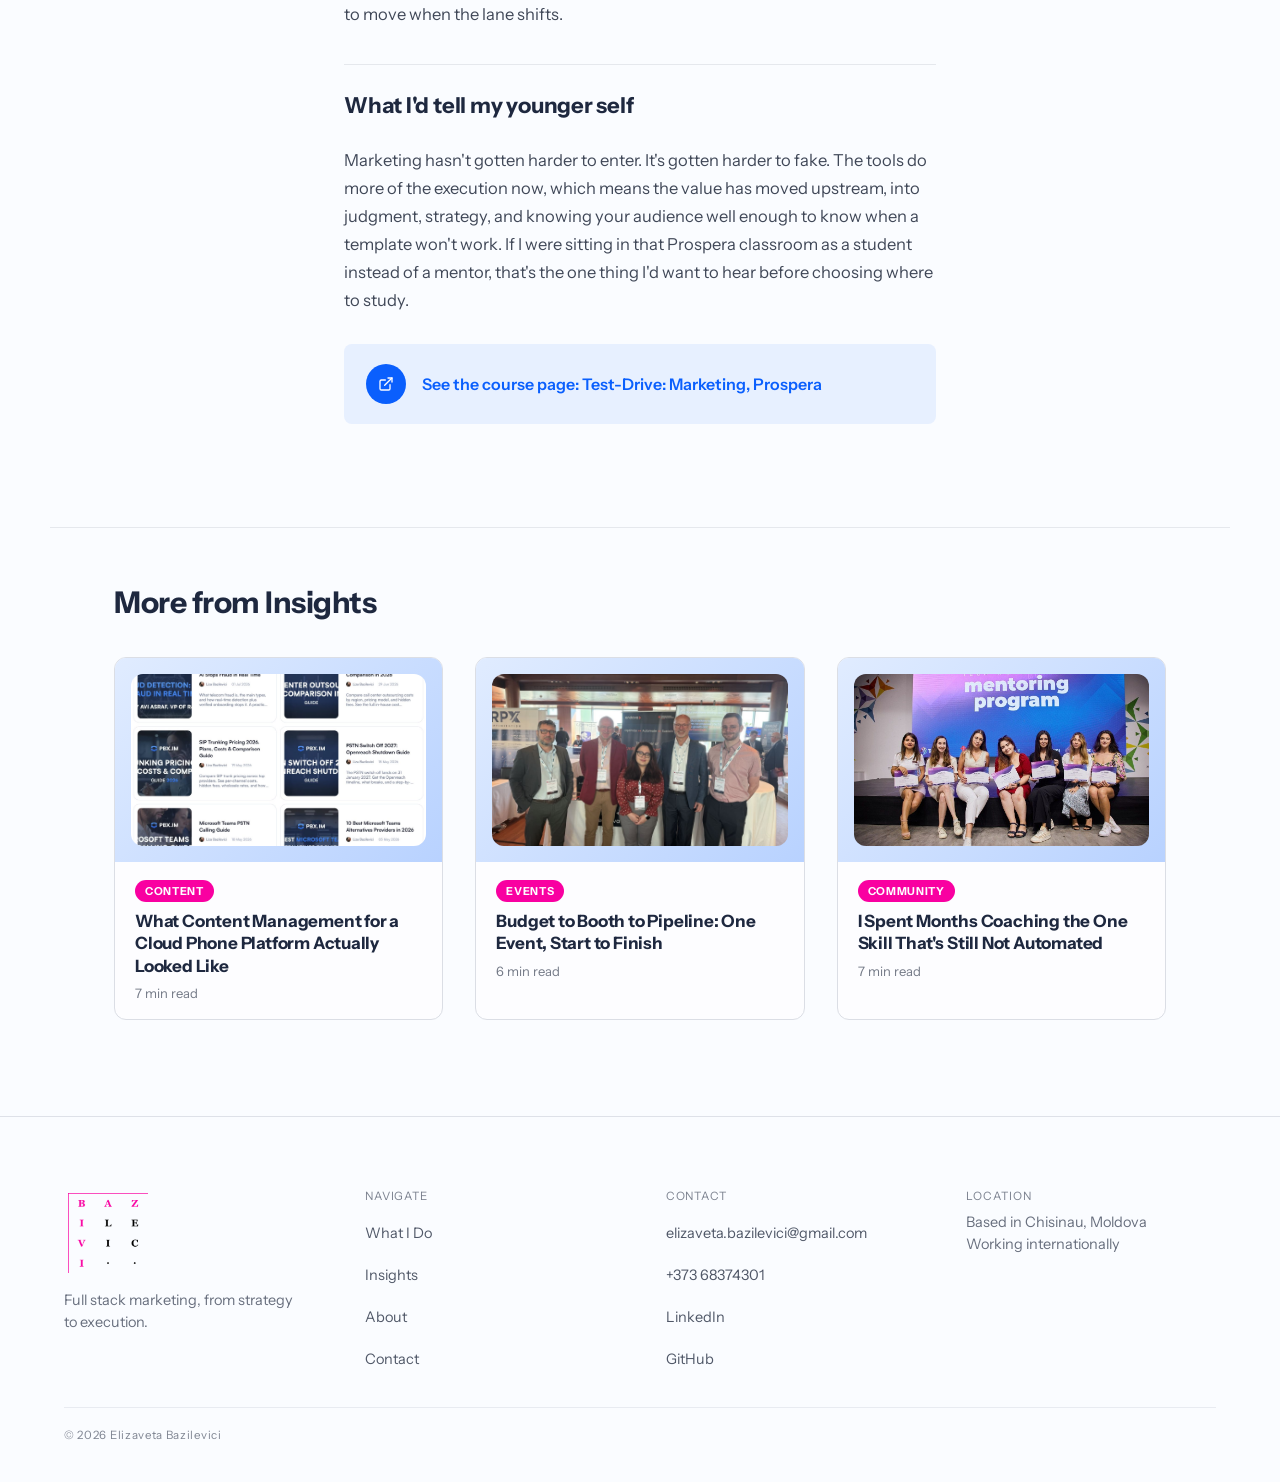
<file: insights-from-test-drive-to-trend-report.html>
<!DOCTYPE html>
<html lang="en">
<head>
<meta charset="utf-8">
<meta name="viewport" content="width=device-width, initial-scale=1">
<title>From Test-Drive to Trend Report — Elizaveta Bazilevici</title>
<meta name="description" content="What preparing one day on where to study marketing for a room of teenagers taught me about picking a path into this field in 2026.">
<meta property="og:title" content="From Test-Drive to Trend Report — Elizaveta Bazilevici">
<meta property="og:description" content="What preparing one day on where to study marketing for a room of teenagers taught me about picking a path into this field in 2026.">
<meta property="og:image" content="https://bazilevici.com/assets/img/work-test-drive.jpg">
<meta property="og:url" content="https://bazilevici.com/insights-from-test-drive-to-trend-report.html">
<meta property="og:type" content="article">
<meta name="twitter:card" content="summary_large_image">
<meta name="twitter:title" content="From Test-Drive to Trend Report — Elizaveta Bazilevici">
<meta name="twitter:description" content="What preparing one day on where to study marketing for a room of teenagers taught me about picking a path into this field in 2026.">
<meta name="twitter:image" content="https://bazilevici.com/assets/img/work-test-drive.jpg">
<script type="application/ld+json">
{
  "@context": "https://schema.org",
  "@graph": [
    {
      "@type": "Person",
      "name": "Elizaveta Bazilevici",
      "jobTitle": "Marketing & Event Strategist",
      "url": "https://bazilevici.com/about.html",
      "sameAs": [
        "https://linkedin.com/in/bazilevici",
        "https://github.com/elizavetabaz"
      ]
    },
    {
      "@type": "Article",
      "headline": "From Test-Drive to Trend Report",
      "description": "What preparing one day on where to study marketing for a room of teenagers taught me about picking a path into this field in 2026.",
      "image": "https://bazilevici.com/assets/img/work-test-drive.jpg",
      "url": "https://bazilevici.com/insights-from-test-drive-to-trend-report.html",
      "datePublished": "2026-09-10",
      "author": {
        "@type": "Person",
        "name": "Elizaveta Bazilevici",
        "url": "https://bazilevici.com/about.html"
      }
    }
  ]
}
</script>
<link rel="icon" type="image/svg+xml" href="assets/img/favicon.svg">
<link rel="preconnect" href="https://fonts.googleapis.com">
<link rel="preconnect" href="https://fonts.gstatic.com" crossorigin>
<link href="https://fonts.googleapis.com/css2?family=Instrument+Sans:wght@400;500;600;700&display=swap" rel="stylesheet">
<link rel="stylesheet" href="assets/css/style.css">
</head>
<body>

<header class="site-header" id="top">
  <div class="site-header__bar">
    <a href="index.html#top" class="brand-link">
      <img src="assets/img/logo.png" alt="Bazilevici" />
    </a>
    <div class="site-header__actions">
      <nav class="site-nav">
        <a href="index.html#services">What I Do</a>
        <a href="insights.html">Insights</a>
        <a href="about.html">About</a>
      </nav>
      <a href="mailto:elizaveta.bazilevici@gmail.com" class="btn-contact">Contact</a>
      <button type="button" class="menu-toggle" data-menu-toggle aria-label="Toggle navigation">
        <span></span>
        <span></span>
      </button>
    </div>
  </div>
  <nav class="mobile-nav" data-mobile-nav>
    <a href="index.html#services">What I Do</a>
    <a href="insights.html">Insights</a>
    <a href="about.html">About</a>
  </nav>
</header>

<section class="article-hero">
  <a href="insights.html" class="back-link">← Back to Insights</a>
  <h1>From Test-Drive to Trend Report: A Marketing Mentor's Notebook</h1>
  <p class="article-hero__dek">What preparing one day on "where to study marketing" for a room of teenagers taught me about picking a path into this field in 2026.</p>
  <div class="article-meta">
    <span class="article-tag article-tag--pink">Community</span>
    <span class="article-tag article-tag--blue">Marketing Strategy</span>
    <span aria-hidden="true">·</span>
    <span>8 min read</span>
  </div>
</section>

<section class="article-takeaways">
  <div class="article-takeaways__box">
    <div class="article-takeaways__label">Key Takeaways</div>
    <ul>
      <li><span>→</span>A degree teaches frameworks and vocabulary, not the tools you'll actually use day to day.</li>
      <li><span>→</span>AI is now baseline infrastructure. The differentiator is judgment, not prompting.</li>
      <li><span>→</span>Search is splitting into SEO and being cited inside AI-generated answers (GEO/AEO).</li>
      <li><span>→</span>Specializations are getting sharper, not blurrier. Pick a lane early, get good at it, stay adaptable.</li>
    </ul>
  </div>
</section>

<article class="article-body">
  <p>Last year I mentored "Test-Drive: Marketing" at Prospera, a course that lets teenagers try out a profession before they commit to studying it. Six days. A group of 14 to 17 year olds who had never written a brief or opened Google Analytics. My job was to open the door to marketing and let them look inside.</p>
  <p>One of those six days was dedicated entirely to "Studii de Marketing": where to study it, what the programs actually cover, and what a degree does and doesn't guarantee once you're in the job. I want to talk about that day specifically, because preparing it forced me to answer a question I hadn't sat with in a while: if I were choosing today, in 2026, how would I plan a path into this field?</p>

  <h2>The course itself</h2>
  <p>We didn't start with theory. Day one was about what marketing actually is, stripped of jargon. Day two and three split the field into its real specializations: content and copywriting, data and analytics, social media and community, events and offline activation. I had them take a short quiz first, matching their instincts (do you like writing, analyzing numbers, making videos, or organizing people) to a specialization, before we ever named a job title. Most of them were surprised marketing had this many distinct disciplines. A few assumed marketing meant "Instagram" and nothing else.</p>
  <p>We used a slide about the Deadpool vs Wolverine promo campaign to talk about branding as identity, not decoration. And I made a point of showing them why offline marketing still matters: not everyone is online all the time, and a physical experience builds trust that a digital ad can't always earn on its own. That slide surprised them more than the AI ones did.</p>
  <p>Day four covered universities and programs, both in Moldova and abroad, and how to build a portfolio before you even have a job. Day five and six were company visits, where they met working marketers and saw a campaign get built in real time.</p>

  <h2>What the "where to study" conversation actually needed</h2>
  <p>Teenagers ask a very direct question: which university guarantees a job. There's no honest answer to that. What I told them instead: a marketing degree teaches you frameworks and vocabulary. It does not teach you the tools you'll actually use, and it won't keep up with how fast the tools change. ASEM gave me my foundation in business administration, and CIM gave me a structured way to think about brand strategy. Neither taught me HubSpot, and neither could have, because the platforms I use daily didn't exist in their current form when I was studying.</p>
  <p>So the advice I gave them was less about picking a school and more about picking a habit: treat your education as the base layer, and build a live practice on top of it from day one. Start a personal project, analyze a brand you like, write for a fake client, run a tiny ad budget. By the time you graduate, you want a portfolio that proves you've already been doing the job, not just studying it.</p>

  <h2>Where this connects to 2026</h2>
  <p>Preparing that day also made me look hard at what's changing in the field right now, and a few things stood out that I wish someone had told me at 17.</p>
  <p><strong>AI is no longer a separate skill. It's the baseline.</strong> The trend reports for 2026 keep pointing to the same thing: AI-driven personalization and automation have matured from novelty to infrastructure. That matches what I see in my own work. The differentiator isn't knowing how to prompt a model. It's knowing when to trust its output and when to override it. I'd tell a student today: learn to judge AI work critically before you learn to generate it, because generation is now the easy part.</p>
  <p><strong>Search is splitting into SEO and something new.</strong> Being found on Google is no longer the whole game. Being cited inside AI-generated answers (what some are calling GEO or AEO) is becoming its own discipline. A student choosing a specialization in content or SEO needs to understand both, because the audience reading your work now includes other AI systems summarizing it for a human.</p>
  <p><strong>Reach is losing ground to trust.</strong> Several 2026 trend reports talk about a shift away from raw impressions and toward community, partnership, and long-term relationships. That's the same instinct behind the offline marketing slide that got my students' attention. In a market saturated with AI-generated content, a real event, a real conversation, or a real partnership stands out precisely because it's harder to fake.</p>
  <p><strong>Specializations are getting sharper, not blurrier.</strong> The old idea of a generalist "social media person" is splitting into narrower roles: community management, paid social, creative production, data-informed targeting. For a 16 year old picking a direction, this is good news. You don't need to master everything. You need to pick a lane early, get genuinely good at it, and stay adaptable enough to move when the lane shifts.</p>

  <h2>What I'd tell my younger self</h2>
  <p>Marketing hasn't gotten harder to enter. It's gotten harder to fake. The tools do more of the execution now, which means the value has moved upstream, into judgment, strategy, and knowing your audience well enough to know when a template won't work. If I were sitting in that Prospera classroom as a student instead of a mentor, that's the one thing I'd want to hear before choosing where to study.</p>

  <div class="article-callout">
    <div class="article-callout__icon"><svg width="16" height="16" viewBox="0 0 24 24" fill="none" stroke="oklch(0.995 0.002 265)" stroke-width="2" stroke-linecap="round" stroke-linejoin="round"><path d="M18 13v6a2 2 0 0 1-2 2H5a2 2 0 0 1-2-2V8a2 2 0 0 1 2-2h6"/><polyline points="15 3 21 3 21 9"/><line x1="10" y1="14" x2="21" y2="3"/></svg></div>
    <div class="article-callout__text">
      <a href="https://prospera.md/test-drive/marketing" target="_blank" rel="noopener noreferrer">See the course page: Test-Drive: Marketing, Prospera</a>
    </div>
  </div>
</article>

<section class="more-insights">
  <h2>More from Insights</h2>
  <div class="more-grid">
    <a href="insights-content-management-for-a-cloud-phone-platform.html" class="more-card">
      <div class="more-card__media"><img src="assets/img/work-content-management.jpg" alt="What Content Management for a Cloud Phone Platform Actually Looked Like" onerror="this.style.display='none'" /></div>
      <div class="more-card__body">
        <span class="more-card__tag">Content</span>
        <h3 class="more-card__title">What Content Management for a Cloud Phone Platform Actually Looked Like</h3>
        <span class="more-card__meta">7 min read</span>
      </div>
    </a>
    <a href="insights-budget-to-booth-to-pipeline.html" class="more-card">
      <div class="more-card__media"><img src="assets/img/work-budget-to-booth.jpg" alt="Budget to Booth to Pipeline" onerror="this.style.display='none'" /></div>
      <div class="more-card__body">
        <span class="more-card__tag">Events</span>
        <h3 class="more-card__title">Budget to Booth to Pipeline: One Event, Start to Finish</h3>
        <span class="more-card__meta">6 min read</span>
      </div>
    </a>
    <a href="insights-coaching-the-skill-thats-not-automated.html" class="more-card">
      <div class="more-card__media"><img src="assets/img/work-coaching.jpg" alt="Coaching the Skill That's Still Not Automated" onerror="this.style.display='none'" /></div>
      <div class="more-card__body">
        <span class="more-card__tag">Community</span>
        <h3 class="more-card__title">I Spent Months Coaching the One Skill That's Still Not Automated</h3>
        <span class="more-card__meta">7 min read</span>
      </div>
    </a>
  </div>
</section>

<footer class="site-footer">
  <div class="site-footer__grid">
    <div class="site-footer__brand">
      <a href="index.html#top"><img src="assets/img/logo.png" alt="Bazilevici" /></a>
      <p>Full stack marketing, from strategy to execution.</p>
    </div>

    <nav>
      <div class="site-footer__label">Navigate</div>
      <a href="index.html#services">What I Do</a>
      <a href="insights.html">Insights</a>
      <a href="about.html">About</a>
      <a href="mailto:elizaveta.bazilevici@gmail.com">Contact</a>
    </nav>

    <div class="site-footer__contact">
      <div class="site-footer__label">Contact</div>
      <a href="mailto:elizaveta.bazilevici@gmail.com">elizaveta.bazilevici@gmail.com</a>
      <a href="tel:+37368374301">+373 68374301</a>
      <a href="https://linkedin.com/in/bazilevici" target="_blank" rel="noopener noreferrer">LinkedIn</a>
      <a href="https://github.com/elizavetabaz" target="_blank" rel="noopener noreferrer">GitHub</a>
    </div>

    <div class="site-footer__location">
      <div class="site-footer__label">Location</div>
      <p>Based in Chisinau, Moldova<br>Working internationally</p>
    </div>
  </div>
  <div class="site-footer__bottom">
    <div class="site-footer__copyright">© 2026 Elizaveta Bazilevici</div>
  </div>
</footer>

<script src="assets/js/main.js"></script>
</body>
</html>
</file>
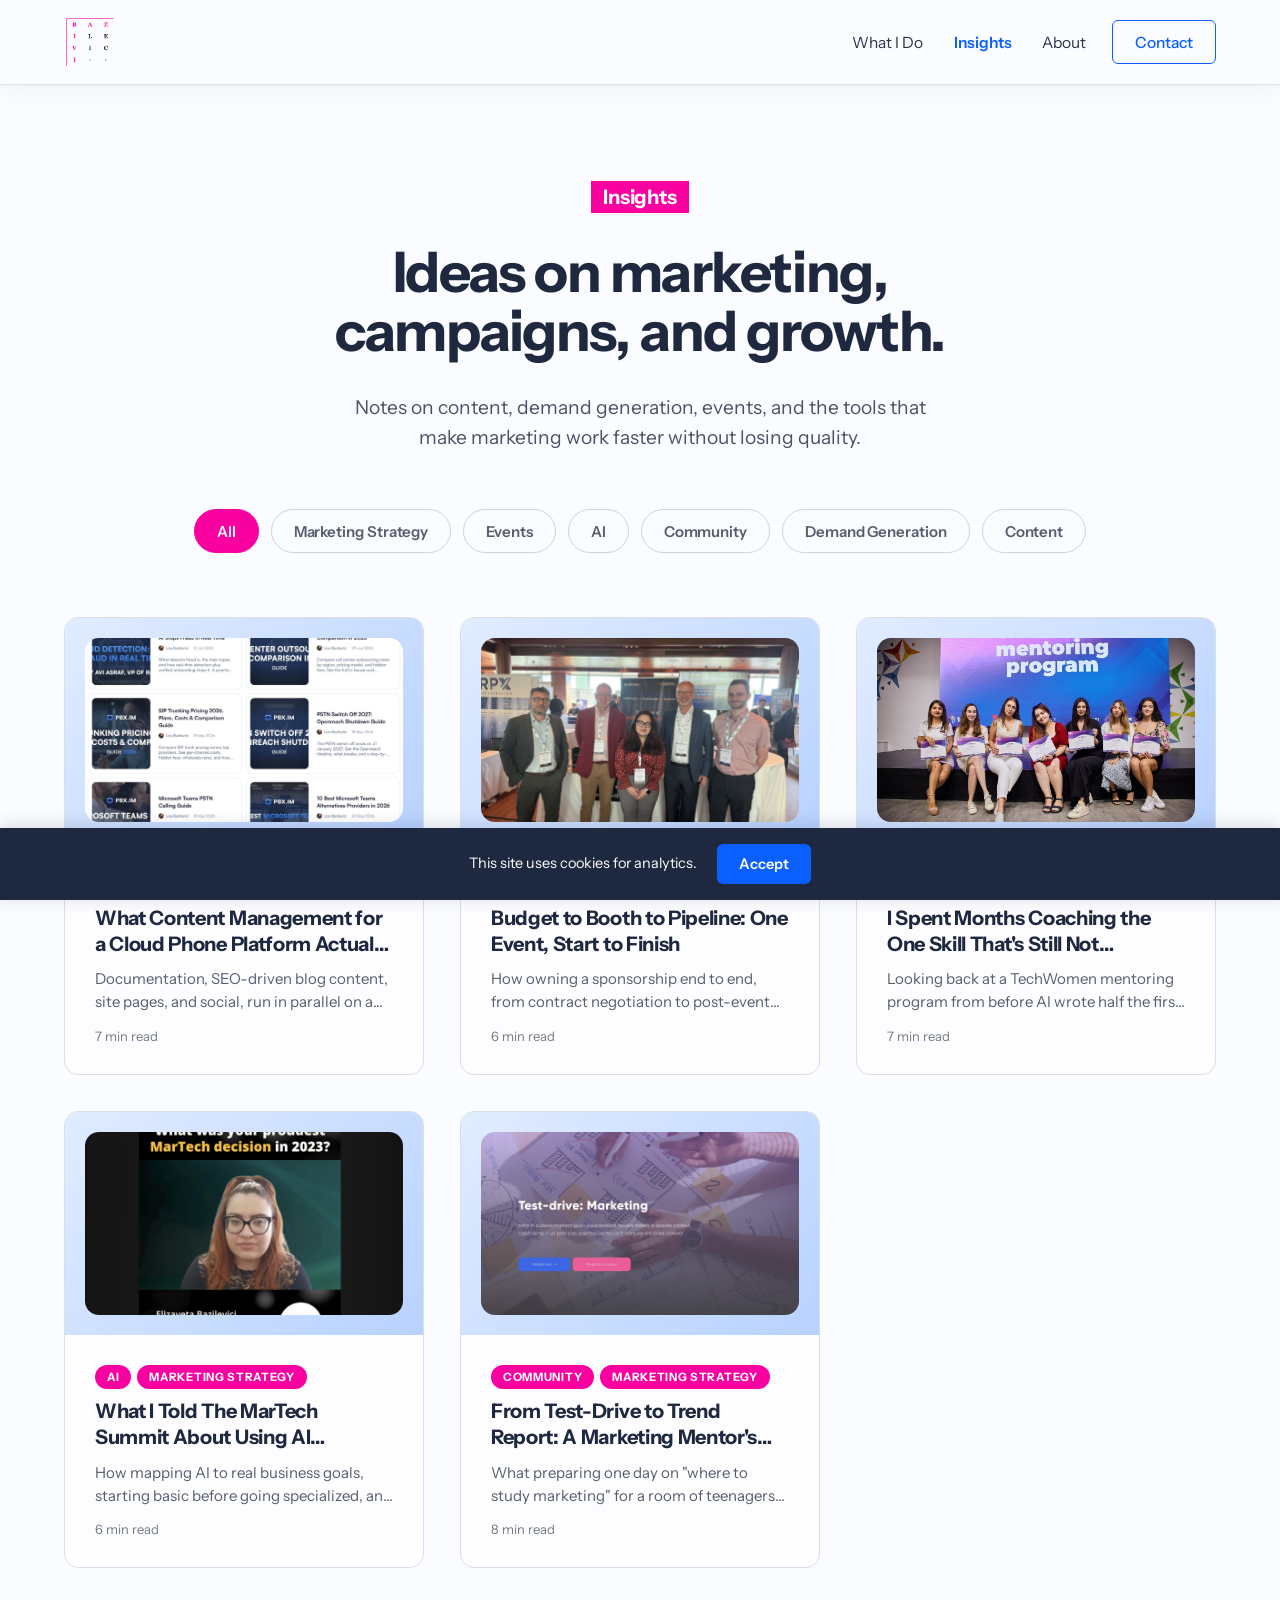
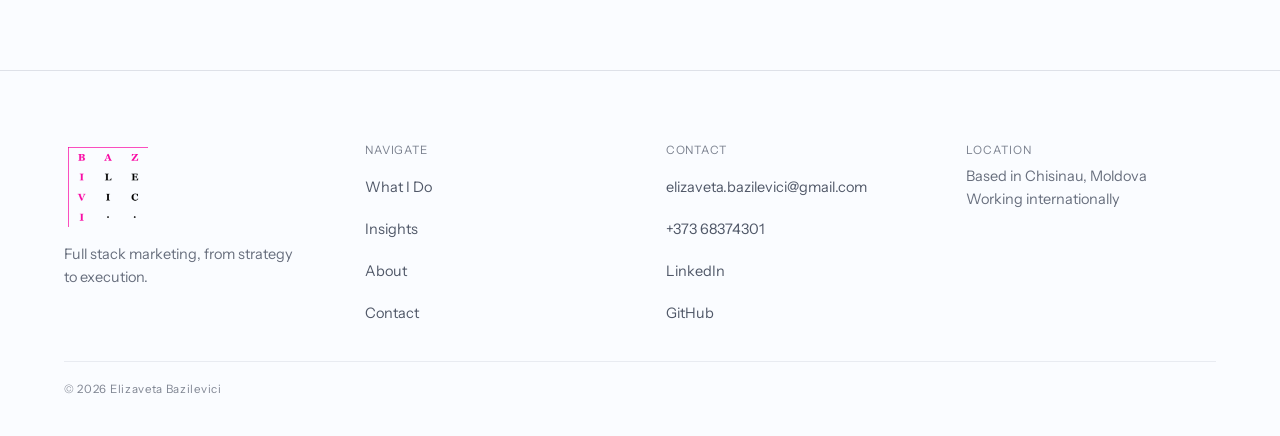
<file: insights.html>
<!DOCTYPE html>
<html lang="en">
<head>
<meta charset="utf-8">
<meta name="viewport" content="width=device-width, initial-scale=1">
<title>Insights — Elizaveta Bazilevici</title>
<meta name="description" content="Notes on content, demand generation, events, and the tools that make marketing work faster without losing quality.">
<meta property="og:title" content="Insights — Elizaveta Bazilevici">
<meta property="og:description" content="Notes on content, demand generation, events, and the tools that make marketing work faster without losing quality.">
<meta property="og:image" content="https://bazilevici.com/assets/img/hero-collage.jpg">
<meta property="og:url" content="https://bazilevici.com/insights.html">
<meta property="og:type" content="website">
<meta name="twitter:card" content="summary_large_image">
<meta name="twitter:title" content="Insights — Elizaveta Bazilevici">
<meta name="twitter:description" content="Notes on content, demand generation, events, and the tools that make marketing work faster without losing quality.">
<meta name="twitter:image" content="https://bazilevici.com/assets/img/hero-collage.jpg">
<script type="application/ld+json">
{
  "@context": "https://schema.org",
  "@type": "Person",
  "name": "Elizaveta Bazilevici",
  "jobTitle": "Marketing & Event Strategist",
  "url": "https://bazilevici.com/about.html",
  "sameAs": [
    "https://linkedin.com/in/bazilevici",
    "https://github.com/elizavetabaz"
  ]
}
</script>
<link rel="icon" type="image/svg+xml" href="assets/img/favicon.svg">
<link rel="preconnect" href="https://fonts.googleapis.com">
<link rel="preconnect" href="https://fonts.gstatic.com" crossorigin>
<link href="https://fonts.googleapis.com/css2?family=Instrument+Sans:wght@400;500;600;700&display=swap" rel="stylesheet">
<link rel="stylesheet" href="assets/css/style.css">
</head>
<body>

<header class="site-header" id="top">
  <div class="site-header__bar">
    <a href="index.html#top" class="brand-link">
      <img src="assets/img/logo.png" alt="Bazilevici" />
    </a>
    <div class="site-header__actions">
      <nav class="site-nav">
        <a href="index.html#services">What I Do</a>
        <a href="insights.html" class="is-active">Insights</a>
        <a href="about.html">About</a>
      </nav>
      <a href="mailto:elizaveta.bazilevici@gmail.com" class="btn-contact">Contact</a>
      <button type="button" class="menu-toggle" data-menu-toggle aria-label="Toggle navigation">
        <span></span>
        <span></span>
      </button>
    </div>
  </div>
  <nav class="mobile-nav" data-mobile-nav>
    <a href="index.html#services">What I Do</a>
    <a href="insights.html" class="is-active">Insights</a>
    <a href="about.html">About</a>
  </nav>
</header>

<section class="insights-hero">
  <span class="insights-hero__pill">Insights</span>
  <h1>Ideas on marketing, campaigns, and growth.</h1>
  <p>Notes on content, demand generation, events, and the tools that make marketing work faster without losing quality.</p>
</section>

<section class="insights-main">
  <div class="filter-row" role="tablist" data-filter-row>
    <button type="button" class="filter-pill is-active" data-filter="All">All</button>
    <button type="button" class="filter-pill" data-filter="Marketing Strategy">Marketing Strategy</button>
    <button type="button" class="filter-pill" data-filter="Events">Events</button>
    <button type="button" class="filter-pill" data-filter="AI">AI</button>
    <button type="button" class="filter-pill" data-filter="Community">Community</button>
    <button type="button" class="filter-pill" data-filter="Demand Generation">Demand Generation</button>
    <button type="button" class="filter-pill" data-filter="Content">Content</button>
  </div>

  <div class="insights-grid" data-insights-grid>
    <a href="insights-content-management-for-a-cloud-phone-platform.html" class="insight-card" data-reveal data-post-tags="Content">
      <div class="insight-card__media">
        <img src="assets/img/work-content-management.jpg" alt="What Content Management for a Cloud Phone Platform Actually Looked Like" onerror="this.style.display='none'" />
      </div>
      <div class="insight-card__body">
        <div class="insight-card__tags">
          <button type="button" class="tag-pill" data-tag-link="Content">Content</button>
        </div>
        <h3 class="insight-card__title">What Content Management for a Cloud Phone Platform Actually Looked Like</h3>
        <p class="insight-card__excerpt">Documentation, SEO-driven blog content, site pages, and social, run in parallel on a sprint cycle, and where AI helped without skipping the editing step.</p>
        <span class="insight-card__meta">7 min read</span>
      </div>
    </a>

    <a href="insights-budget-to-booth-to-pipeline.html" class="insight-card" data-reveal style="transition-delay: 70ms" data-post-tags="Events,Demand Generation">
      <div class="insight-card__media">
        <img src="assets/img/work-budget-to-booth.jpg" alt="Budget to Booth to Pipeline: One Event, Start to Finish" onerror="this.style.display='none'" />
      </div>
      <div class="insight-card__body">
        <div class="insight-card__tags">
          <button type="button" class="tag-pill" data-tag-link="Events">Events</button>
          <button type="button" class="tag-pill" data-tag-link="Demand Generation">Demand Generation</button>
        </div>
        <h3 class="insight-card__title">Budget to Booth to Pipeline: One Event, Start to Finish</h3>
        <p class="insight-card__excerpt">How owning a sponsorship end to end, from contract negotiation to post-event reporting, kept one story from breaking across five different handoffs.</p>
        <span class="insight-card__meta">6 min read</span>
      </div>
    </a>

    <a href="insights-coaching-the-skill-thats-not-automated.html" class="insight-card" data-reveal style="transition-delay: 140ms" data-post-tags="AI,Community">
      <div class="insight-card__media">
        <img src="assets/img/work-coaching.jpg" alt="I Spent Months Coaching the One Skill That's Still Not Automated" onerror="this.style.display='none'" />
      </div>
      <div class="insight-card__body">
        <div class="insight-card__tags">
          <button type="button" class="tag-pill" data-tag-link="AI">AI</button>
          <button type="button" class="tag-pill" data-tag-link="Community">Community</button>
        </div>
        <h3 class="insight-card__title">I Spent Months Coaching the One Skill That's Still Not Automated</h3>
        <p class="insight-card__excerpt">Looking back at a TechWomen mentoring program from before AI wrote half the first drafts, and why judgment, not production, was always the hard part.</p>
        <span class="insight-card__meta">7 min read</span>
      </div>
    </a>

    <a href="insights-ai-output-nobody-trusts.html" class="insight-card" data-reveal style="transition-delay: 210ms" data-post-tags="AI,Marketing Strategy">
      <div class="insight-card__media">
        <img src="assets/img/work-ai-output.jpg" alt="What I Told The MarTech Summit About Using AI Responsibly" onerror="this.style.display='none'" />
      </div>
      <div class="insight-card__body">
        <div class="insight-card__tags">
          <button type="button" class="tag-pill" data-tag-link="AI">AI</button>
          <button type="button" class="tag-pill" data-tag-link="Marketing Strategy">Marketing Strategy</button>
        </div>
        <h3 class="insight-card__title">What I Told The MarTech Summit About Using AI Responsibly</h3>
        <p class="insight-card__excerpt">How mapping AI to real business goals, starting basic before going specialized, and putting a human on the last mile turned into a 37% jump in marketing efficiency.</p>
        <span class="insight-card__meta">6 min read</span>
      </div>
    </a>

    <a href="insights-from-test-drive-to-trend-report.html" class="insight-card" data-reveal style="transition-delay: 280ms" data-post-tags="Community,Marketing Strategy">
      <div class="insight-card__media">
        <img src="assets/img/work-test-drive.jpg" alt="From Test-Drive to Trend Report: A Marketing Mentor's Notebook" onerror="this.style.display='none'" />
      </div>
      <div class="insight-card__body">
        <div class="insight-card__tags">
          <button type="button" class="tag-pill" data-tag-link="Community">Community</button>
          <button type="button" class="tag-pill" data-tag-link="Marketing Strategy">Marketing Strategy</button>
        </div>
        <h3 class="insight-card__title">From Test-Drive to Trend Report: A Marketing Mentor's Notebook</h3>
        <p class="insight-card__excerpt">What preparing one day on "where to study marketing" for a room of teenagers taught me about picking a path into this field in 2026.</p>
        <span class="insight-card__meta">8 min read</span>
      </div>
    </a>
  </div>
</section>

<footer class="site-footer">
  <div class="site-footer__grid">
    <div class="site-footer__brand">
      <a href="index.html#top"><img src="assets/img/logo.png" alt="Bazilevici" /></a>
      <p>Full stack marketing, from strategy to execution.</p>
    </div>

    <nav>
      <div class="site-footer__label">Navigate</div>
      <a href="index.html#services">What I Do</a>
      <a href="insights.html">Insights</a>
      <a href="about.html">About</a>
      <a href="mailto:elizaveta.bazilevici@gmail.com">Contact</a>
    </nav>

    <div class="site-footer__contact">
      <div class="site-footer__label">Contact</div>
      <a href="mailto:elizaveta.bazilevici@gmail.com">elizaveta.bazilevici@gmail.com</a>
      <a href="tel:+37368374301">+373 68374301</a>
      <a href="https://linkedin.com/in/bazilevici" target="_blank" rel="noopener noreferrer">LinkedIn</a>
      <a href="https://github.com/elizavetabaz" target="_blank" rel="noopener noreferrer">GitHub</a>
    </div>

    <div class="site-footer__location">
      <div class="site-footer__label">Location</div>
      <p>Based in Chisinau, Moldova<br>Working internationally</p>
    </div>
  </div>
  <div class="site-footer__bottom">
    <div class="site-footer__copyright">© 2026 Elizaveta Bazilevici</div>
  </div>
</footer>

<script src="assets/js/main.js"></script>
</body>
</html>
</file>
<file: assets/css/style.css>
/* Elizaveta Bazilevici — marketing portfolio
   Design system: cool neutral base, single blue accent, pink highlight accent. */

:root {
  --bg: oklch(0.99 0.004 265);
  --surface: oklch(0.995 0.002 265);
  --ink: oklch(0.28 0.045 265);
  --ink-strong: oklch(0.32 0.045 265);
  --body-text: oklch(0.44 0.03 265);
  --muted-text: oklch(0.48 0.028 265);
  --footer-text: oklch(0.46 0.028 265);
  --footer-muted: oklch(0.54 0.025 265);
  --label-muted: oklch(0.6 0.022 265);
  --footer-copyright: oklch(0.62 0.02 265);

  --blue: oklch(0.55 0.245 262);
  --blue-hover: oklch(0.45 0.235 264);
  --pink: oklch(0.63 0.29 350);
  --pink-tint-bg: oklch(0.63 0.29 350 / 0.14);

  --border: oklch(0.9 0.01 265);
  --border-light: oklch(0.93 0.008 265);
  --border-lighter: oklch(0.94 0.008 265);
  --border-strong: oklch(0.91 0.01 265);
  --border-control: oklch(0.87 0.012 265);

  --card-shadow: 0 1px 3px oklch(0.28 0.045 265 / 0.06);
  --card-shadow-hover: 0 14px 34px oklch(0.28 0.045 265 / 0.12);
  --nav-shadow: 0 1px 2px rgba(20, 20, 30, 0.03), 0 6px 20px rgba(20, 20, 30, 0.04);
  --tile-shadow: 0 10px 30px oklch(0.28 0.045 265 / 0.08);

  --max-width: 1440px;
  --gutter: clamp(20px, 5vw, 96px);
}

* { box-sizing: border-box; }

html, body {
  margin: 0;
  padding: 0;
  background: var(--bg);
}

body {
  color: var(--ink);
  font-family: 'Instrument Sans', system-ui, sans-serif;
  -webkit-font-smoothing: antialiased;
  overflow-x: hidden;
}

a { color: var(--blue); text-decoration: none; }
a:hover { color: var(--blue-hover); }
::selection { background: oklch(0.55 0.135 42 / 0.18); }

img { max-width: 100%; }

.wrap {
  max-width: var(--max-width);
  margin: 0 auto;
  padding-left: var(--gutter);
  padding-right: var(--gutter);
}

/* ---------- Header ---------- */

.site-header {
  position: sticky;
  top: 0;
  z-index: 40;
  background: oklch(0.99 0.004 265 / 0.9);
  backdrop-filter: blur(10px);
  border-bottom: 1px solid var(--border-strong);
  box-shadow: var(--nav-shadow);
}

.site-header__bar {
  display: flex;
  gap: 24px;
  align-items: center;
  justify-content: space-between;
  padding: 16px var(--gutter);
  max-width: var(--max-width);
  margin: 0 auto;
}

.brand-link {
  display: inline-flex;
  align-items: center;
  min-height: 44px;
  transition: opacity 120ms ease;
}
.brand-link:hover { opacity: 0.75; }

.brand-link img { height: 52px; width: auto; display: block; }

.site-header__actions {
  display: flex;
  align-items: center;
  gap: clamp(8px, 2vw, 36px);
}

.site-nav {
  display: flex;
  align-items: center;
  gap: clamp(20px, 2.4vw, 36px);
}

.site-nav a,
.mobile-nav a {
  font-size: 15.5px;
  color: var(--ink-strong);
  display: inline-flex;
  align-items: center;
  min-height: 44px;
}
.site-nav a:hover,
.mobile-nav a:hover { color: var(--blue); }

.btn-contact {
  display: inline-flex;
  align-items: center;
  min-height: 44px;
  padding: 0 22px;
  border-radius: 6px;
  border: 1px solid var(--blue);
  color: var(--blue);
  font-size: 15.5px;
  font-weight: 500;
}
.btn-contact:hover { background: var(--blue); color: var(--surface); }

.menu-toggle {
  display: none;
  width: 44px;
  height: 44px;
  flex-direction: column;
  justify-content: center;
  gap: 5px;
  padding: 0 10px;
  background: transparent;
  border: 1px solid var(--border-control);
  border-radius: 6px;
  cursor: pointer;
}
.menu-toggle span { display: block; height: 1.5px; background: oklch(0.3 0.045 265); }

.mobile-nav {
  display: none;
  flex-direction: column;
  padding: 8px var(--gutter) 20px;
  border-top: 1px solid var(--border-lighter);
  background: var(--bg);
}
.mobile-nav a {
  font-size: 17px;
  min-height: 52px;
  border-bottom: 1px solid var(--border-lighter);
  color: oklch(0.3 0.045 265);
}

@media (max-width: 820px) {
  .site-nav { display: none; }
  .menu-toggle { display: flex; }
  .mobile-nav.is-open { display: flex; }
}

/* ---------- Hero ---------- */

.hero {
  max-width: var(--max-width);
  margin: 0 auto;
  padding: clamp(32px, 5vw, 64px) var(--gutter) clamp(40px, 5vw, 64px);
  display: grid;
  grid-template-columns: repeat(auto-fit, minmax(340px, 1fr));
  gap: clamp(40px, 6vw, 80px);
  align-items: center;
}

.hero__copy { max-width: 620px; }

.hero__kicker {
  display: flex;
  align-items: center;
  gap: 10px;
  margin-bottom: clamp(24px, 3vw, 34px);
  font-size: clamp(17px, 1.6vw, 20px);
  letter-spacing: -0.01em;
}
.hero__kicker .kicker-pink {
  background: var(--pink);
  padding: 4px 12px;
  font-weight: 700;
  color: var(--surface);
  text-transform: uppercase;
}
.hero__kicker .kicker-ink {
  color: var(--ink-strong);
  text-transform: uppercase;
}

.hero h1 {
  font-weight: 700;
  font-size: clamp(36px, 5vw, 64px);
  line-height: 1.06;
  letter-spacing: -0.028em;
  margin: 0;
  text-wrap: balance;
}

.hero__subhead {
  font-size: clamp(17px, 1.5vw, 20px);
  line-height: 1.6;
  color: var(--body-text);
  max-width: 560px;
  margin: clamp(24px, 2.6vw, 34px) 0 0;
  text-wrap: pretty;
}

.hero__ctas {
  display: flex;
  flex-wrap: wrap;
  align-items: center;
  gap: 12px 28px;
  margin-top: clamp(30px, 3.2vw, 40px);
}

.btn-primary {
  display: inline-flex;
  align-items: center;
  min-height: 52px;
  padding: 0 32px;
  border-radius: 999px;
  background: var(--blue);
  color: var(--surface);
  font-size: 16.5px;
  font-weight: 600;
  letter-spacing: -0.005em;
}
.btn-primary:hover { background: var(--blue-hover); color: var(--surface); }

.link-arrow {
  display: inline-flex;
  align-items: center;
  gap: 8px;
  min-height: 52px;
  padding: 0 4px;
  color: var(--blue);
  font-size: 16.5px;
  font-weight: 600;
}
.link-arrow:hover { color: var(--blue-hover); }
.link-arrow span { font-size: 17px; }

.hero__art {
  position: relative;
  max-width: 280px;
  margin: 0 auto;
  padding: 20px;
}
.hero__art .shape { position: absolute; z-index: 0; }
.hero__art .shape--ring {
  top: -18px; right: -14px; width: 90px; height: 90px;
  border-radius: 50%; border: 2px solid oklch(0.63 0.29 350 / 0.4);
}
.hero__art .shape--disc {
  bottom: -20px; left: -22px; width: 70px; height: 70px;
  border-radius: 50%; background: oklch(0.55 0.245 262 / 0.14);
}
.hero__art .shape--dot {
  top: 40%; right: -26px; width: 14px; height: 14px;
  border-radius: 50%; background: var(--pink);
}
.hero__art figure {
  position: relative;
  z-index: 1;
  border-radius: 10px;
  overflow: hidden;
  margin: 0;
}
.hero__art img { width: 100%; height: auto; display: block; }

/* ---------- Capability strip ---------- */

.capability-strip {
  max-width: var(--max-width);
  margin: 0 auto;
  padding: 0 var(--gutter) clamp(40px, 5vw, 64px);
  display: grid;
  grid-template-columns: repeat(auto-fit, minmax(250px, 1fr));
  gap: clamp(28px, 3vw, 44px);
}

.capability-item {
  display: flex;
  gap: 16px;
  align-items: flex-start;
}

.capability-item__icon {
  flex: none;
  width: 48px;
  height: 48px;
  border-radius: 10px;
  background: var(--pink);
  display: flex;
  align-items: center;
  justify-content: center;
  color: var(--surface);
}

.capability-item__text { display: flex; flex-direction: column; gap: 4px; }
.capability-item__title { font-weight: 700; font-size: 16.5px; letter-spacing: -0.012em; color: var(--ink); }
.capability-item__desc { font-size: 15.5px; line-height: 1.5; color: var(--muted-text); }

/* ---------- Section reveal (scroll animation) ---------- */

[data-reveal] {
  opacity: 0;
  transform: translateY(16px);
  transition: opacity 380ms ease-out, transform 380ms ease-out;
}
[data-reveal].is-visible {
  opacity: 1;
  transform: translateY(0);
}
[data-reveal-tilt].is-visible {
  transform: translateY(0) rotate(0deg);
}

/* ---------- "What's actually broken" ---------- */

.broken {
  max-width: var(--max-width);
  margin: 0 auto;
  padding: clamp(48px, 6vw, 84px) var(--gutter);
  display: grid;
  grid-template-columns: 1fr;
  gap: clamp(24px, 2.5vw, 36px);
  align-items: start;
  scroll-margin-top: 88px;
}

@media (min-width: 640px) {
  .broken { grid-template-columns: repeat(2, 1fr); }
}

@media (min-width: 1024px) {
  .broken { grid-template-columns: repeat(3, 1fr); }
}

.broken__intro {
  display: flex;
  flex-direction: column;
  gap: 20px;
  padding: clamp(4px, 1vw, 16px) clamp(8px, 2vw, 24px) 0 0;
}
.broken__intro h2 {
  font-weight: 700;
  font-size: clamp(30px, 3.6vw, 46px);
  line-height: 1.06;
  letter-spacing: -0.024em;
  margin: 0;
  color: var(--ink);
  text-wrap: balance;
}
.broken__intro p {
  margin: 0;
  font-size: clamp(16px, 1.5vw, 18px);
  line-height: 1.62;
  color: var(--body-text);
  text-wrap: pretty;
}

.broken-card {
  background: var(--surface);
  border: 1px solid var(--border-light);
  border-radius: 10px;
  box-shadow: var(--card-shadow);
  padding: clamp(28px, 3vw, 40px);
  display: flex;
  flex-direction: column;
  gap: 16px;
  will-change: transform;
  border-top: 3px solid var(--pink);
  transition: opacity 460ms cubic-bezier(0.22, 1.12, 0.36, 1), transform 460ms cubic-bezier(0.22, 1.12, 0.36, 1), box-shadow 160ms ease;
}
.broken-card h3 {
  font-weight: 700;
  font-size: clamp(20px, 1.9vw, 25px);
  line-height: 1.18;
  letter-spacing: -0.018em;
  margin: 0;
  color: var(--ink);
}
.broken-card p {
  margin: 0;
  font-size: 16px;
  line-height: 1.62;
  color: var(--body-text);
  text-wrap: pretty;
  flex: 1;
}

/* Polaroid-drop starting poses, one per card position */
.broken-card[data-tilt="1"] { transform: translate(-8px, 14px) rotate(-3deg); transition-delay: 400ms; }
.broken-card[data-tilt="2"] { transform: translate(8px, 18px) rotate(3deg); transition-delay: 495ms; }
.broken-card[data-tilt="3"] { transform: translate(-10px, 12px) rotate(-4deg); transition-delay: 590ms; }
.broken-card[data-tilt="4"] { transform: translate(10px, 16px) rotate(4deg); transition-delay: 685ms; }
.broken-card[data-tilt="5"] { transform: translate(-6px, 20px) rotate(-3deg); transition-delay: 780ms; }
.broken-card.is-visible { transform: translate(0, 0) rotate(0deg); }

/* ---------- Services ---------- */

.services {
  max-width: var(--max-width);
  margin: 0 auto;
  padding: clamp(48px, 6vw, 84px) var(--gutter);
  scroll-margin-top: 88px;
}

.services__intro {
  max-width: 760px;
  margin: 0 auto;
  text-align: center;
  position: relative;
}
.services__intro h2 {
  font-weight: 700;
  font-size: clamp(30px, 4vw, 52px);
  line-height: 1.06;
  letter-spacing: -0.026em;
  margin: 0;
  text-wrap: balance;
}
.services__intro p {
  font-size: clamp(16px, 1.5vw, 19px);
  line-height: 1.6;
  color: var(--body-text);
  margin: 22px 0 0;
  text-wrap: pretty;
}

.service-tabs {
  display: flex;
  flex-wrap: wrap;
  justify-content: center;
  gap: 12px;
  margin: clamp(36px, 4vw, 56px) 0 clamp(40px, 5vw, 64px);
}

.service-tab {
  font-family: inherit;
  font-size: 16px;
  font-weight: 600;
  letter-spacing: -0.008em;
  min-height: 52px;
  padding: 0 28px;
  border-radius: 999px;
  cursor: pointer;
  will-change: transform;
  background: oklch(0.96 0.045 350);
  border: 2px solid oklch(0.63 0.29 350 / 0.35);
  color: oklch(0.48 0.24 350);
  transition: background 120ms ease, color 120ms ease;
}
.service-tab:hover {
  border-color: var(--pink);
  background: oklch(0.94 0.06 350);
}
.service-tab.is-active {
  border-color: var(--pink);
}
.service-tab.is-active:hover { background: oklch(0.96 0.045 350); }

.services__panel {
  display: grid;
  grid-template-columns: minmax(300px, 480px) minmax(280px, 480px);
  justify-content: center;
  gap: clamp(32px, 5vw, 72px);
  align-items: center;
}

@media (max-width: 768px) {
  .services__panel {
    grid-template-columns: 1fr;
  }
}

.services__panel-text {
  display: flex;
  flex-direction: column;
  gap: 20px;
}
.services__panel-text h3 {
  font-weight: 700;
  font-size: clamp(28px, 3.2vw, 42px);
  line-height: 1.08;
  letter-spacing: -0.022em;
  margin: 0;
  color: var(--ink);
}
.services__panel-text p {
  margin: 0;
  font-size: clamp(16px, 1.5vw, 18px);
  line-height: 1.65;
  color: var(--body-text);
  text-wrap: pretty;
}

.services__panel-nav { display: flex; gap: 10px; margin-top: 4px; }
.services__panel-nav button {
  width: 44px;
  height: 44px;
  border-radius: 999px;
  border: 1.5px solid var(--border-control);
  background: transparent;
  color: var(--ink-strong);
  cursor: pointer;
  display: flex;
  align-items: center;
  justify-content: center;
  padding: 0;
}
.services__panel-nav button:hover { border-color: var(--pink); color: var(--pink); }

.services__panel-image {
  aspect-ratio: 4 / 3;
  overflow: hidden;
  display: flex;
  align-items: center;
  justify-content: center;
}
.services__panel-image img { width: 100%; height: 100%; object-fit: contain; }

/* ---------- Featured work ---------- */

.featured-work {
  max-width: var(--max-width);
  margin: 0 auto;
  padding: 0 var(--gutter) clamp(48px, 6vw, 84px);
  scroll-margin-top: 88px;
}

.work-grid {
  display: grid;
  grid-template-columns: repeat(auto-fit, minmax(280px, 1fr));
  gap: clamp(28px, 3vw, 36px);
}

.work-card {
  display: flex;
  flex-direction: column;
  text-decoration: none;
  color: inherit;
  border: 1px solid var(--border);
  border-radius: 14px;
  overflow: hidden;
  background: var(--surface);
  transition: box-shadow 150ms ease, transform 150ms ease, opacity 380ms ease-out;
}
.work-card:hover {
  color: inherit;
  box-shadow: 0 12px 32px oklch(0.28 0.045 265 / 0.1);
  transform: translateY(-3px);
}
.work-card.is-visible:hover { transform: translateY(-3px); }

.work-card__media {
  aspect-ratio: 16 / 10;
  background: linear-gradient(135deg, oklch(0.94 0.03 262) 0%, oklch(0.86 0.07 262) 100%);
  display: flex;
  align-items: center;
  justify-content: center;
  padding: 20px;
  overflow: hidden;
}
.work-card__media img {
  width: 100%;
  height: 100%;
  object-fit: cover;
  border-radius: 14px;
}
.work-card__placeholder {
  font-size: 11.5px;
  font-weight: 600;
  letter-spacing: 0.08em;
  text-transform: uppercase;
  color: oklch(0.52 0.025 265);
  border: 1px solid var(--border);
  background: var(--surface);
  padding: 7px 12px;
  border-radius: 999px;
  text-align: center;
}

.work-card__body {
  display: flex;
  flex-direction: column;
  gap: 10px;
  padding: clamp(22px, 2.4vw, 30px);
}
.work-card__kind {
  font-size: 12px;
  font-weight: 600;
  letter-spacing: 0.09em;
  text-transform: uppercase;
  color: var(--pink);
}
.work-card__title {
  font-weight: 700;
  font-size: 21px;
  letter-spacing: -0.018em;
  margin: 0;
  line-height: 1.22;
}
.work-card__outcome {
  margin: 0;
  font-size: 16px;
  line-height: 1.55;
  color: var(--muted-text);
}
.work-card__cta {
  display: inline-flex;
  align-items: center;
  gap: 8px;
  margin-top: 14px;
  font-size: 16px;
  font-weight: 600;
  color: var(--blue);
}

/* ---------- What's behind the work ---------- */

.behind-work {
  max-width: var(--max-width);
  margin: 0 auto;
  padding: clamp(48px, 6vw, 84px) var(--gutter);
  scroll-margin-top: 88px;
}

.behind-work__intro {
  max-width: 640px;
  margin-bottom: clamp(40px, 5vw, 68px);
}
.behind-work__intro h2 {
  font-weight: 700;
  font-size: clamp(28px, 3.6vw, 46px);
  line-height: 1.08;
  letter-spacing: -0.018em;
  margin: 0;
}
.behind-work__intro p {
  font-size: 17px;
  line-height: 1.62;
  color: var(--body-text);
  margin: 20px 0 0;
  text-wrap: pretty;
}

.behind-grid {
  display: grid;
  grid-template-columns: repeat(auto-fit, minmax(240px, 1fr));
  gap: clamp(36px, 4vw, 56px);
  margin-bottom: clamp(56px, 7vw, 88px);
  align-items: stretch;
}

.behind-card {
  display: flex;
  flex-direction: column;
  gap: 18px;
  height: 100%;
}
.behind-card__icon {
  width: 56px;
  height: 56px;
  border-radius: 12px;
  background: var(--pink-tint-bg);
  display: flex;
  align-items: center;
  justify-content: center;
}
.behind-card__icon svg { color: var(--pink); }
.behind-card h3 {
  font-weight: 700;
  font-size: clamp(21px, 2vw, 26px);
  line-height: 1.15;
  letter-spacing: -0.02em;
  margin: 0;
  color: var(--ink);
}
.behind-card p {
  margin: 0;
  font-size: 16px;
  line-height: 1.6;
  color: var(--body-text);
  text-wrap: pretty;
  flex: 1;
}

/* ---------- Contact CTA ---------- */

.contact {
  scroll-margin-top: 88px;
  padding: clamp(32px, 5vw, 64px) var(--gutter);
}
.contact__panel {
  max-width: 1340px;
  margin: 0 auto;
  background: linear-gradient(135deg, oklch(0.975 0.012 265) 0%, oklch(0.955 0.028 265) 100%);
  border: 1px solid oklch(0.93 0.012 265);
  border-radius: 22px;
  padding: clamp(36px, 5vw, 76px);
  display: grid;
  grid-template-columns: repeat(auto-fit, minmax(300px, 1fr));
  gap: clamp(36px, 5vw, 64px);
  align-items: center;
}
.contact__copy {
  display: flex;
  flex-direction: column;
  gap: 22px;
  max-width: 560px;
}
.contact__eyebrow {
  font-size: 13px;
  font-weight: 700;
  letter-spacing: 0.1em;
  text-transform: uppercase;
  color: var(--pink);
}
.contact__copy h2 {
  font-weight: 700;
  font-size: clamp(30px, 4.2vw, 54px);
  line-height: 1.04;
  letter-spacing: -0.026em;
  margin: 0;
  color: var(--ink);
  text-wrap: balance;
}
.contact__copy h2 span { color: var(--pink); }
.contact__copy p {
  margin: 0;
  font-size: clamp(16px, 1.5vw, 19px);
  line-height: 1.62;
  color: var(--body-text);
  text-wrap: pretty;
}
.contact__cta { display: flex; margin-top: 10px; }
.btn-contact-cta {
  display: inline-flex;
  align-items: center;
  min-height: 56px;
  padding: 0 36px;
  border-radius: 8px;
  background: var(--blue);
  color: var(--surface);
  font-size: 16.5px;
  font-weight: 600;
}
.btn-contact-cta:hover { background: var(--blue-hover); color: var(--surface); }

.contact__cards {
  display: flex;
  flex-direction: column;
  gap: 16px;
}
.contact-tile {
  background: var(--surface);
  border-radius: 14px;
  box-shadow: var(--tile-shadow);
  padding: 22px 24px;
  display: flex;
  flex-direction: column;
  gap: 10px;
}
.contact-tile--offset { margin-left: clamp(0px, 3vw, 40px); }
.contact-tile__label { font-size: 14px; font-weight: 700; color: var(--ink-strong); }
.contact-tile a { font-size: 15.5px; word-break: break-all; }

/* ---------- Footer ---------- */

.site-footer {
  border-top: 1px solid var(--border-strong);
}
.site-footer__grid {
  max-width: var(--max-width);
  margin: 0 auto;
  padding: clamp(44px, 6vw, 72px) var(--gutter) 28px;
  display: grid;
  grid-template-columns: repeat(auto-fit, minmax(230px, 1fr));
  gap: clamp(32px, 4vw, 64px);
}
.site-footer__brand { display: flex; flex-direction: column; gap: 12px; }
.site-footer__brand a { align-self: flex-start; }
.site-footer__brand img { height: 88px; width: auto; display: block; flex-shrink: 0; }
.site-footer__brand p {
  margin: 0;
  font-size: 14.5px;
  line-height: 1.55;
  color: var(--footer-muted);
  max-width: 260px;
  text-wrap: pretty;
}

.site-footer nav, .site-footer__contact {
  display: flex;
  flex-direction: column;
  gap: 2px;
}
.site-footer__label {
  font-size: 11.5px;
  letter-spacing: 0.08em;
  text-transform: uppercase;
  color: var(--label-muted);
  margin-bottom: 8px;
}
.site-footer nav a, .site-footer__contact a {
  font-size: 14.5px;
  color: var(--footer-text);
  display: inline-flex;
  align-items: center;
  min-height: 40px;
}
.site-footer nav a:hover, .site-footer__contact a:hover { color: var(--blue); }
.site-footer__contact a { word-break: break-all; }

.site-footer__location p {
  margin: 0;
  font-size: 14.5px;
  line-height: 1.55;
  color: var(--footer-muted);
  text-wrap: pretty;
}

.site-footer__bottom {
  max-width: var(--max-width);
  margin: 0 auto;
  padding: 0 var(--gutter);
}
.site-footer__copyright {
  border-top: 1px solid var(--border-lighter);
  padding: 20px 0 40px;
  font-size: 11.5px;
  letter-spacing: 0.06em;
  color: var(--footer-copyright);
}

.site-nav a.is-active,
.mobile-nav a.is-active {
  color: var(--blue);
  font-weight: 600;
}

/* Simple footer variant used on article pages (name only, no logo image) */
.site-footer__brand-name {
  font-weight: 500;
  font-size: 16px;
  letter-spacing: -0.01em;
  color: var(--ink-strong);
}

/* ================= About page ================= */

.about-hero {
  max-width: 1180px;
  margin: 0 auto;
  padding: clamp(56px, 7vw, 96px) var(--gutter) clamp(48px, 6vw, 72px);
  display: grid;
  grid-template-columns: 1fr 220px;
  gap: clamp(32px, 5vw, 64px);
  align-items: center;
}
.about-hero h1 {
  font-weight: 700;
  font-size: clamp(34px, 4.6vw, 56px);
  line-height: 1.05;
  letter-spacing: -0.026em;
  margin: 0;
}
.about-hero__tagline {
  font-size: clamp(17px, 1.6vw, 21px);
  font-weight: 600;
  color: var(--pink);
  margin-top: 10px;
  letter-spacing: -0.005em;
}
.about-hero__copy {
  display: flex;
  flex-direction: column;
  gap: clamp(20px, 2.4vw, 28px);
  max-width: 900px;
  margin-top: clamp(24px, 3vw, 34px);
}
.about-hero__lede {
  display: grid;
  grid-template-columns: minmax(180px, 260px) 1fr;
  gap: clamp(24px, 3vw, 44px);
  align-items: start;
}
.about-hero__lede-mark {
  border-left: 3px solid var(--pink);
  padding-left: clamp(16px, 2vw, 22px);
}
.about-hero__lede-mark p {
  font-weight: 700;
  font-size: clamp(19px, 1.9vw, 24px);
  line-height: 1.32;
  letter-spacing: -0.014em;
  color: var(--ink);
  margin: 0;
  text-wrap: pretty;
}
.about-hero__copy p {
  font-size: clamp(16px, 1.4vw, 18px);
  line-height: 1.65;
  color: var(--body-text);
  margin: 0;
  text-wrap: pretty;
}
.about-hero__photo {
  width: clamp(200px, 22vw, 280px);
  height: clamp(320px, 38vw, 490px);
  justify-self: center;
  border-radius: 14px;
  overflow: hidden;
}
.about-hero__photo img {
  width: 100%;
  height: 100%;
  object-fit: cover;
  object-position: 50% 35%;
  display: block;
}

@media (max-width: 860px) {
  .about-hero { grid-template-columns: 1fr; }
  .about-hero__photo { justify-self: start; }
  .about-hero__lede { grid-template-columns: 1fr; }
  .about-row { display: flex !important; flex-direction: column !important; gap: 14px !important; }
  .about-label-col { position: static !important; }
}

.about-sections {
  max-width: 1180px;
  margin: 0 auto;
  padding: 0 var(--gutter) clamp(64px, 8vw, 104px);
}

.about-row {
  display: grid;
  grid-template-columns: 26% 1fr;
  gap: clamp(24px, 4vw, 56px);
  padding: clamp(32px, 4vw, 48px) 0;
  border-bottom: 1px solid var(--border-light);
}
.about-row:last-of-type { border-bottom: none; }

.about-label-col {
  position: sticky;
  top: 100px;
  align-self: start;
  font-size: 13px;
  font-weight: 700;
  letter-spacing: 0.08em;
  text-transform: uppercase;
  color: var(--ink);
}

.about-mini-grid {
  display: grid;
  grid-template-columns: repeat(auto-fit, minmax(220px, 1fr));
  gap: clamp(24px, 3vw, 32px);
}
.about-mini-card { display: flex; flex-direction: column; gap: 10px; }
.about-mini-card__bar { width: 34px; height: 6px; border-radius: 3px; }
.about-mini-card__bar--pink { background: var(--pink); }
.about-mini-card__bar--blue { background: var(--blue); }
.about-mini-card h3 { margin: 0; font-weight: 700; font-size: 17px; letter-spacing: -0.01em; color: var(--ink); }
.about-mini-card p { margin: 0; font-size: 15.5px; line-height: 1.55; color: var(--muted-text); }

.about-experience {
  display: flex;
  flex-direction: column;
  gap: 26px;
  max-width: 680px;
  font-size: 16px;
  line-height: 1.65;
  color: var(--body-text);
}
.about-experience p { margin: 0; text-wrap: pretty; }
.about-experience div + div {
  padding-top: 18px;
  border-top: 1px solid var(--border-lighter);
}

.about-capabilities { display: flex; flex-direction: column; gap: 20px; }
.about-capabilities__label {
  font-size: 12.5px;
  font-weight: 700;
  letter-spacing: 0.06em;
  text-transform: uppercase;
  color: var(--label-muted);
  margin-bottom: 10px;
}
.pill-row { display: flex; flex-wrap: wrap; gap: 10px; }
.pill {
  font-size: 14.5px;
  font-weight: 600;
  color: var(--ink-strong);
  border-radius: 999px;
  padding: 8px 16px;
  display: inline-block;
  will-change: transform;
  background: transparent;
  border: 1.5px solid transparent;
}
.pill--skill { border-color: var(--pink); }
.pill--tool { border-color: var(--blue); }

.about-education { display: flex; flex-direction: column; gap: 10px; font-size: 16px; line-height: 1.6; color: var(--body-text); max-width: 640px; }
.about-education p { margin: 0; }
.about-education strong { color: var(--ink); font-weight: 600; }

.language-grid {
  display: grid;
  grid-template-columns: repeat(auto-fit, minmax(220px, 1fr));
  gap: clamp(24px, 3vw, 36px) clamp(32px, 4vw, 56px);
  max-width: 640px;
}
.language-item { display: flex; flex-direction: column; gap: 8px; }
.language-item__name { font-weight: 700; font-size: 16px; color: var(--ink); }
.language-item__track { height: 4px; border-radius: 2px; background: var(--border); overflow: hidden; }
.language-item__fill { height: 100%; border-radius: 2px; }
.language-item__fill--pink { background: var(--pink); }
.language-item__fill--blue { background: var(--blue); }
.language-item__level { font-size: 14.5px; color: var(--muted-text); }

.about-more p {
  margin: 0;
  font-size: 16px;
  line-height: 1.65;
  color: var(--body-text);
  max-width: 640px;
  text-wrap: pretty;
}

.about-cta-row {
  display: flex;
  flex-wrap: wrap;
  align-items: center;
  gap: 12px 32px;
  padding-top: clamp(40px, 5vw, 56px);
}
.btn-outline-pill {
  display: inline-flex;
  align-items: center;
  min-height: 52px;
  padding: 0 32px;
  border-radius: 999px;
  border: 1.5px solid var(--blue);
  color: var(--blue);
  font-size: 16.5px;
  font-weight: 600;
  letter-spacing: -0.005em;
}
.btn-outline-pill:hover { background: var(--blue); color: var(--surface); }
.btn-solid-pill {
  display: inline-flex;
  align-items: center;
  min-height: 52px;
  padding: 0 32px;
  border-radius: 999px;
  background: var(--blue);
  color: var(--surface);
  font-size: 16.5px;
  font-weight: 600;
  letter-spacing: -0.005em;
}
.btn-solid-pill:hover { background: var(--blue-hover); color: var(--surface); }

/* ================= Insights index ================= */

.insights-hero {
  max-width: 1000px;
  margin: 0 auto;
  padding: clamp(56px, 8vw, 96px) var(--gutter) clamp(20px, 3vw, 32px);
  text-align: center;
  display: flex;
  flex-direction: column;
  align-items: center;
  gap: clamp(22px, 2.6vw, 30px);
}
.insights-hero__pill {
  background: var(--pink);
  color: var(--surface);
  font-size: clamp(17px, 1.6vw, 20px);
  font-weight: 700;
  letter-spacing: -0.01em;
  padding: 4px 12px;
}
.insights-hero h1 {
  font-weight: 700;
  font-size: clamp(34px, 4.6vw, 56px);
  line-height: 1.06;
  letter-spacing: -0.026em;
  margin: 0;
  text-wrap: balance;
}
.insights-hero p {
  font-size: clamp(17px, 1.5vw, 20px);
  line-height: 1.6;
  color: var(--body-text);
  max-width: 620px;
  margin: 0;
  text-wrap: pretty;
}

.insights-main {
  max-width: var(--max-width);
  margin: 0 auto;
  padding: clamp(16px, 2vw, 24px) var(--gutter) 0;
}

.filter-row {
  display: flex;
  flex-wrap: wrap;
  justify-content: center;
  gap: 12px;
  margin: 0 0 clamp(40px, 5vw, 64px);
}
.filter-pill {
  font-family: inherit;
  font-size: 15px;
  font-weight: 600;
  letter-spacing: -0.005em;
  min-height: 44px;
  padding: 0 22px;
  border-radius: 999px;
  cursor: pointer;
  transition: background 120ms ease, color 120ms ease, border-color 120ms ease;
  background: transparent;
  border: 1.5px solid var(--border-control);
  color: var(--muted-text);
}
.filter-pill:hover { border-color: var(--pink); color: var(--pink); }
.filter-pill.is-active {
  background: var(--pink);
  border-color: var(--pink);
  color: var(--surface);
}
.filter-pill.is-active:hover { border-color: var(--pink); color: var(--surface); }

.insights-grid {
  display: grid;
  grid-template-columns: repeat(auto-fit, minmax(280px, 1fr));
  gap: clamp(28px, 3vw, 36px);
  padding-bottom: clamp(64px, 8vw, 104px);
}

.insight-card {
  display: flex;
  flex-direction: column;
  text-decoration: none;
  color: inherit;
  border: 1px solid var(--border);
  border-radius: 14px;
  overflow: hidden;
  background: var(--surface);
  transition: box-shadow 150ms ease, transform 150ms ease, opacity 380ms ease-out, transform 380ms ease-out;
}
.insight-card:hover {
  color: inherit;
  box-shadow: 0 12px 32px oklch(0.28 0.045 265 / 0.1);
  transform: translateY(-3px);
}
.insight-card__media {
  aspect-ratio: 16 / 10;
  background: linear-gradient(135deg, oklch(0.94 0.03 262) 0%, oklch(0.86 0.07 262) 100%);
  display: flex;
  align-items: center;
  justify-content: center;
  padding: 20px;
  overflow: hidden;
}
.insight-card__media img { width: 100%; height: 100%; object-fit: cover; border-radius: 14px; }
.insight-card__body { display: flex; flex-direction: column; gap: 10px; padding: clamp(22px, 2.4vw, 30px); }
.insight-card__tags { display: flex; flex-wrap: wrap; gap: 6px; }
.tag-pill {
  display: inline-flex;
  align-self: flex-start;
  background: var(--pink);
  color: var(--surface);
  font-size: 11.5px;
  font-weight: 700;
  letter-spacing: 0.06em;
  text-transform: uppercase;
  padding: 5px 12px;
  border-radius: 999px;
  border: none;
  cursor: pointer;
  font-family: inherit;
}
.tag-pill:hover { background: oklch(0.55 0.27 350); }
.insight-card__title {
  font-weight: 700;
  font-size: 20px;
  letter-spacing: -0.016em;
  margin: 0;
  line-height: 1.28;
  color: var(--ink);
  display: -webkit-box;
  -webkit-line-clamp: 2;
  -webkit-box-orient: vertical;
  overflow: hidden;
}
.insight-card__excerpt {
  margin: 0;
  font-size: 15px;
  line-height: 1.55;
  color: var(--muted-text);
  display: -webkit-box;
  -webkit-line-clamp: 2;
  -webkit-box-orient: vertical;
  overflow: hidden;
}
.insight-card__meta { font-size: 13px; color: oklch(0.58 0.02 265); margin-top: 4px; }

/* ================= Article pages ================= */

.article-hero {
  max-width: 800px;
  margin: 0 auto;
  padding: clamp(48px, 7vw, 84px) var(--gutter) clamp(28px, 3vw, 36px);
}
.back-link {
  font-size: 14.5px;
  font-weight: 600;
  color: var(--blue);
  display: inline-flex;
  align-items: center;
  gap: 6px;
  margin-bottom: clamp(24px, 3vw, 36px);
}
.article-hero h1 {
  font-weight: 700;
  font-size: clamp(28px, 3.8vw, 44px);
  line-height: 1.12;
  letter-spacing: -0.022em;
  margin: 20px 0 0;
  text-wrap: pretty;
}
.article-hero__dek {
  font-size: clamp(16px, 1.5vw, 19px);
  line-height: 1.6;
  color: var(--body-text);
  margin: 18px 0 0;
  text-wrap: pretty;
}
.article-meta {
  display: flex;
  align-items: center;
  gap: 10px;
  font-size: 14px;
  color: oklch(0.58 0.02 265);
  margin-top: 22px;
  flex-wrap: wrap;
}
.article-tag {
  display: inline-flex;
  color: var(--surface);
  font-size: 11.5px;
  font-weight: 700;
  letter-spacing: 0.06em;
  text-transform: uppercase;
  padding: 4px 10px;
  border-radius: 999px;
}
.article-tag--pink { background: var(--pink); }
.article-tag--blue { background: var(--blue); }

.article-takeaways {
  max-width: 800px;
  margin: 0 auto;
  padding: 0 var(--gutter) clamp(40px, 5vw, 56px);
}
.article-takeaways__box {
  background: oklch(0.955 0.028 265);
  border-left: 3px solid var(--pink);
  border-radius: 8px;
  padding: clamp(22px, 3vw, 30px) clamp(24px, 3vw, 32px);
}
.article-takeaways__label {
  font-size: 12.5px;
  font-weight: 700;
  letter-spacing: 0.08em;
  text-transform: uppercase;
  color: var(--ink);
  margin-bottom: 14px;
}
.article-takeaways ul { margin: 0; padding: 0; list-style: none; display: flex; flex-direction: column; gap: 10px; }
.article-takeaways li { display: flex; gap: 10px; font-size: 15.5px; line-height: 1.55; color: oklch(0.4 0.03 265); }
.article-takeaways li span { color: var(--blue); font-weight: 700; }

.article-body {
  max-width: 720px;
  margin: 0 auto;
  padding: 0 var(--gutter) clamp(64px, 8vw, 104px);
  display: flex;
  flex-direction: column;
  gap: 22px;
  font-size: 16.5px;
  line-height: 1.7;
  color: oklch(0.4 0.03 265);
}
.article-body p { margin: 0; text-wrap: pretty; }
.article-body h2 {
  font-weight: 700;
  font-size: 22px;
  letter-spacing: -0.01em;
  color: var(--ink);
  margin: 14px 0 0;
  padding-top: 22px;
  border-top: 1px solid var(--border-light);
}
.article-body img {
  width: 100%;
  border-radius: 10px;
  border: 1px solid var(--border);
  display: block;
}
.article-callout {
  display: flex;
  gap: 16px;
  align-items: center;
  background: oklch(0.955 0.028 265);
  border-radius: 8px;
  padding: 20px 22px;
  margin-top: 8px;
}
.article-callout__icon {
  flex: none;
  width: 40px;
  height: 40px;
  border-radius: 50%;
  background: var(--blue);
  display: flex;
  align-items: center;
  justify-content: center;
}
.article-callout__text { display: flex; flex-direction: column; gap: 2px; }
.article-callout__text a { font-size: 16px; font-weight: 600; }
.article-callout__text span { font-size: 14px; color: var(--footer-muted); font-style: italic; }

.article-links-box {
  display: flex;
  flex-direction: column;
  gap: 10px;
  background: oklch(0.955 0.028 265);
  border-radius: 8px;
  padding: 20px 22px;
  margin-top: 8px;
}
.article-links-box__label {
  font-size: 13px;
  font-weight: 700;
  letter-spacing: 0.06em;
  text-transform: uppercase;
  color: var(--ink);
}
.article-links-box a { font-size: 16px; font-weight: 600; }

.video-list { display: flex; flex-direction: column; gap: 10px; }
.video-row {
  display: flex;
  gap: 12px;
  align-items: center;
  background: oklch(0.955 0.028 265);
  border-radius: 8px;
  padding: 14px 18px;
}
.video-row:hover { background: oklch(0.94 0.03 262); }
.video-row__play {
  flex: none;
  width: 32px;
  height: 32px;
  border-radius: 50%;
  background: var(--blue);
  display: flex;
  align-items: center;
  justify-content: center;
}
.video-row span:last-child { font-size: 15.5px; font-weight: 600; color: var(--ink); }

.more-insights {
  max-width: 1180px;
  margin: 0 auto;
  padding: clamp(40px, 5vw, 56px) var(--gutter) clamp(64px, 8vw, 96px);
  border-top: 1px solid var(--border-light);
}
.more-insights h2 {
  font-weight: 700;
  font-size: clamp(22px, 2.6vw, 30px);
  letter-spacing: -0.016em;
  margin: 0 0 clamp(28px, 3vw, 36px);
}
.more-grid {
  display: grid;
  grid-template-columns: repeat(auto-fit, minmax(240px, 1fr));
  gap: clamp(24px, 3vw, 32px);
}
.more-card {
  display: flex;
  flex-direction: column;
  text-decoration: none;
  color: inherit;
  border: 1px solid var(--border);
  border-radius: 12px;
  overflow: hidden;
  background: var(--surface);
  transition: box-shadow 150ms ease, transform 150ms ease;
}
.more-card:hover {
  color: inherit;
  box-shadow: 0 10px 26px oklch(0.28 0.045 265 / 0.1);
  transform: translateY(-3px);
}
.more-card__media {
  aspect-ratio: 16 / 10;
  background: linear-gradient(135deg, oklch(0.94 0.03 262) 0%, oklch(0.86 0.07 262) 100%);
  display: flex;
  align-items: center;
  justify-content: center;
  padding: 16px;
  overflow: hidden;
}
.more-card__media img { width: 100%; height: 100%; object-fit: cover; border-radius: 12px; }
.more-card__body { display: flex; flex-direction: column; gap: 8px; padding: 18px 20px; }
.more-card__tag {
  display: inline-flex;
  align-self: flex-start;
  background: var(--pink);
  color: var(--surface);
  font-size: 11px;
  font-weight: 700;
  letter-spacing: 0.06em;
  text-transform: uppercase;
  padding: 4px 10px;
  border-radius: 999px;
}
.more-card__title { font-weight: 700; font-size: 17px; letter-spacing: -0.012em; margin: 0; line-height: 1.3; color: var(--ink); }
.more-card__meta { font-size: 13px; color: oklch(0.58 0.02 265); }

/* ---------- Cookie consent banner ---------- */

.cookie-banner {
  position: fixed;
  left: 0;
  right: 0;
  bottom: 0;
  z-index: 100;
  display: flex;
  flex-wrap: wrap;
  align-items: center;
  justify-content: center;
  gap: 12px 20px;
  padding: 16px var(--gutter);
  background: var(--ink);
  box-shadow: 0 -2px 16px oklch(0.28 0.045 265 / 0.16);
}
.cookie-banner__text {
  margin: 0;
  font-size: 14.5px;
  line-height: 1.5;
  color: var(--surface);
}
.cookie-banner__accept {
  flex: none;
  display: inline-flex;
  align-items: center;
  min-height: 40px;
  padding: 0 22px;
  border-radius: 6px;
  border: none;
  background: var(--blue);
  color: var(--surface);
  font-family: inherit;
  font-size: 14.5px;
  font-weight: 600;
  cursor: pointer;
}
.cookie-banner__accept:hover { background: var(--blue-hover); }
</file>
